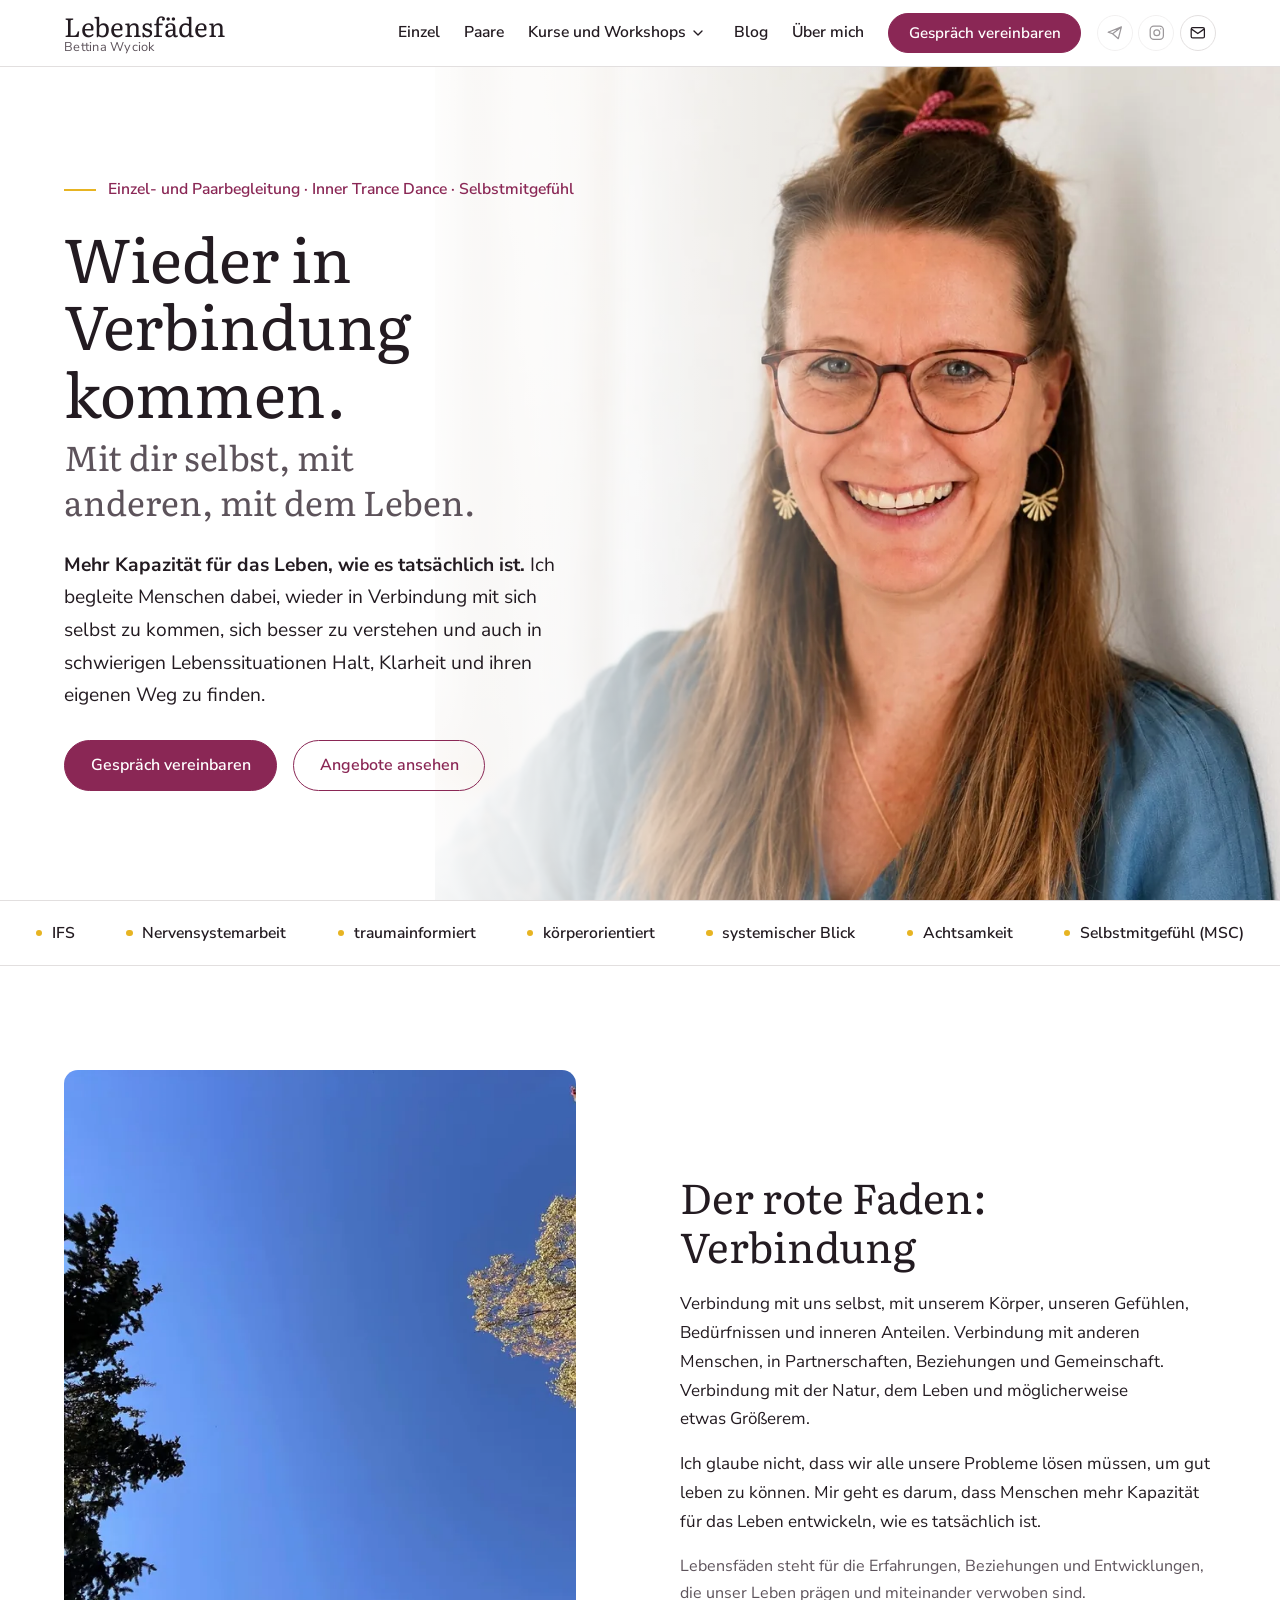
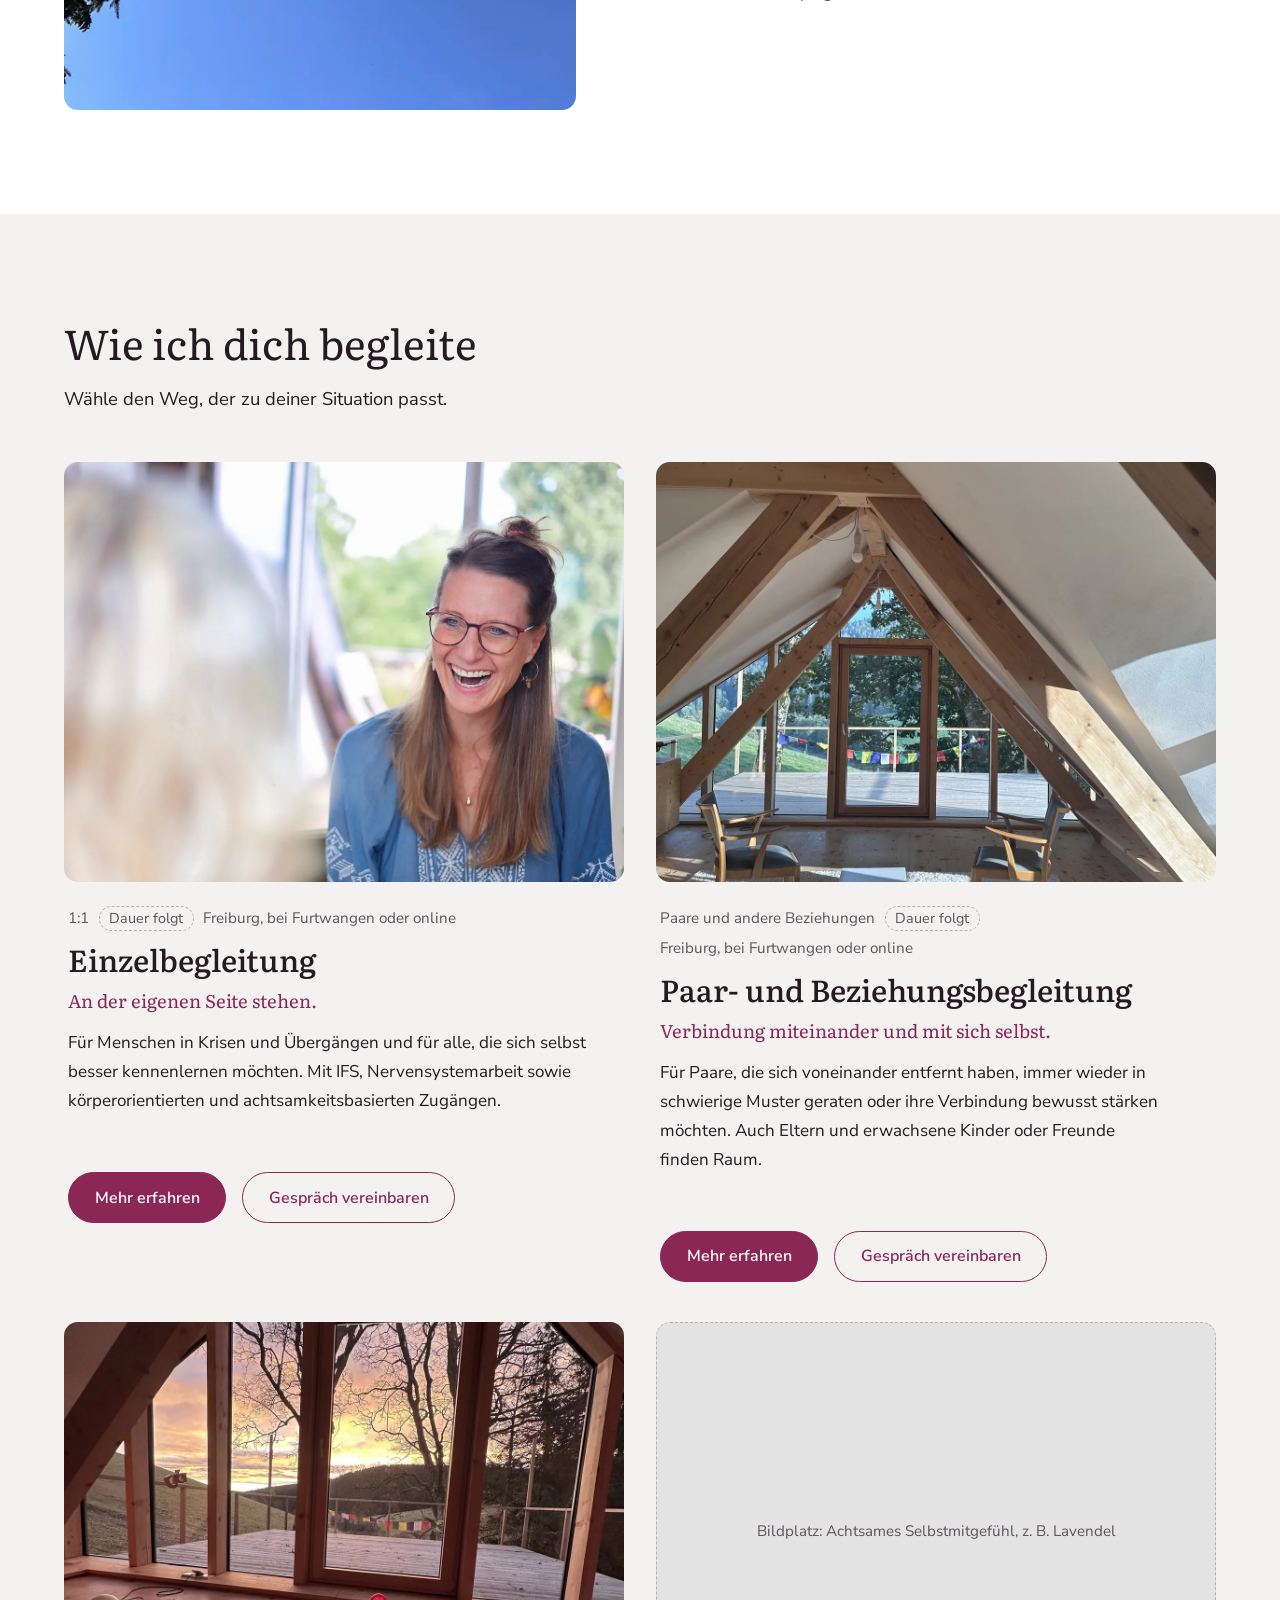
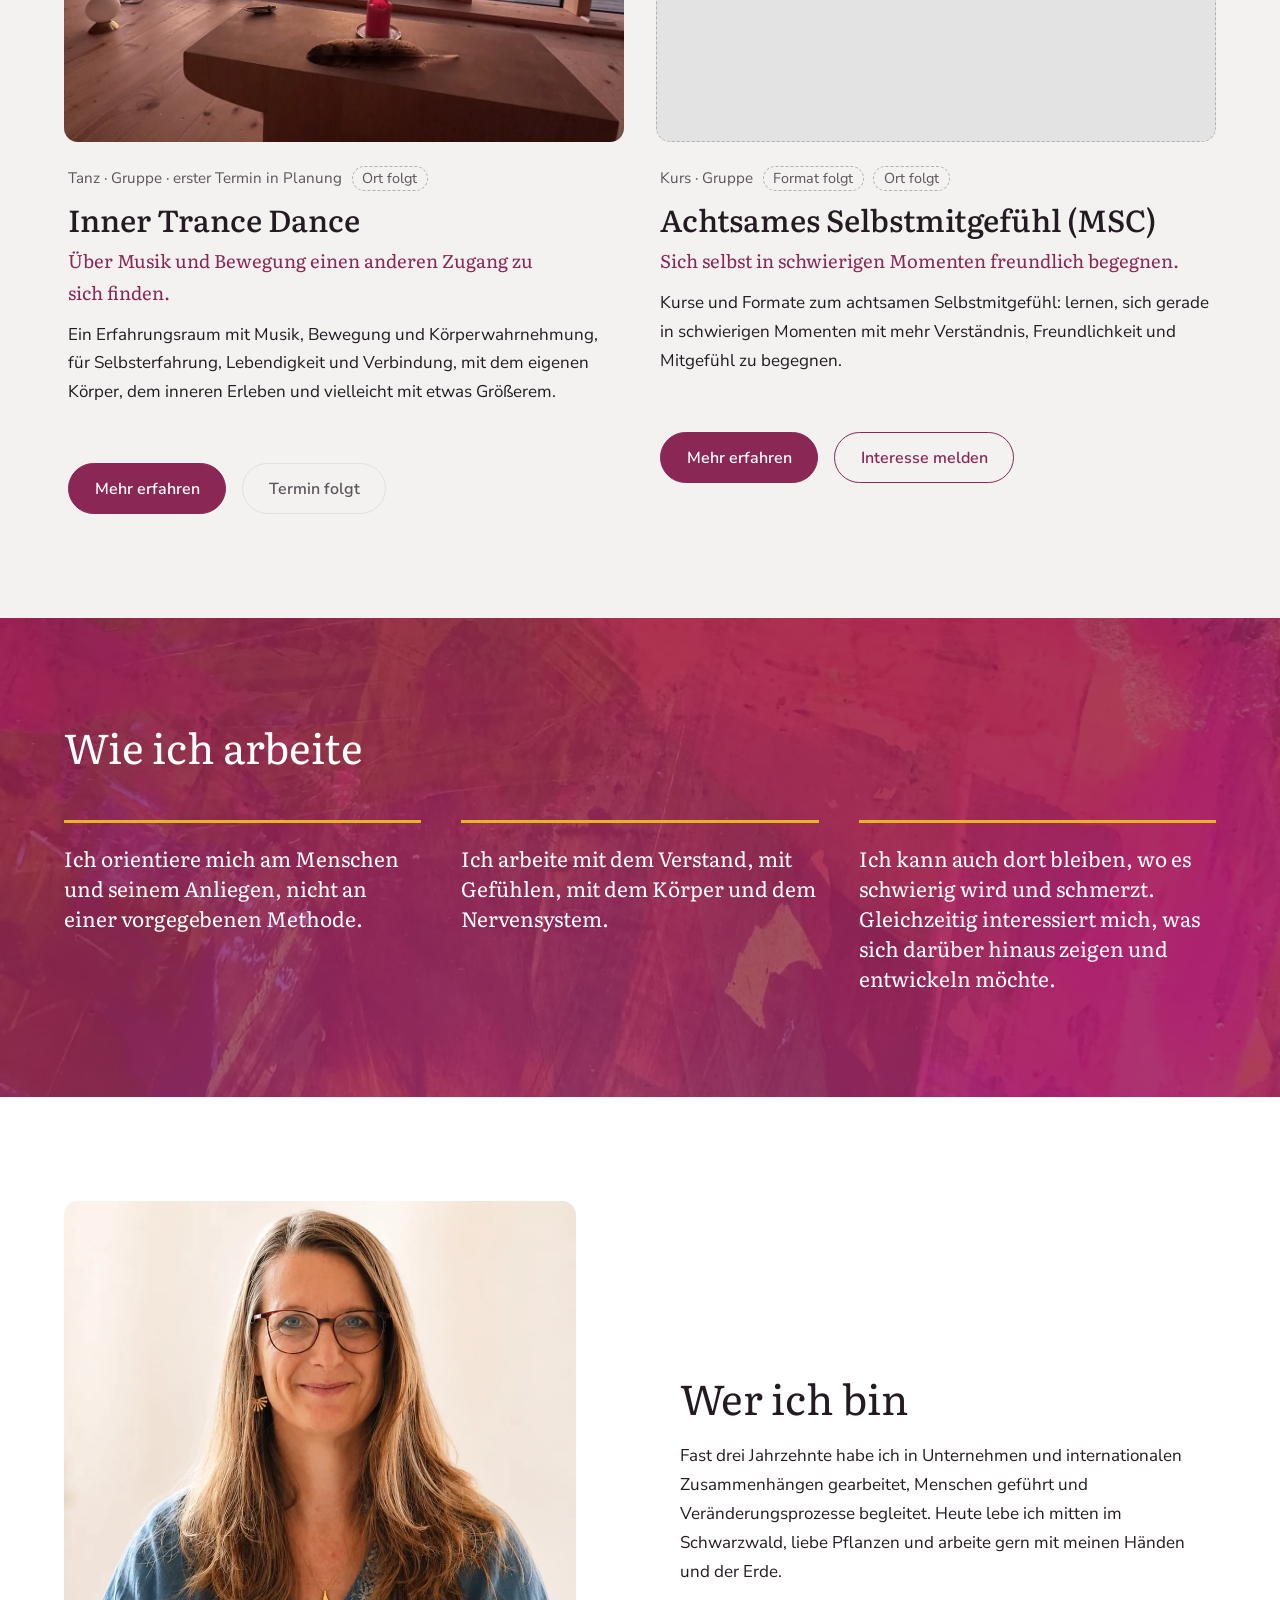
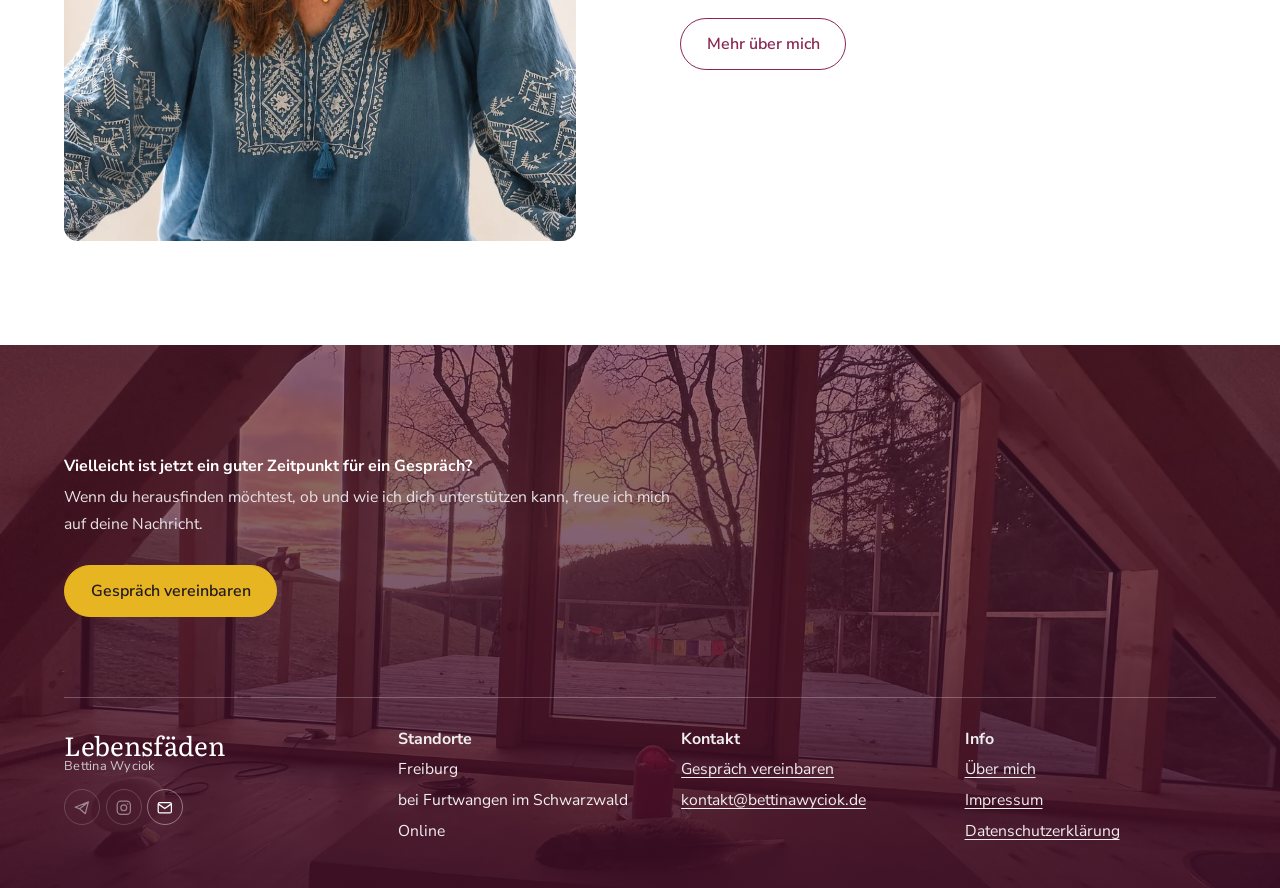
<file: index.html>
<!doctype html>
<html lang="de">
<head>
<meta charset="utf-8">
<meta name="viewport" content="width=device-width, initial-scale=1">
<title>Lebensfäden · Bettina Wyciok</title>
<meta name="robots" content="noindex, nofollow"><!-- Entwurf: vor dem Live-Gang entfernen -->
<meta name="theme-color" content="#ffffff">
<link rel="preload" href="schriften/literata-latin-400-normal.woff2" as="font" type="font/woff2" crossorigin>
<link rel="preload" href="schriften/nunito-sans-latin-400-normal.woff2" as="font" type="font/woff2" crossorigin>
<link rel="stylesheet" href="styles.css?v=11">
<script>document.documentElement.classList.add('js')</script>
</head>
<body class="start">
<a class="zum-inhalt" href="#inhalt">Zum Inhalt springen</a>
<header class="kopf"><div class="kopf-innen">
  <a class="marke" href="./"><strong>Lebensfäden</strong><span>Bettina Wyciok</span></a>
  <div class="kopf-rechts">
    <nav class="hauptmenue" id="menue" aria-label="Hauptmenü"><a href="einzelbegleitung/">Einzel</a><a href="paarbegleitung/">Paare</a><div class="mit-unter"><a class="oben" href="workshops-seminare/">Kurse und Workshops</a><button class="unter-knopf" type="button" aria-expanded="false" aria-label="Untermenü Kurse und Workshops"><svg viewBox="0 0 24 24" aria-hidden="true"><path d="M6 9l6 6 6-6"/></svg></button><ul class="unter-menue"><li><a href="inner-trance-dance/">Inner Trance Dance</a></li><li><a href="workshops-seminare/">Achtsames Selbstmitgefühl (MSC)</a></li></ul></div><a href="blog/">Blog</a><a href="about/">Über mich</a><a class="knopf klein" href="mailto:kontakt@bettinawyciok.de?subject=Gespräch%20vereinbaren">Gespräch vereinbaren</a><div class="icons icons-menue"><span class="icon aus" title="Telegram-Gruppe: Link folgt" aria-label="Telegram-Gruppe (Link folgt)"><svg viewBox="0 0 24 24" aria-hidden="true"><path d="M21 4L3 11.2l6 2.1M21 4l-4.2 16L9 13.3M21 4L9 13.3"/></svg></span><span class="icon aus" title="Instagram: Link folgt" aria-label="Instagram (Link folgt)"><svg viewBox="0 0 24 24" aria-hidden="true"><rect x="3" y="3" width="18" height="18" rx="5"/><circle cx="12" cy="12" r="4"/><circle cx="17.3" cy="6.7" r=".9" fill="currentColor" stroke="none"/></svg></span><a class="icon" href="mailto:kontakt@bettinawyciok.de?subject=Anfrage" aria-label="E-Mail"><svg viewBox="0 0 24 24" aria-hidden="true"><rect x="3" y="5" width="18" height="14" rx="2"/><path d="M3.5 7l8.5 6 8.5-6"/></svg></a></div></nav>
    <div class="icons"><span class="icon aus" title="Telegram-Gruppe: Link folgt" aria-label="Telegram-Gruppe (Link folgt)"><svg viewBox="0 0 24 24" aria-hidden="true"><path d="M21 4L3 11.2l6 2.1M21 4l-4.2 16L9 13.3M21 4L9 13.3"/></svg></span><span class="icon aus" title="Instagram: Link folgt" aria-label="Instagram (Link folgt)"><svg viewBox="0 0 24 24" aria-hidden="true"><rect x="3" y="3" width="18" height="18" rx="5"/><circle cx="12" cy="12" r="4"/><circle cx="17.3" cy="6.7" r=".9" fill="currentColor" stroke="none"/></svg></span><a class="icon" href="mailto:kontakt@bettinawyciok.de?subject=Anfrage" aria-label="E-Mail"><svg viewBox="0 0 24 24" aria-hidden="true"><rect x="3" y="5" width="18" height="14" rx="2"/><path d="M3.5 7l8.5 6 8.5-6"/></svg></a></div>
    <button class="menue-knopf" type="button" aria-expanded="false" aria-controls="menue" aria-label="Menü öffnen"><svg viewBox="0 0 24 24" aria-hidden="true"><path d="M4 7h16M4 12h16M4 17h16"/></svg></button>
  </div>
</div></header>
<main id="inhalt">

<section class="hero">
  <img class="hg" src="bilder/hero.webp" width="1536" height="1024" alt="">
  <div class="hero-inhalt">
    <p class="ueberzeile">Einzel- und Paarbegleitung · Inner Trance Dance · Selbstmitgefühl</p>
    <h1>Wieder in Verbindung kommen.<span class="zweite">Mit dir selbst, mit anderen, mit dem Leben.</span></h1>
    <p class="lead"><strong>Mehr Kapazität für das Leben, wie es tatsächlich ist.</strong> Ich begleite Menschen dabei, wieder in Verbindung mit sich selbst zu kommen, sich besser zu verstehen und auch in schwierigen Lebenssituationen Halt, Klarheit und ihren eigenen Weg zu finden.</p>
    <div class="knoepfe"><a class="knopf" href="mailto:kontakt@bettinawyciok.de?subject=Gespräch%20vereinbaren">Gespräch vereinbaren</a><a class="knopf leise" href="#angebote">Angebote ansehen</a></div>
  </div>
</section>
<div class="methoden"><ul><li>IFS</li><li>Nervensystemarbeit</li><li>traumainformiert</li><li>körperorientiert</li><li>systemischer Blick</li><li>Achtsamkeit</li><li>Selbstmitgefühl (MSC)</li></ul></div>

<!-- TERMINE:start art=alle rahmen=section max=3 titel="Nächste Termine" --><!-- TERMINE:end -->

<section class="abschnitt"><div class="innen zweispaltig umgekehrt">
  <div class="text faden-text">
    <h2>Der rote Faden: Verbindung</h2>
    <p>Verbindung mit uns selbst, mit unserem Körper, unseren Gefühlen, Bedürfnissen und inneren Anteilen. Verbindung mit anderen Menschen, in Partnerschaften, Beziehungen und Gemeinschaft. Verbindung mit der Natur, dem Leben und möglicherweise etwas Größerem.</p>
    <p>Ich glaube nicht, dass wir alle unsere Probleme lösen müssen, um gut leben zu können. Mir geht es darum, dass Menschen mehr Kapazität für das Leben entwickeln, wie es tatsächlich ist.</p>
    <p class="kleinzeile">Lebensfäden steht für die Erfahrungen, Beziehungen und Entwicklungen, die unser Leben prägen und miteinander verwoben sind.</p>
  </div>
  <figure class="foto weit"><img src="bilder/faden.webp" width="1000" height="750" alt="" loading="lazy"></figure>
</div></section>

<section class="abschnitt tint" id="angebote"><div class="innen">
  <h2>Wie ich dich begleite</h2>
  <p class="einleitung">Wähle den Weg, der zu deiner Situation passt.</p>
  <div class="angebote">
    <article class="angebot">
      <div class="bild"><img src="bilder/einzel.webp" width="1600" height="1066" alt="Bettina lacht im Gespräch" loading="lazy"></div>
      <div class="angebot-text">
        <p class="fakt">1:1 <span class="fehlt">Dauer folgt</span> Freiburg, bei Furtwangen oder online</p>
        <h3>Einzelbegleitung</h3>
        <p class="claim">An der eigenen Seite stehen.</p>
        <p class="t">Für Menschen in Krisen und Übergängen und für alle, die sich selbst besser kennenlernen möchten. Mit IFS, Nervensystemarbeit sowie körperorientierten und achtsamkeitsbasierten Zugängen.</p>
        <div class="knoepfe"><a class="knopf" href="einzelbegleitung/">Mehr erfahren</a><a class="knopf leise" href="mailto:kontakt@bettinawyciok.de?subject=Gespräch%20Einzelbegleitung">Gespräch vereinbaren</a></div>
      </div>
    </article>
    <article class="angebot">
      <div class="bild"><img src="bilder/raum.webp" width="1200" height="1600" alt="Der Praxisraum unter dem Dach mit Teppich, Kissen und Blick ins Grüne" loading="lazy"></div>
      <div class="angebot-text">
        <p class="fakt">Paare und andere Beziehungen <span class="fehlt">Dauer folgt</span> Freiburg, bei Furtwangen oder online</p>
        <h3>Paar- und Beziehungsbegleitung</h3>
        <p class="claim">Verbindung miteinander und mit sich selbst.</p>
        <p class="t">Für Paare, die sich voneinander entfernt haben, immer wieder in schwierige Muster geraten oder ihre Verbindung bewusst stärken möchten. Auch Eltern und erwachsene Kinder oder Freunde finden Raum.</p>
        <div class="knoepfe"><a class="knopf" href="paarbegleitung/">Mehr erfahren</a><a class="knopf leise" href="mailto:kontakt@bettinawyciok.de?subject=Gespräch%20Paarbegleitung">Gespräch vereinbaren</a></div>
      </div>
    </article>
    <article class="angebot">
      <div class="bild"><img src="bilder/itd.webp" width="1200" height="1600" alt="" loading="lazy"></div>
      <div class="angebot-text">
        <p class="fakt">Tanz · Gruppe · erster Termin in Planung <span class="fehlt">Ort folgt</span></p>
        <h3>Inner Trance Dance</h3>
        <p class="claim">Über Musik und Bewegung einen anderen Zugang zu sich finden.</p>
        <p class="t">Ein Erfahrungsraum mit Musik, Bewegung und Körperwahrnehmung, für Selbsterfahrung, Lebendigkeit und Verbindung, mit dem eigenen Körper, dem inneren Erleben und vielleicht mit etwas Größerem.</p>
        <div class="knoepfe"><a class="knopf" href="inner-trance-dance/">Mehr erfahren</a><span class="knopf aus">Termin folgt</span></div>
      </div>
    </article>
    <article class="angebot">
      <div class="bild"><figure class="platzhalter r43" role="img" aria-label="Platzhalter für Bild: Achtsames Selbstmitgefühl, z. B. Lavendel"><span>Bildplatz: Achtsames Selbstmitgefühl, z. B. Lavendel</span></figure></div>
      <div class="angebot-text">
        <p class="fakt">Kurs · Gruppe <span class="fehlt">Format folgt</span> <span class="fehlt">Ort folgt</span></p>
        <h3>Achtsames Selbstmitgefühl (MSC)</h3>
        <p class="claim">Sich selbst in schwierigen Momenten freundlich begegnen.</p>
        <p class="t">Kurse und Formate zum achtsamen Selbstmitgefühl: lernen, sich gerade in schwierigen Momenten mit mehr Verständnis, Freundlichkeit und Mitgefühl zu begegnen.</p>
        <div class="knoepfe"><a class="knopf" href="workshops-seminare/">Mehr erfahren</a><a class="knopf leise" href="mailto:kontakt@bettinawyciok.de?subject=Interesse%20an%20MSC">Interesse melden</a></div>
      </div>
    </article>
  </div>
</div></section>

<section class="abschnitt kraft">
  <img class="kraft-bg" src="bilder/arbeit.webp" width="1484" height="1492" alt="" loading="lazy">
  <div class="innen">
    <h2>Wie ich arbeite</h2>
    <div class="drei">
      <div>Ich orientiere mich am Menschen und seinem Anliegen, nicht an einer vorgegebenen Methode.</div>
      <div>Ich arbeite mit dem Verstand, mit Gefühlen, mit dem Körper und dem Nervensystem.</div>
      <div>Ich kann auch dort bleiben, wo es schwierig wird und schmerzt. Gleichzeitig interessiert mich, was sich darüber hinaus zeigen und entwickeln möchte.</div>
    </div>
  </div>
</section>

<section class="abschnitt"><div class="innen zweispaltig">
  <figure class="foto"><img src="bilder/person.webp" width="1224" height="1229" alt="Bettina Wyciok, Porträt in blauer Bluse mit Stickerei" loading="lazy"></figure>
  <div class="text">
    <h2>Wer ich bin</h2>
    <p>Fast drei Jahrzehnte habe ich in Unternehmen und internationalen Zusammenhängen gearbeitet, Menschen geführt und Veränderungsprozesse begleitet. Heute lebe ich mitten im Schwarzwald, liebe Pflanzen und arbeite gern mit meinen Händen und der Erde.</p>
    <div class="knoepfe"><a class="knopf leise" href="about/">Mehr über mich</a></div>
  </div>
</div></section>

<!-- BLOG-TEASER:start max=3 --><!-- BLOG-TEASER:end -->

</main>
<footer class="fuss">
  <img class="fuss-bg" src="bilder/fuss.webp" width="1800" height="1350" alt="">
  <div class="fuss-innen">
    <div class="fuss-cta"><h2>Vielleicht ist jetzt ein guter Zeitpunkt für ein Gespräch?</h2><p>Wenn du herausfinden möchtest, ob und wie ich dich unterstützen kann, freue ich mich auf deine Nachricht.</p><div class="knoepfe"><a class="knopf hell" href="mailto:kontakt@bettinawyciok.de?subject=Gespräch%20vereinbaren">Gespräch vereinbaren</a></div></div>
    <div class="fuss-spalten">
      <div><a class="marke" href="./"><strong>Lebensfäden</strong><span>Bettina Wyciok</span></a><div class="icons"><span class="icon aus" title="Telegram-Gruppe: Link folgt" aria-label="Telegram-Gruppe (Link folgt)"><svg viewBox="0 0 24 24" aria-hidden="true"><path d="M21 4L3 11.2l6 2.1M21 4l-4.2 16L9 13.3M21 4L9 13.3"/></svg></span><span class="icon aus" title="Instagram: Link folgt" aria-label="Instagram (Link folgt)"><svg viewBox="0 0 24 24" aria-hidden="true"><rect x="3" y="3" width="18" height="18" rx="5"/><circle cx="12" cy="12" r="4"/><circle cx="17.3" cy="6.7" r=".9" fill="currentColor" stroke="none"/></svg></span><a class="icon" href="mailto:kontakt@bettinawyciok.de?subject=Anfrage" aria-label="E-Mail"><svg viewBox="0 0 24 24" aria-hidden="true"><rect x="3" y="5" width="18" height="14" rx="2"/><path d="M3.5 7l8.5 6 8.5-6"/></svg></a></div></div>
      <div><h2>Standorte</h2><p>Freiburg</p><p>bei Furtwangen im Schwarzwald</p><p>Online</p></div>
      <div><h2>Kontakt</h2><p><a href="mailto:kontakt@bettinawyciok.de?subject=Gespräch%20vereinbaren">Gespräch vereinbaren</a></p><p><a href="mailto:kontakt@bettinawyciok.de?subject=Anfrage">kontakt@bettinawyciok.de</a></p></div>
      <div><h2>Info</h2><p><a href="about/">Über mich</a></p><p><a href="impressum/">Impressum</a></p><p><a href="datenschutzerklarung/">Datenschutzerklärung</a></p></div>
    </div>
  </div>
</footer>
<script src="main.js?v=11" defer></script>
</body>
</html>
</file>
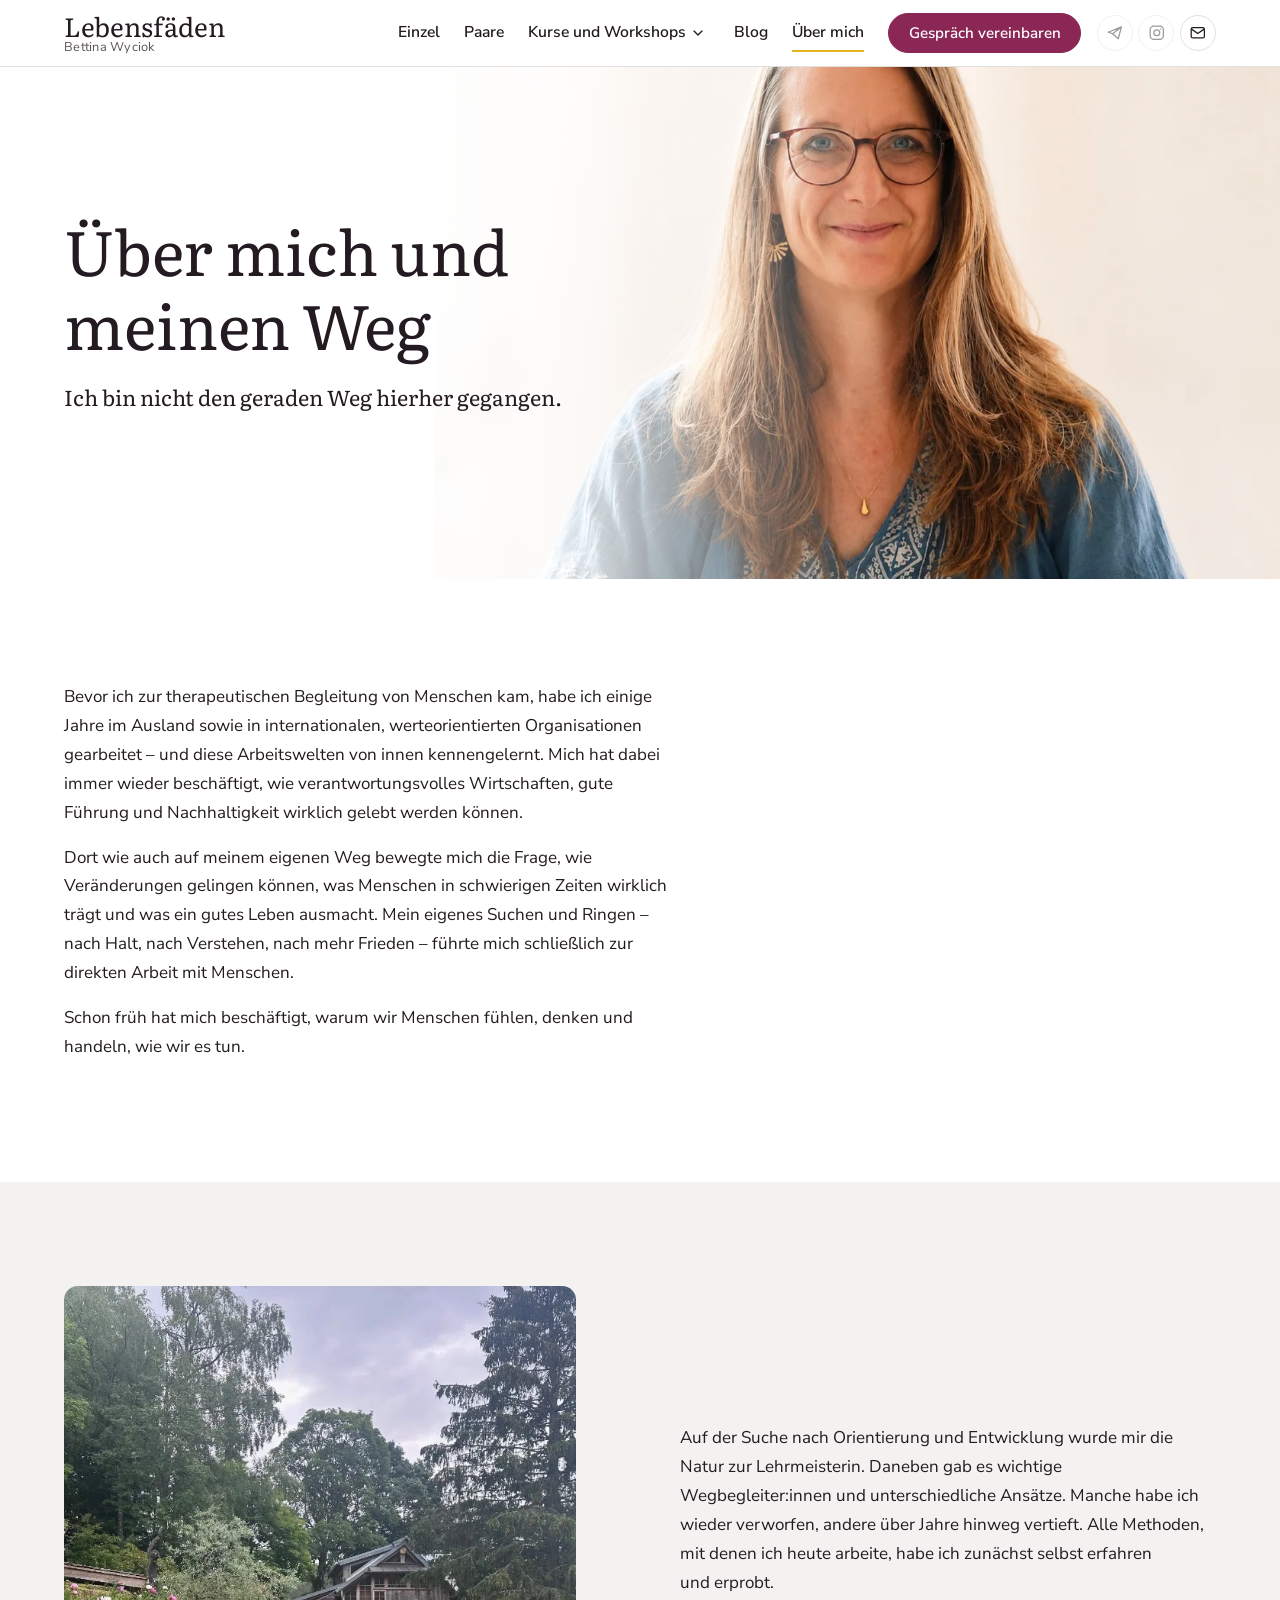
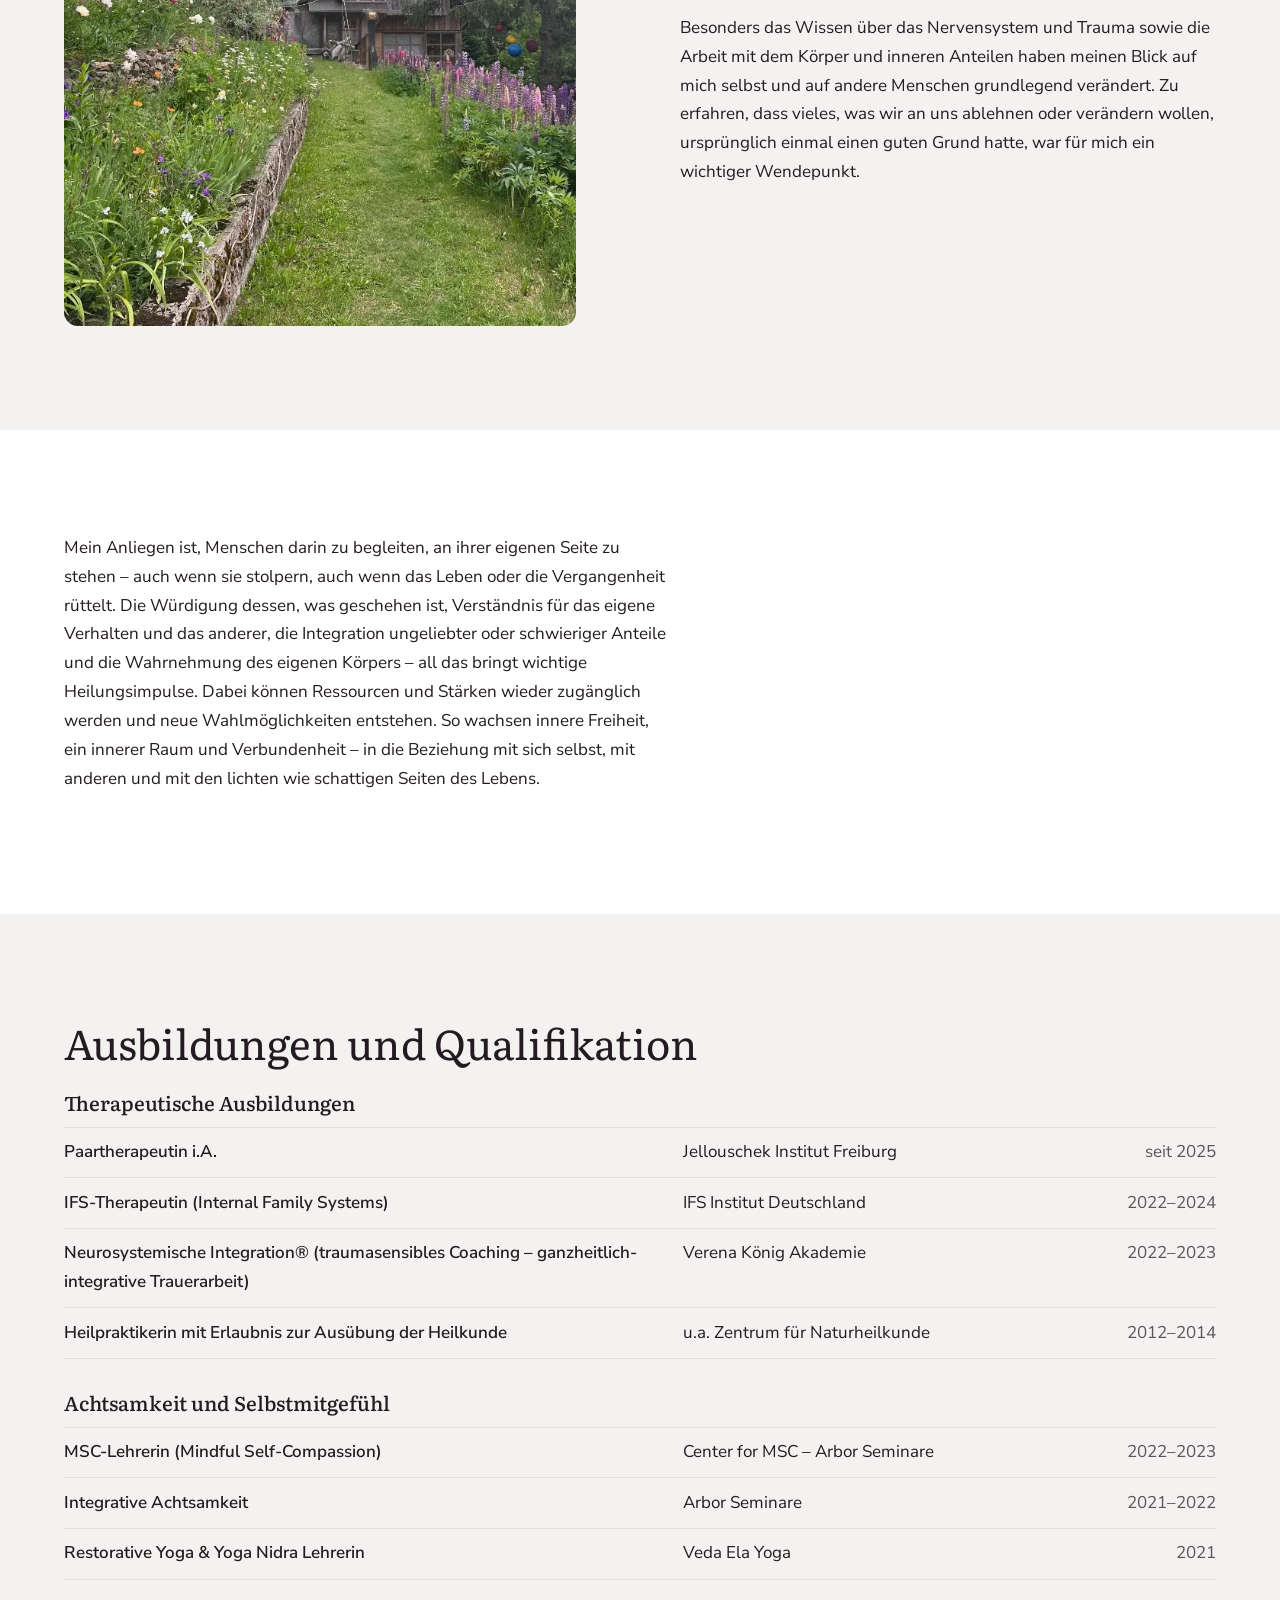
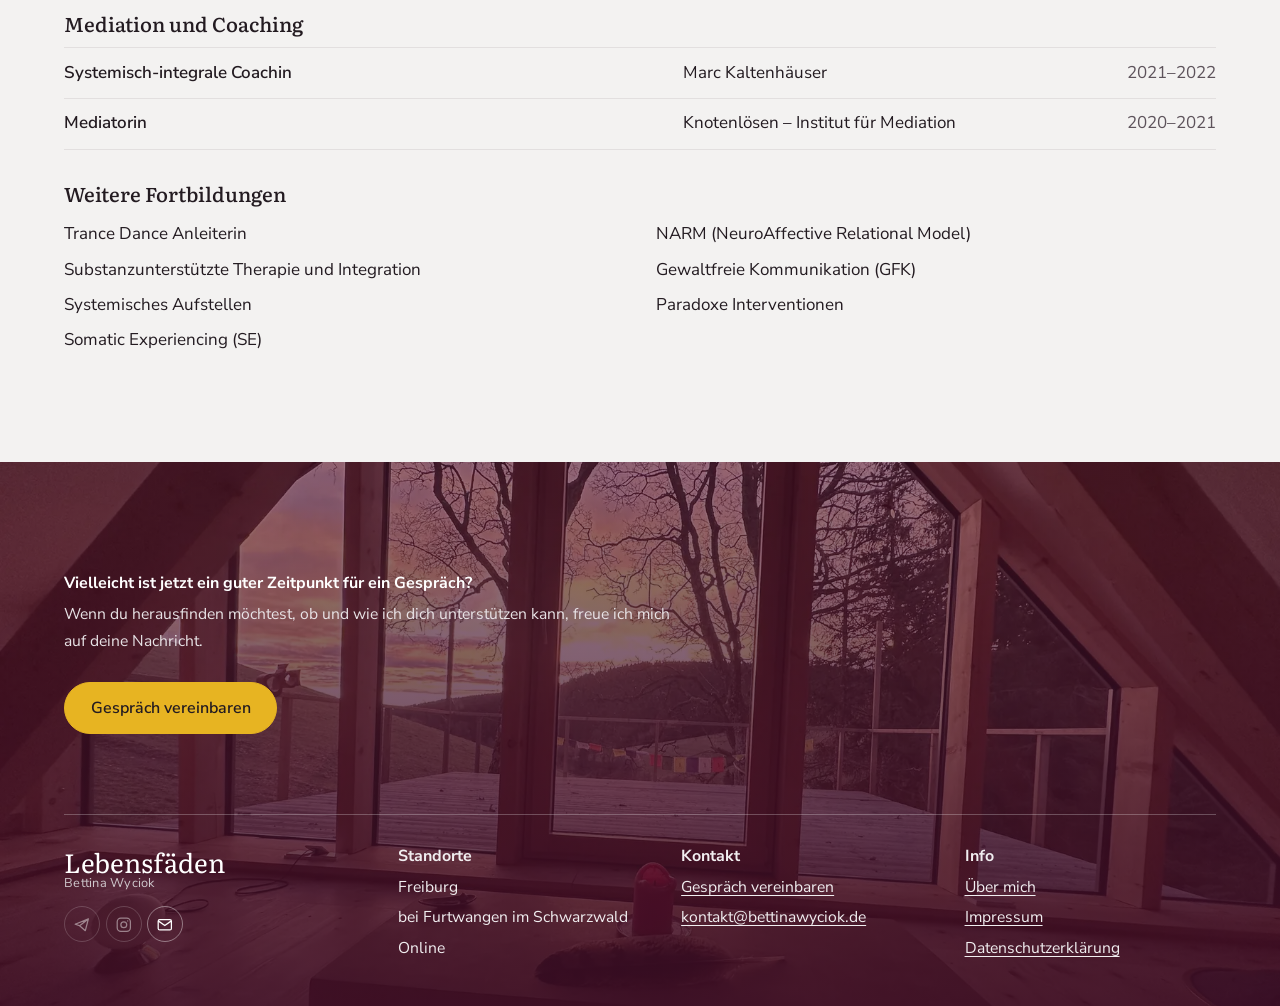
<file: about/index.html>
<!doctype html>
<html lang="de">
<head>
<meta charset="utf-8">
<meta name="viewport" content="width=device-width, initial-scale=1">
<title>Über mich · Lebensfäden</title>
<meta name="robots" content="noindex, nofollow"><!-- Entwurf: vor dem Live-Gang entfernen -->
<meta name="theme-color" content="#ffffff">
<link rel="preload" href="../schriften/literata-latin-400-normal.woff2" as="font" type="font/woff2" crossorigin>
<link rel="preload" href="../schriften/nunito-sans-latin-400-normal.woff2" as="font" type="font/woff2" crossorigin>
<link rel="stylesheet" href="../styles.css?v=11">
<script>document.documentElement.classList.add('js')</script>
</head>
<body class="unter">
<a class="zum-inhalt" href="#inhalt">Zum Inhalt springen</a>
<header class="kopf"><div class="kopf-innen">
  <a class="marke" href="../"><strong>Lebensfäden</strong><span>Bettina Wyciok</span></a>
  <div class="kopf-rechts">
    <nav class="hauptmenue" id="menue" aria-label="Hauptmenü"><a href="../einzelbegleitung/">Einzel</a><a href="../paarbegleitung/">Paare</a><div class="mit-unter"><a class="oben" href="../workshops-seminare/">Kurse und Workshops</a><button class="unter-knopf" type="button" aria-expanded="false" aria-label="Untermenü Kurse und Workshops"><svg viewBox="0 0 24 24" aria-hidden="true"><path d="M6 9l6 6 6-6"/></svg></button><ul class="unter-menue"><li><a href="../inner-trance-dance/">Inner Trance Dance</a></li><li><a href="../workshops-seminare/">Achtsames Selbstmitgefühl (MSC)</a></li></ul></div><a href="../blog/">Blog</a><a href="../about/" aria-current="page">Über mich</a><a class="knopf klein" href="mailto:kontakt@bettinawyciok.de?subject=Gespräch%20vereinbaren">Gespräch vereinbaren</a><div class="icons icons-menue"><span class="icon aus" title="Telegram-Gruppe: Link folgt" aria-label="Telegram-Gruppe (Link folgt)"><svg viewBox="0 0 24 24" aria-hidden="true"><path d="M21 4L3 11.2l6 2.1M21 4l-4.2 16L9 13.3M21 4L9 13.3"/></svg></span><span class="icon aus" title="Instagram: Link folgt" aria-label="Instagram (Link folgt)"><svg viewBox="0 0 24 24" aria-hidden="true"><rect x="3" y="3" width="18" height="18" rx="5"/><circle cx="12" cy="12" r="4"/><circle cx="17.3" cy="6.7" r=".9" fill="currentColor" stroke="none"/></svg></span><a class="icon" href="mailto:kontakt@bettinawyciok.de?subject=Anfrage" aria-label="E-Mail"><svg viewBox="0 0 24 24" aria-hidden="true"><rect x="3" y="5" width="18" height="14" rx="2"/><path d="M3.5 7l8.5 6 8.5-6"/></svg></a></div></nav>
    <div class="icons"><span class="icon aus" title="Telegram-Gruppe: Link folgt" aria-label="Telegram-Gruppe (Link folgt)"><svg viewBox="0 0 24 24" aria-hidden="true"><path d="M21 4L3 11.2l6 2.1M21 4l-4.2 16L9 13.3M21 4L9 13.3"/></svg></span><span class="icon aus" title="Instagram: Link folgt" aria-label="Instagram (Link folgt)"><svg viewBox="0 0 24 24" aria-hidden="true"><rect x="3" y="3" width="18" height="18" rx="5"/><circle cx="12" cy="12" r="4"/><circle cx="17.3" cy="6.7" r=".9" fill="currentColor" stroke="none"/></svg></span><a class="icon" href="mailto:kontakt@bettinawyciok.de?subject=Anfrage" aria-label="E-Mail"><svg viewBox="0 0 24 24" aria-hidden="true"><rect x="3" y="5" width="18" height="14" rx="2"/><path d="M3.5 7l8.5 6 8.5-6"/></svg></a></div>
    <button class="menue-knopf" type="button" aria-expanded="false" aria-controls="menue" aria-label="Menü öffnen"><svg viewBox="0 0 24 24" aria-hidden="true"><path d="M4 7h16M4 12h16M4 17h16"/></svg></button>
  </div>
</div></header>
<main id="inhalt">
<section class="kopfbild"><img class="hg" src="../bilder/ueber-kopf.webp" width="1224" height="1229" alt=""><div class="hero-inhalt"><h1>Über mich und meinen Weg</h1><p class="leitsatz">Ich bin nicht den geraden Weg hierher gegangen.</p></div></section><section class="abschnitt"><div class="innen"><div class="text"><p>Bevor ich zur therapeutischen Begleitung von Menschen kam, habe ich einige Jahre im Ausland sowie in internationalen, werteorientierten Organisationen gearbeitet – und diese Arbeitswelten von innen kennengelernt. Mich hat dabei immer wieder beschäftigt, wie verantwortungsvolles Wirtschaften, gute Führung und Nachhaltigkeit wirklich gelebt werden können.</p><p>Dort wie auch auf meinem eigenen Weg bewegte mich die Frage, wie Veränderungen gelingen können, was Menschen in schwierigen Zeiten wirklich trägt und was ein gutes Leben ausmacht. Mein eigenes Suchen und Ringen – nach Halt, nach Verstehen, nach mehr Frieden – führte mich schließlich zur direkten Arbeit mit Menschen.</p><p>Schon früh hat mich beschäftigt, warum wir Menschen fühlen, denken und handeln, wie wir es tun.</p></div></div></section><section class="abschnitt tint"><div class="innen"><div class="zweispaltig umgekehrt"><div class="text"><p>Auf der Suche nach Orientierung und Entwicklung wurde mir die Natur zur Lehrmeisterin. Daneben gab es wichtige Wegbegleiter:innen und unterschiedliche Ansätze. Manche habe ich wieder verworfen, andere über Jahre hinweg vertieft. Alle Methoden, mit denen ich heute arbeite, habe ich zunächst selbst erfahren und erprobt.</p><p>Besonders das Wissen über das Nervensystem und Trauma sowie die Arbeit mit dem Körper und inneren Anteilen haben meinen Blick auf mich selbst und auf andere Menschen grundlegend verändert. Zu erfahren, dass vieles, was wir an uns ablehnen oder verändern wollen, ursprünglich einmal einen guten Grund hatte, war für mich ein wichtiger Wendepunkt.</p></div><figure class="foto weit"><img src="../bilder/ort.webp" width="1125" height="839" alt="Das Haus im Schwarzwald mit Garten" loading="lazy"></figure></div></div></section><section class="abschnitt"><div class="innen"><div class="text"><p>Mein Anliegen ist, Menschen darin zu begleiten, an ihrer eigenen Seite zu stehen – auch wenn sie stolpern, auch wenn das Leben oder die Vergangenheit rüttelt. Die Würdigung dessen, was geschehen ist, Verständnis für das eigene Verhalten und das anderer, die Integration ungeliebter oder schwieriger Anteile und die Wahrnehmung des eigenen Körpers – all das bringt wichtige Heilungsimpulse. Dabei können Ressourcen und Stärken wieder zugänglich werden und neue Wahlmöglichkeiten entstehen. So wachsen innere Freiheit, ein innerer Raum und Verbundenheit – in die Beziehung mit sich selbst, mit anderen und mit den lichten wie schattigen Seiten des Lebens.</p></div></div></section><section class="abschnitt tint"><div class="innen"><h2>Ausbildungen und Qualifikation</h2><h3 class="gruppe">Therapeutische Ausbildungen</h3><ul class="qualis"><li><span class="titel">Paartherapeutin i.A.</span><span class="institut">Jellouschek Institut Freiburg</span><span class="jahr">seit 2025</span></li><li><span class="titel">IFS-Therapeutin (Internal Family Systems)</span><span class="institut">IFS Institut Deutschland</span><span class="jahr">2022–2024</span></li><li><span class="titel">Neurosystemische Integration® (traumasensibles Coaching – ganzheitlich-integrative Trauerarbeit)</span><span class="institut">Verena König Akademie</span><span class="jahr">2022–2023</span></li><li><span class="titel">Heilpraktikerin mit Erlaubnis zur Ausübung der Heilkunde</span><span class="institut">u.a. Zentrum für Naturheilkunde</span><span class="jahr">2012–2014</span></li></ul><h3 class="gruppe">Achtsamkeit und Selbstmitgefühl</h3><ul class="qualis"><li><span class="titel">MSC-Lehrerin (Mindful Self-Compassion)</span><span class="institut">Center for MSC – Arbor Seminare</span><span class="jahr">2022–2023</span></li><li><span class="titel">Integrative Achtsamkeit</span><span class="institut">Arbor Seminare</span><span class="jahr">2021–2022</span></li><li><span class="titel">Restorative Yoga &amp; Yoga Nidra Lehrerin</span><span class="institut">Veda Ela Yoga</span><span class="jahr">2021</span></li></ul><h3 class="gruppe">Mediation und Coaching</h3><ul class="qualis"><li><span class="titel">Systemisch-integrale Coachin</span><span class="institut">Marc Kaltenhäuser</span><span class="jahr">2021–2022</span></li><li><span class="titel">Mediatorin</span><span class="institut">Knotenlösen – Institut für Mediation</span><span class="jahr">2020–2021</span></li></ul><h3 class="gruppe">Weitere Fortbildungen</h3><ul class="einfach"><li>Trance Dance Anleiterin</li><li>Substanzunterstützte Therapie und Integration</li><li>Systemisches Aufstellen</li><li>Somatic Experiencing (SE)</li><li>NARM (NeuroAffective Relational Model)</li><li>Gewaltfreie Kommunikation (GFK)</li><li>Paradoxe Interventionen</li></ul></div></section>
</main>
<footer class="fuss">
  <img class="fuss-bg" src="../bilder/fuss.webp" width="1800" height="1350" alt="">
  <div class="fuss-innen">
    <div class="fuss-cta"><h2>Vielleicht ist jetzt ein guter Zeitpunkt für ein Gespräch?</h2><p>Wenn du herausfinden möchtest, ob und wie ich dich unterstützen kann, freue ich mich auf deine Nachricht.</p><div class="knoepfe"><a class="knopf hell" href="mailto:kontakt@bettinawyciok.de?subject=Gespräch%20vereinbaren">Gespräch vereinbaren</a></div></div>
    <div class="fuss-spalten">
      <div><a class="marke" href="../"><strong>Lebensfäden</strong><span>Bettina Wyciok</span></a><div class="icons"><span class="icon aus" title="Telegram-Gruppe: Link folgt" aria-label="Telegram-Gruppe (Link folgt)"><svg viewBox="0 0 24 24" aria-hidden="true"><path d="M21 4L3 11.2l6 2.1M21 4l-4.2 16L9 13.3M21 4L9 13.3"/></svg></span><span class="icon aus" title="Instagram: Link folgt" aria-label="Instagram (Link folgt)"><svg viewBox="0 0 24 24" aria-hidden="true"><rect x="3" y="3" width="18" height="18" rx="5"/><circle cx="12" cy="12" r="4"/><circle cx="17.3" cy="6.7" r=".9" fill="currentColor" stroke="none"/></svg></span><a class="icon" href="mailto:kontakt@bettinawyciok.de?subject=Anfrage" aria-label="E-Mail"><svg viewBox="0 0 24 24" aria-hidden="true"><rect x="3" y="5" width="18" height="14" rx="2"/><path d="M3.5 7l8.5 6 8.5-6"/></svg></a></div></div>
      <div><h2>Standorte</h2><p>Freiburg</p><p>bei Furtwangen im Schwarzwald</p><p>Online</p></div>
      <div><h2>Kontakt</h2><p><a href="mailto:kontakt@bettinawyciok.de?subject=Gespräch%20vereinbaren">Gespräch vereinbaren</a></p><p><a href="mailto:kontakt@bettinawyciok.de?subject=Anfrage">kontakt@bettinawyciok.de</a></p></div>
      <div><h2>Info</h2><p><a href="../about/">Über mich</a></p><p><a href="../impressum/">Impressum</a></p><p><a href="../datenschutzerklarung/">Datenschutzerklärung</a></p></div>
    </div>
  </div>
</footer>
<script src="../main.js?v=11" defer></script>
</body>
</html>
</file>
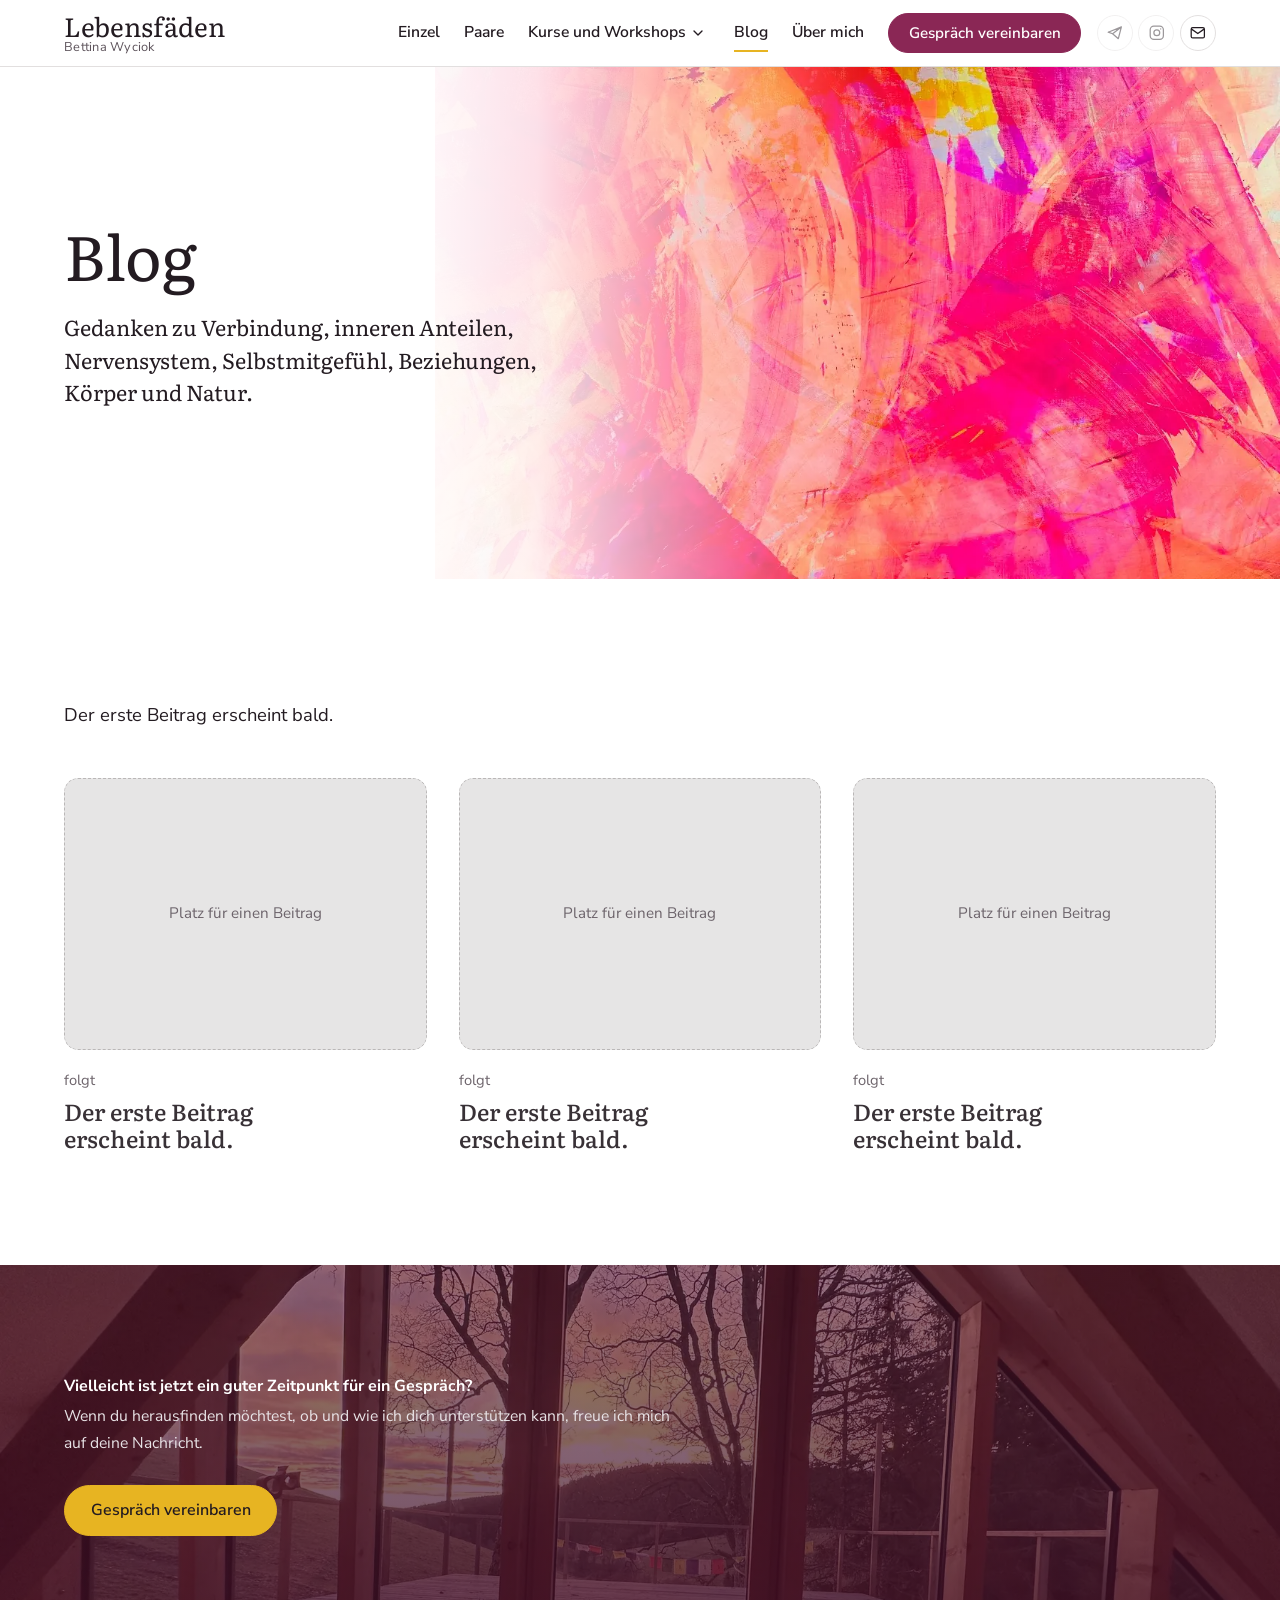
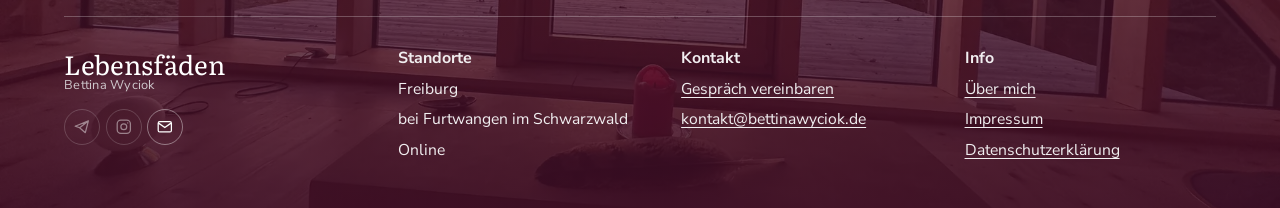
<file: blog/index.html>
<!doctype html>
<html lang="de">
<head>
<meta charset="utf-8">
<meta name="viewport" content="width=device-width, initial-scale=1">
<title>Blog · Lebensfäden</title>
<meta name="robots" content="noindex, nofollow"><!-- Entwurf: vor dem Live-Gang entfernen -->
<meta name="theme-color" content="#ffffff">
<link rel="preload" href="../schriften/literata-latin-400-normal.woff2" as="font" type="font/woff2" crossorigin>
<link rel="preload" href="../schriften/nunito-sans-latin-400-normal.woff2" as="font" type="font/woff2" crossorigin>
<link rel="stylesheet" href="../styles.css?v=11">
<script>document.documentElement.classList.add('js')</script>
</head>
<body class="unter">
<a class="zum-inhalt" href="#inhalt">Zum Inhalt springen</a>
<header class="kopf"><div class="kopf-innen">
  <a class="marke" href="../"><strong>Lebensfäden</strong><span>Bettina Wyciok</span></a>
  <div class="kopf-rechts">
    <nav class="hauptmenue" id="menue" aria-label="Hauptmenü"><a href="../einzelbegleitung/">Einzel</a><a href="../paarbegleitung/">Paare</a><div class="mit-unter"><a class="oben" href="../workshops-seminare/">Kurse und Workshops</a><button class="unter-knopf" type="button" aria-expanded="false" aria-label="Untermenü Kurse und Workshops"><svg viewBox="0 0 24 24" aria-hidden="true"><path d="M6 9l6 6 6-6"/></svg></button><ul class="unter-menue"><li><a href="../inner-trance-dance/">Inner Trance Dance</a></li><li><a href="../workshops-seminare/">Achtsames Selbstmitgefühl (MSC)</a></li></ul></div><a href="../blog/" aria-current="page">Blog</a><a href="../about/">Über mich</a><a class="knopf klein" href="mailto:kontakt@bettinawyciok.de?subject=Gespräch%20vereinbaren">Gespräch vereinbaren</a><div class="icons icons-menue"><span class="icon aus" title="Telegram-Gruppe: Link folgt" aria-label="Telegram-Gruppe (Link folgt)"><svg viewBox="0 0 24 24" aria-hidden="true"><path d="M21 4L3 11.2l6 2.1M21 4l-4.2 16L9 13.3M21 4L9 13.3"/></svg></span><span class="icon aus" title="Instagram: Link folgt" aria-label="Instagram (Link folgt)"><svg viewBox="0 0 24 24" aria-hidden="true"><rect x="3" y="3" width="18" height="18" rx="5"/><circle cx="12" cy="12" r="4"/><circle cx="17.3" cy="6.7" r=".9" fill="currentColor" stroke="none"/></svg></span><a class="icon" href="mailto:kontakt@bettinawyciok.de?subject=Anfrage" aria-label="E-Mail"><svg viewBox="0 0 24 24" aria-hidden="true"><rect x="3" y="5" width="18" height="14" rx="2"/><path d="M3.5 7l8.5 6 8.5-6"/></svg></a></div></nav>
    <div class="icons"><span class="icon aus" title="Telegram-Gruppe: Link folgt" aria-label="Telegram-Gruppe (Link folgt)"><svg viewBox="0 0 24 24" aria-hidden="true"><path d="M21 4L3 11.2l6 2.1M21 4l-4.2 16L9 13.3M21 4L9 13.3"/></svg></span><span class="icon aus" title="Instagram: Link folgt" aria-label="Instagram (Link folgt)"><svg viewBox="0 0 24 24" aria-hidden="true"><rect x="3" y="3" width="18" height="18" rx="5"/><circle cx="12" cy="12" r="4"/><circle cx="17.3" cy="6.7" r=".9" fill="currentColor" stroke="none"/></svg></span><a class="icon" href="mailto:kontakt@bettinawyciok.de?subject=Anfrage" aria-label="E-Mail"><svg viewBox="0 0 24 24" aria-hidden="true"><rect x="3" y="5" width="18" height="14" rx="2"/><path d="M3.5 7l8.5 6 8.5-6"/></svg></a></div>
    <button class="menue-knopf" type="button" aria-expanded="false" aria-controls="menue" aria-label="Menü öffnen"><svg viewBox="0 0 24 24" aria-hidden="true"><path d="M4 7h16M4 12h16M4 17h16"/></svg></button>
  </div>
</div></header>
<main id="inhalt">
<section class="kopfbild"><img class="hg" src="../bilder/blog-kopf.webp" width="1125" height="1125" alt=""><div class="hero-inhalt"><h1>Blog</h1><p class="leitsatz">Gedanken zu Verbindung, inneren Anteilen, Nervensystem, Selbstmitgefühl, Beziehungen, Körper und Natur.</p></div></section><section class="abschnitt"><div class="innen"><!-- BLOG:start --><p class="einleitung">Der erste Beitrag erscheint bald.</p><div class="blog-raster"><div class="beitrag beitrag-leer"><div class="bild"><figure class="platzhalter r43" role="img" aria-label="Platz für einen Beitrag"><span>Platz für einen Beitrag</span></figure></div><span class="datum">folgt</span><h3>Der erste Beitrag erscheint bald.</h3></div><div class="beitrag beitrag-leer"><div class="bild"><figure class="platzhalter r43" role="img" aria-label="Platz für einen Beitrag"><span>Platz für einen Beitrag</span></figure></div><span class="datum">folgt</span><h3>Der erste Beitrag erscheint bald.</h3></div><div class="beitrag beitrag-leer"><div class="bild"><figure class="platzhalter r43" role="img" aria-label="Platz für einen Beitrag"><span>Platz für einen Beitrag</span></figure></div><span class="datum">folgt</span><h3>Der erste Beitrag erscheint bald.</h3></div></div><!-- BLOG:end --></div></section>
</main>
<footer class="fuss">
  <img class="fuss-bg" src="../bilder/fuss.webp" width="1800" height="1350" alt="">
  <div class="fuss-innen">
    <div class="fuss-cta"><h2>Vielleicht ist jetzt ein guter Zeitpunkt für ein Gespräch?</h2><p>Wenn du herausfinden möchtest, ob und wie ich dich unterstützen kann, freue ich mich auf deine Nachricht.</p><div class="knoepfe"><a class="knopf hell" href="mailto:kontakt@bettinawyciok.de?subject=Gespräch%20vereinbaren">Gespräch vereinbaren</a></div></div>
    <div class="fuss-spalten">
      <div><a class="marke" href="../"><strong>Lebensfäden</strong><span>Bettina Wyciok</span></a><div class="icons"><span class="icon aus" title="Telegram-Gruppe: Link folgt" aria-label="Telegram-Gruppe (Link folgt)"><svg viewBox="0 0 24 24" aria-hidden="true"><path d="M21 4L3 11.2l6 2.1M21 4l-4.2 16L9 13.3M21 4L9 13.3"/></svg></span><span class="icon aus" title="Instagram: Link folgt" aria-label="Instagram (Link folgt)"><svg viewBox="0 0 24 24" aria-hidden="true"><rect x="3" y="3" width="18" height="18" rx="5"/><circle cx="12" cy="12" r="4"/><circle cx="17.3" cy="6.7" r=".9" fill="currentColor" stroke="none"/></svg></span><a class="icon" href="mailto:kontakt@bettinawyciok.de?subject=Anfrage" aria-label="E-Mail"><svg viewBox="0 0 24 24" aria-hidden="true"><rect x="3" y="5" width="18" height="14" rx="2"/><path d="M3.5 7l8.5 6 8.5-6"/></svg></a></div></div>
      <div><h2>Standorte</h2><p>Freiburg</p><p>bei Furtwangen im Schwarzwald</p><p>Online</p></div>
      <div><h2>Kontakt</h2><p><a href="mailto:kontakt@bettinawyciok.de?subject=Gespräch%20vereinbaren">Gespräch vereinbaren</a></p><p><a href="mailto:kontakt@bettinawyciok.de?subject=Anfrage">kontakt@bettinawyciok.de</a></p></div>
      <div><h2>Info</h2><p><a href="../about/">Über mich</a></p><p><a href="../impressum/">Impressum</a></p><p><a href="../datenschutzerklarung/">Datenschutzerklärung</a></p></div>
    </div>
  </div>
</footer>
<script src="../main.js?v=11" defer></script>
</body>
</html>
</file>
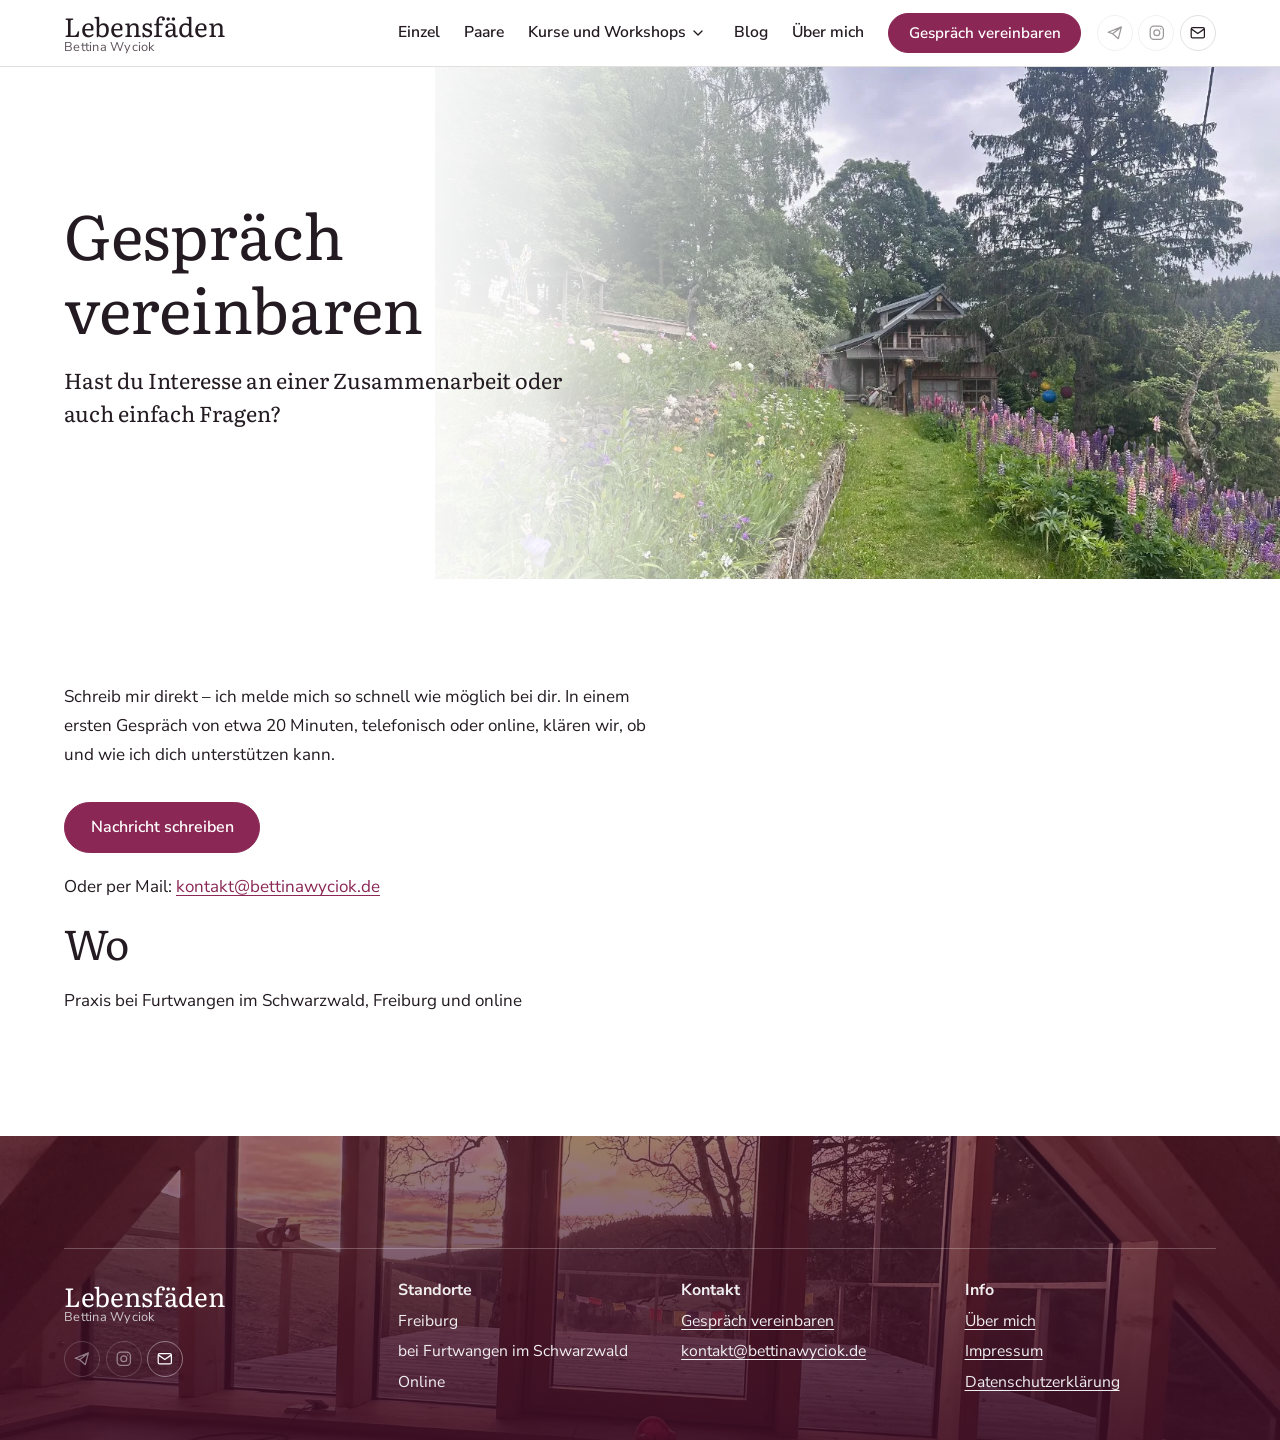
<file: contact/index.html>
<!doctype html>
<html lang="de">
<head>
<meta charset="utf-8">
<meta name="viewport" content="width=device-width, initial-scale=1">
<title>Gespräch vereinbaren · Lebensfäden</title>
<meta name="robots" content="noindex, nofollow"><!-- Entwurf: vor dem Live-Gang entfernen -->
<meta name="theme-color" content="#ffffff">
<link rel="preload" href="../schriften/literata-latin-400-normal.woff2" as="font" type="font/woff2" crossorigin>
<link rel="preload" href="../schriften/nunito-sans-latin-400-normal.woff2" as="font" type="font/woff2" crossorigin>
<link rel="stylesheet" href="../styles.css?v=11">
<script>document.documentElement.classList.add('js')</script>
</head>
<body class="unter">
<a class="zum-inhalt" href="#inhalt">Zum Inhalt springen</a>
<header class="kopf"><div class="kopf-innen">
  <a class="marke" href="../"><strong>Lebensfäden</strong><span>Bettina Wyciok</span></a>
  <div class="kopf-rechts">
    <nav class="hauptmenue" id="menue" aria-label="Hauptmenü"><a href="../einzelbegleitung/">Einzel</a><a href="../paarbegleitung/">Paare</a><div class="mit-unter"><a class="oben" href="../workshops-seminare/">Kurse und Workshops</a><button class="unter-knopf" type="button" aria-expanded="false" aria-label="Untermenü Kurse und Workshops"><svg viewBox="0 0 24 24" aria-hidden="true"><path d="M6 9l6 6 6-6"/></svg></button><ul class="unter-menue"><li><a href="../inner-trance-dance/">Inner Trance Dance</a></li><li><a href="../workshops-seminare/">Achtsames Selbstmitgefühl (MSC)</a></li></ul></div><a href="../blog/">Blog</a><a href="../about/">Über mich</a><a class="knopf klein" href="mailto:kontakt@bettinawyciok.de?subject=Gespräch%20vereinbaren">Gespräch vereinbaren</a><div class="icons icons-menue"><span class="icon aus" title="Telegram-Gruppe: Link folgt" aria-label="Telegram-Gruppe (Link folgt)"><svg viewBox="0 0 24 24" aria-hidden="true"><path d="M21 4L3 11.2l6 2.1M21 4l-4.2 16L9 13.3M21 4L9 13.3"/></svg></span><span class="icon aus" title="Instagram: Link folgt" aria-label="Instagram (Link folgt)"><svg viewBox="0 0 24 24" aria-hidden="true"><rect x="3" y="3" width="18" height="18" rx="5"/><circle cx="12" cy="12" r="4"/><circle cx="17.3" cy="6.7" r=".9" fill="currentColor" stroke="none"/></svg></span><a class="icon" href="mailto:kontakt@bettinawyciok.de?subject=Anfrage" aria-label="E-Mail"><svg viewBox="0 0 24 24" aria-hidden="true"><rect x="3" y="5" width="18" height="14" rx="2"/><path d="M3.5 7l8.5 6 8.5-6"/></svg></a></div></nav>
    <div class="icons"><span class="icon aus" title="Telegram-Gruppe: Link folgt" aria-label="Telegram-Gruppe (Link folgt)"><svg viewBox="0 0 24 24" aria-hidden="true"><path d="M21 4L3 11.2l6 2.1M21 4l-4.2 16L9 13.3M21 4L9 13.3"/></svg></span><span class="icon aus" title="Instagram: Link folgt" aria-label="Instagram (Link folgt)"><svg viewBox="0 0 24 24" aria-hidden="true"><rect x="3" y="3" width="18" height="18" rx="5"/><circle cx="12" cy="12" r="4"/><circle cx="17.3" cy="6.7" r=".9" fill="currentColor" stroke="none"/></svg></span><a class="icon" href="mailto:kontakt@bettinawyciok.de?subject=Anfrage" aria-label="E-Mail"><svg viewBox="0 0 24 24" aria-hidden="true"><rect x="3" y="5" width="18" height="14" rx="2"/><path d="M3.5 7l8.5 6 8.5-6"/></svg></a></div>
    <button class="menue-knopf" type="button" aria-expanded="false" aria-controls="menue" aria-label="Menü öffnen"><svg viewBox="0 0 24 24" aria-hidden="true"><path d="M4 7h16M4 12h16M4 17h16"/></svg></button>
  </div>
</div></header>
<main id="inhalt">
<section class="kopfbild"><img class="hg" src="../bilder/kontakt-kopf.webp" width="1125" height="839" alt=""><div class="hero-inhalt"><h1>Gespräch vereinbaren</h1><p class="leitsatz">Hast du Interesse an einer Zusammenarbeit oder auch einfach Fragen?</p></div></section><section class="abschnitt"><div class="innen"><div class="text"><p>Schreib mir direkt – ich melde mich so schnell wie möglich bei dir. In einem ersten Gespräch von etwa 20 Minuten, telefonisch oder online, klären wir, ob und wie ich dich unterstützen kann.</p><div class="knoepfe"><a class="knopf" href="mailto:kontakt@bettinawyciok.de?subject=Gespräch%20vereinbaren">Nachricht schreiben</a></div><p class="nach-knopf">Oder per Mail: <a href="mailto:kontakt@bettinawyciok.de?subject=Anfrage">kontakt@bettinawyciok.de</a></p><h2>Wo</h2><p>Praxis bei Furtwangen im Schwarzwald, Freiburg und online</p></div></div></section>
</main>
<footer class="fuss">
  <img class="fuss-bg" src="../bilder/fuss.webp" width="1800" height="1350" alt="">
  <div class="fuss-innen">

    <div class="fuss-spalten">
      <div><a class="marke" href="../"><strong>Lebensfäden</strong><span>Bettina Wyciok</span></a><div class="icons"><span class="icon aus" title="Telegram-Gruppe: Link folgt" aria-label="Telegram-Gruppe (Link folgt)"><svg viewBox="0 0 24 24" aria-hidden="true"><path d="M21 4L3 11.2l6 2.1M21 4l-4.2 16L9 13.3M21 4L9 13.3"/></svg></span><span class="icon aus" title="Instagram: Link folgt" aria-label="Instagram (Link folgt)"><svg viewBox="0 0 24 24" aria-hidden="true"><rect x="3" y="3" width="18" height="18" rx="5"/><circle cx="12" cy="12" r="4"/><circle cx="17.3" cy="6.7" r=".9" fill="currentColor" stroke="none"/></svg></span><a class="icon" href="mailto:kontakt@bettinawyciok.de?subject=Anfrage" aria-label="E-Mail"><svg viewBox="0 0 24 24" aria-hidden="true"><rect x="3" y="5" width="18" height="14" rx="2"/><path d="M3.5 7l8.5 6 8.5-6"/></svg></a></div></div>
      <div><h2>Standorte</h2><p>Freiburg</p><p>bei Furtwangen im Schwarzwald</p><p>Online</p></div>
      <div><h2>Kontakt</h2><p><a href="mailto:kontakt@bettinawyciok.de?subject=Gespräch%20vereinbaren">Gespräch vereinbaren</a></p><p><a href="mailto:kontakt@bettinawyciok.de?subject=Anfrage">kontakt@bettinawyciok.de</a></p></div>
      <div><h2>Info</h2><p><a href="../about/">Über mich</a></p><p><a href="../impressum/">Impressum</a></p><p><a href="../datenschutzerklarung/">Datenschutzerklärung</a></p></div>
    </div>
  </div>
</footer>
<script src="../main.js?v=11" defer></script>
</body>
</html>
</file>
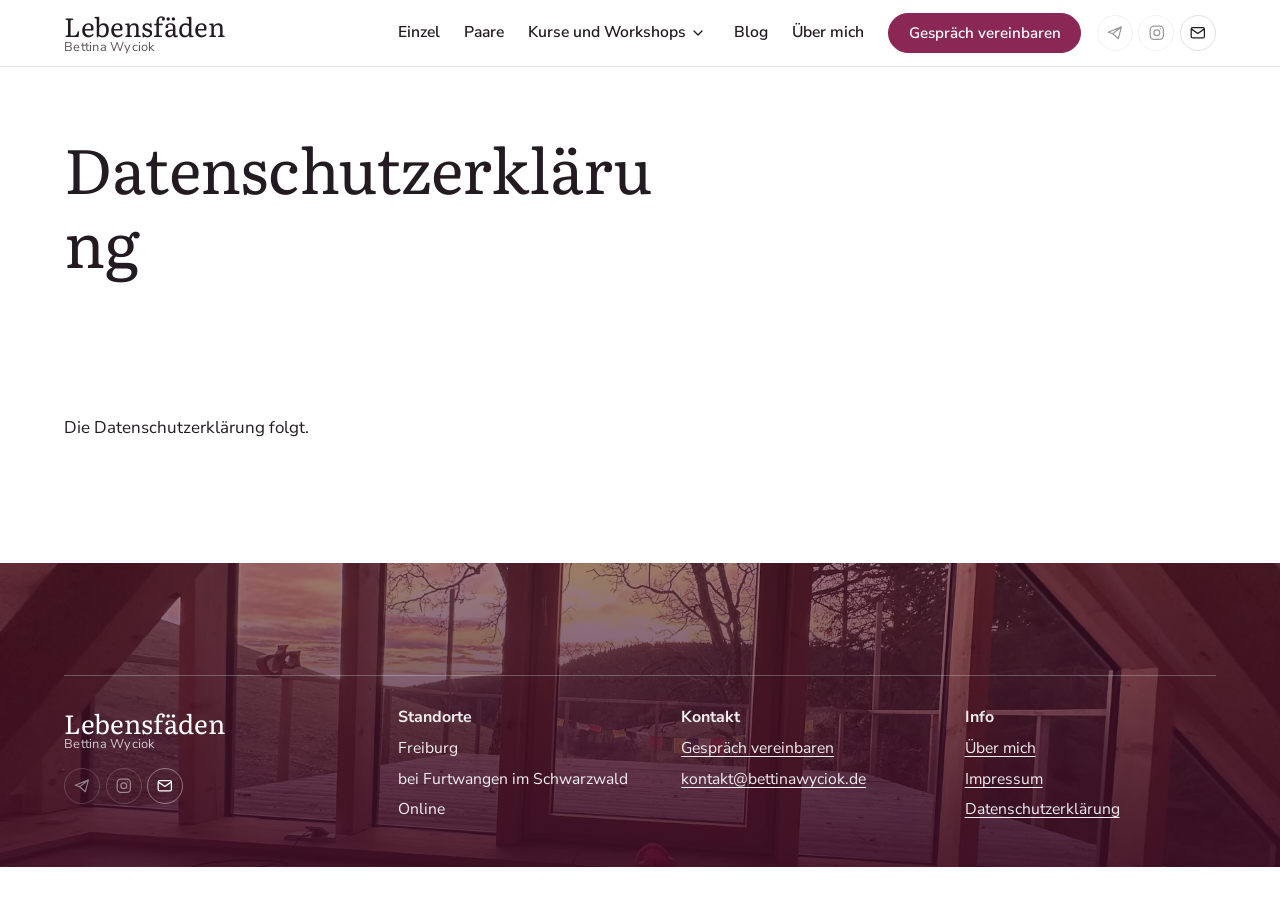
<file: datenschutzerklarung/index.html>
<!doctype html>
<html lang="de">
<head>
<meta charset="utf-8">
<meta name="viewport" content="width=device-width, initial-scale=1">
<title>Datenschutzerklärung · Lebensfäden</title>
<meta name="robots" content="noindex, nofollow"><!-- Entwurf: vor dem Live-Gang entfernen -->
<meta name="theme-color" content="#ffffff">
<link rel="preload" href="../schriften/literata-latin-400-normal.woff2" as="font" type="font/woff2" crossorigin>
<link rel="preload" href="../schriften/nunito-sans-latin-400-normal.woff2" as="font" type="font/woff2" crossorigin>
<link rel="stylesheet" href="../styles.css?v=11">
<script>document.documentElement.classList.add('js')</script>
</head>
<body class="unter">
<a class="zum-inhalt" href="#inhalt">Zum Inhalt springen</a>
<header class="kopf"><div class="kopf-innen">
  <a class="marke" href="../"><strong>Lebensfäden</strong><span>Bettina Wyciok</span></a>
  <div class="kopf-rechts">
    <nav class="hauptmenue" id="menue" aria-label="Hauptmenü"><a href="../einzelbegleitung/">Einzel</a><a href="../paarbegleitung/">Paare</a><div class="mit-unter"><a class="oben" href="../workshops-seminare/">Kurse und Workshops</a><button class="unter-knopf" type="button" aria-expanded="false" aria-label="Untermenü Kurse und Workshops"><svg viewBox="0 0 24 24" aria-hidden="true"><path d="M6 9l6 6 6-6"/></svg></button><ul class="unter-menue"><li><a href="../inner-trance-dance/">Inner Trance Dance</a></li><li><a href="../workshops-seminare/">Achtsames Selbstmitgefühl (MSC)</a></li></ul></div><a href="../blog/">Blog</a><a href="../about/">Über mich</a><a class="knopf klein" href="mailto:kontakt@bettinawyciok.de?subject=Gespräch%20vereinbaren">Gespräch vereinbaren</a><div class="icons icons-menue"><span class="icon aus" title="Telegram-Gruppe: Link folgt" aria-label="Telegram-Gruppe (Link folgt)"><svg viewBox="0 0 24 24" aria-hidden="true"><path d="M21 4L3 11.2l6 2.1M21 4l-4.2 16L9 13.3M21 4L9 13.3"/></svg></span><span class="icon aus" title="Instagram: Link folgt" aria-label="Instagram (Link folgt)"><svg viewBox="0 0 24 24" aria-hidden="true"><rect x="3" y="3" width="18" height="18" rx="5"/><circle cx="12" cy="12" r="4"/><circle cx="17.3" cy="6.7" r=".9" fill="currentColor" stroke="none"/></svg></span><a class="icon" href="mailto:kontakt@bettinawyciok.de?subject=Anfrage" aria-label="E-Mail"><svg viewBox="0 0 24 24" aria-hidden="true"><rect x="3" y="5" width="18" height="14" rx="2"/><path d="M3.5 7l8.5 6 8.5-6"/></svg></a></div></nav>
    <div class="icons"><span class="icon aus" title="Telegram-Gruppe: Link folgt" aria-label="Telegram-Gruppe (Link folgt)"><svg viewBox="0 0 24 24" aria-hidden="true"><path d="M21 4L3 11.2l6 2.1M21 4l-4.2 16L9 13.3M21 4L9 13.3"/></svg></span><span class="icon aus" title="Instagram: Link folgt" aria-label="Instagram (Link folgt)"><svg viewBox="0 0 24 24" aria-hidden="true"><rect x="3" y="3" width="18" height="18" rx="5"/><circle cx="12" cy="12" r="4"/><circle cx="17.3" cy="6.7" r=".9" fill="currentColor" stroke="none"/></svg></span><a class="icon" href="mailto:kontakt@bettinawyciok.de?subject=Anfrage" aria-label="E-Mail"><svg viewBox="0 0 24 24" aria-hidden="true"><rect x="3" y="5" width="18" height="14" rx="2"/><path d="M3.5 7l8.5 6 8.5-6"/></svg></a></div>
    <button class="menue-knopf" type="button" aria-expanded="false" aria-controls="menue" aria-label="Menü öffnen"><svg viewBox="0 0 24 24" aria-hidden="true"><path d="M4 7h16M4 12h16M4 17h16"/></svg></button>
  </div>
</div></header>
<main id="inhalt">
<section class="seitenkopf"><div class="innen"><h1>Datenschutzerklärung</h1></div></section><section class="abschnitt"><div class="innen"><div class="text"><p>Die Datenschutzerklärung folgt.</p><!-- Platzhalter: jedes eingebundene Tool nennen. Aktuell: Hosting GitHub Pages, Schriften selbst gehostet, externe Links nur als Links. --></div></div></section>
</main>
<footer class="fuss">
  <img class="fuss-bg" src="../bilder/fuss.webp" width="1800" height="1350" alt="">
  <div class="fuss-innen">

    <div class="fuss-spalten">
      <div><a class="marke" href="../"><strong>Lebensfäden</strong><span>Bettina Wyciok</span></a><div class="icons"><span class="icon aus" title="Telegram-Gruppe: Link folgt" aria-label="Telegram-Gruppe (Link folgt)"><svg viewBox="0 0 24 24" aria-hidden="true"><path d="M21 4L3 11.2l6 2.1M21 4l-4.2 16L9 13.3M21 4L9 13.3"/></svg></span><span class="icon aus" title="Instagram: Link folgt" aria-label="Instagram (Link folgt)"><svg viewBox="0 0 24 24" aria-hidden="true"><rect x="3" y="3" width="18" height="18" rx="5"/><circle cx="12" cy="12" r="4"/><circle cx="17.3" cy="6.7" r=".9" fill="currentColor" stroke="none"/></svg></span><a class="icon" href="mailto:kontakt@bettinawyciok.de?subject=Anfrage" aria-label="E-Mail"><svg viewBox="0 0 24 24" aria-hidden="true"><rect x="3" y="5" width="18" height="14" rx="2"/><path d="M3.5 7l8.5 6 8.5-6"/></svg></a></div></div>
      <div><h2>Standorte</h2><p>Freiburg</p><p>bei Furtwangen im Schwarzwald</p><p>Online</p></div>
      <div><h2>Kontakt</h2><p><a href="mailto:kontakt@bettinawyciok.de?subject=Gespräch%20vereinbaren">Gespräch vereinbaren</a></p><p><a href="mailto:kontakt@bettinawyciok.de?subject=Anfrage">kontakt@bettinawyciok.de</a></p></div>
      <div><h2>Info</h2><p><a href="../about/">Über mich</a></p><p><a href="../impressum/">Impressum</a></p><p><a href="../datenschutzerklarung/">Datenschutzerklärung</a></p></div>
    </div>
  </div>
</footer>
<script src="../main.js?v=11" defer></script>
</body>
</html>
</file>
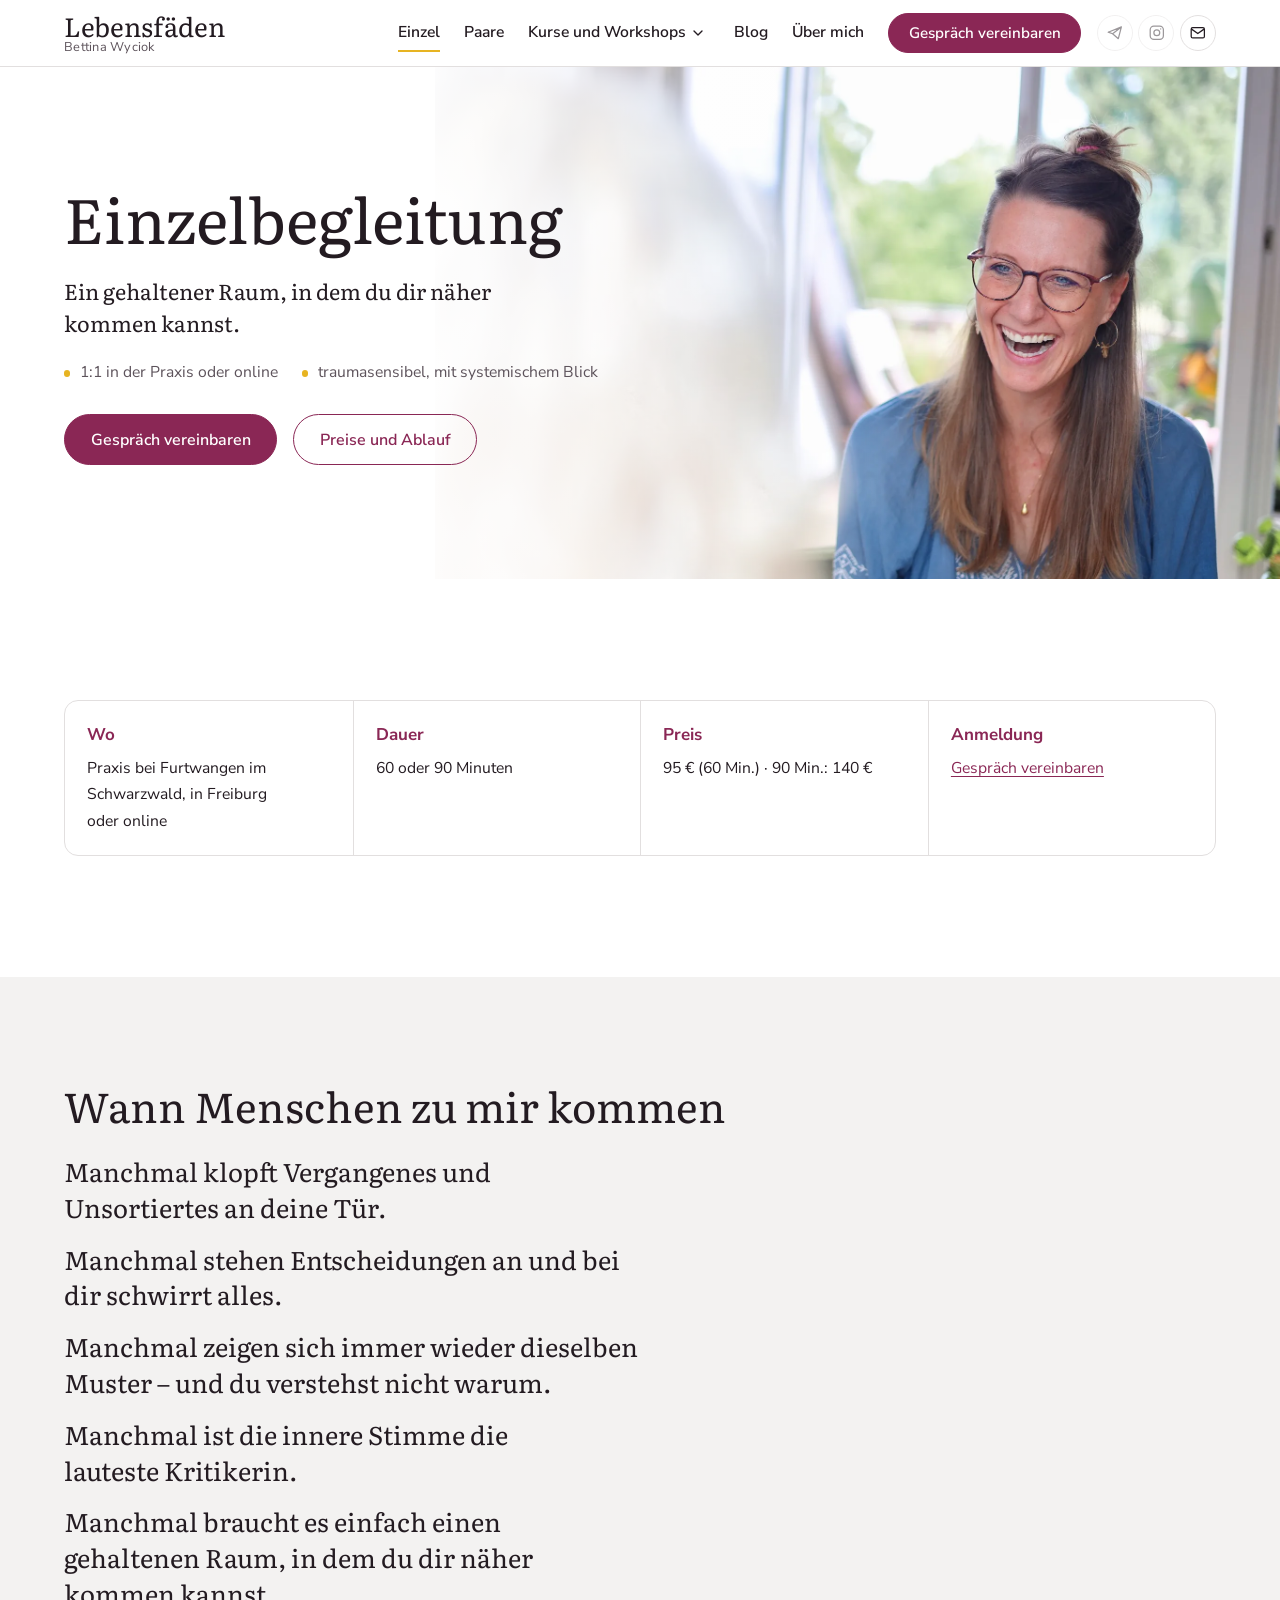
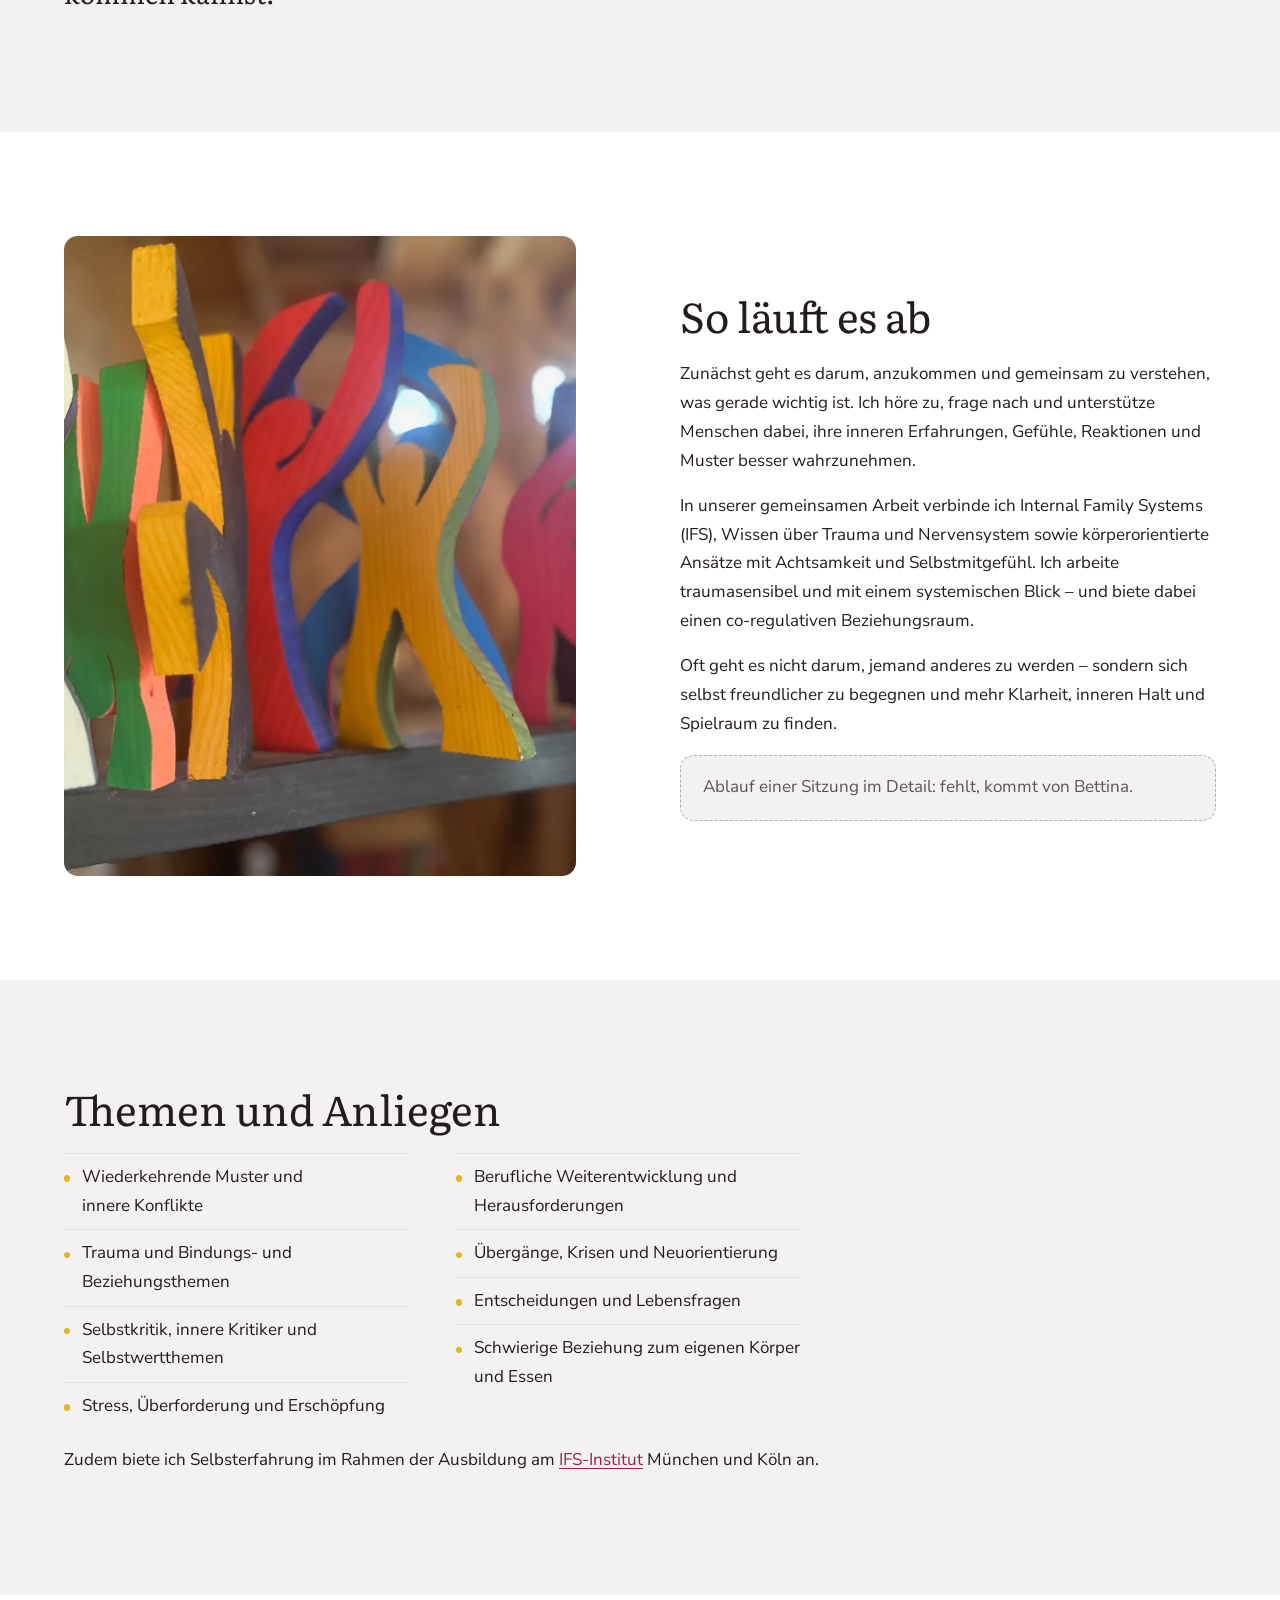
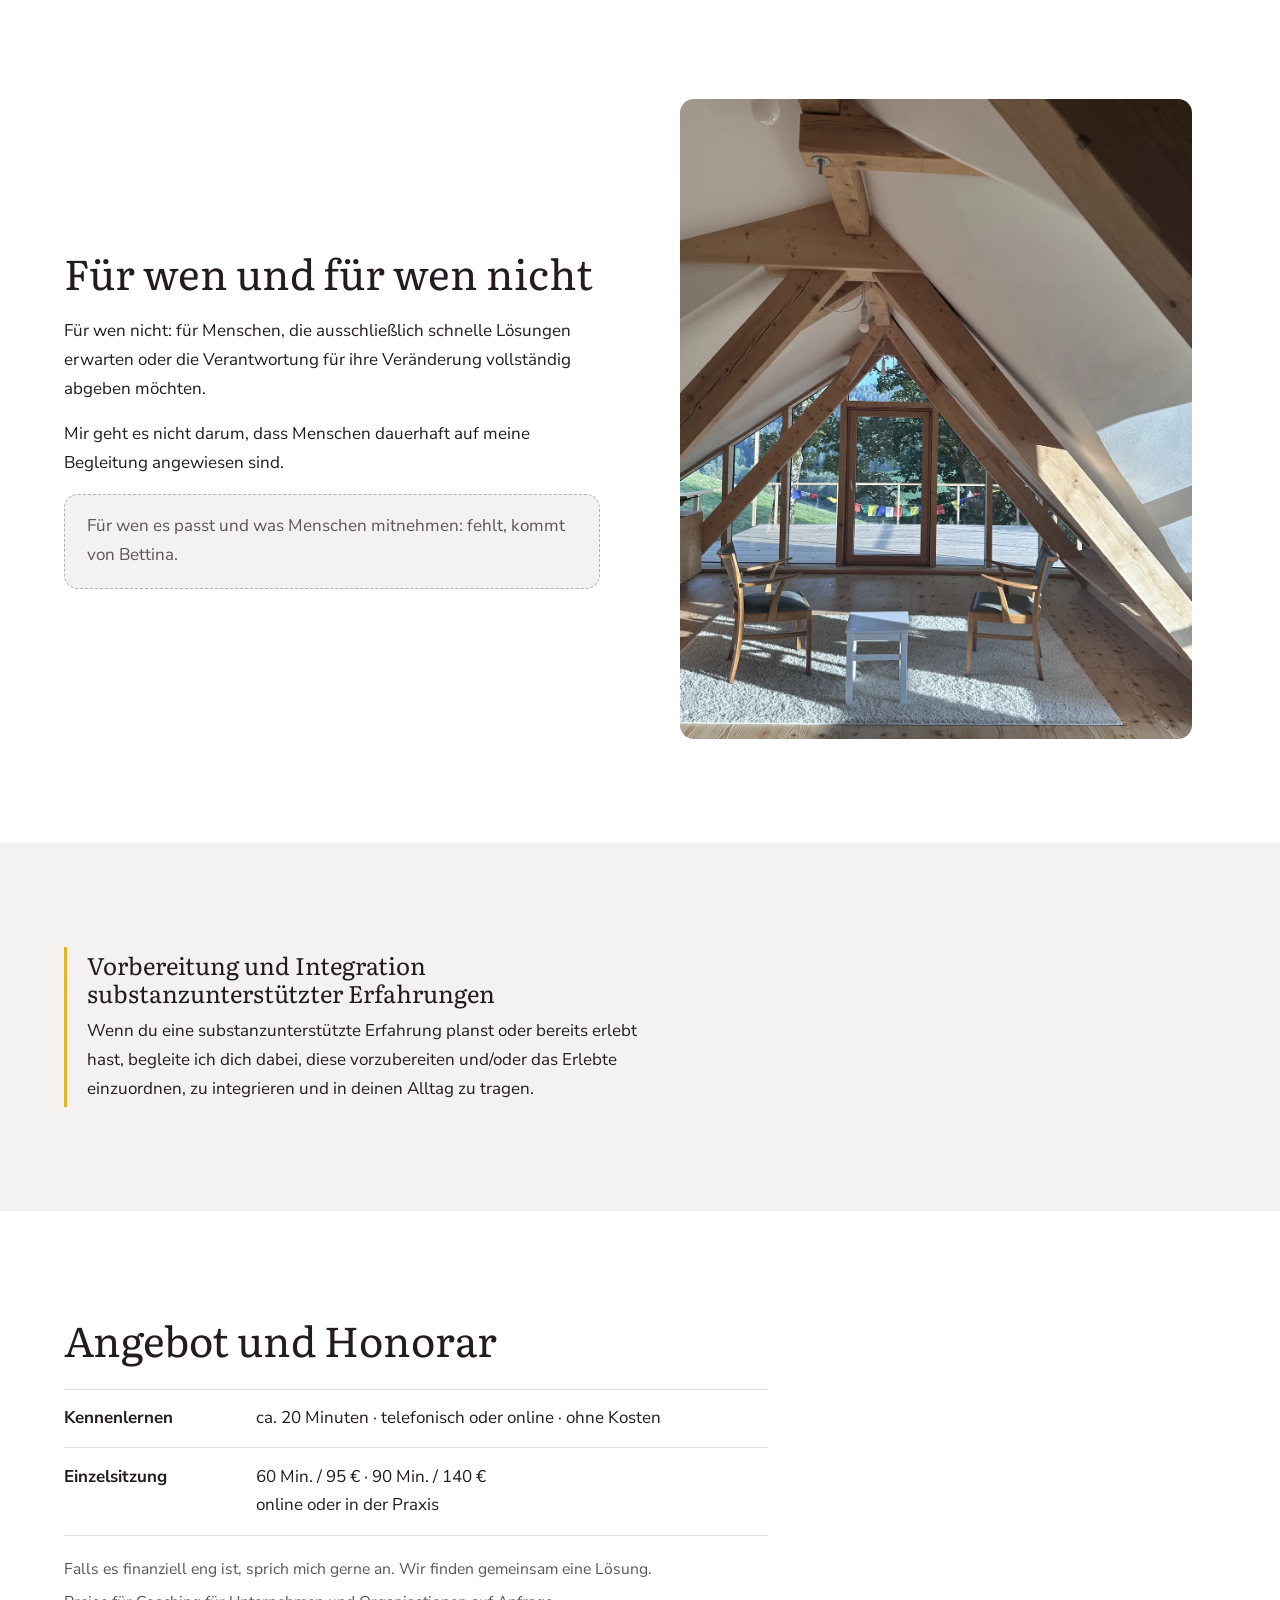
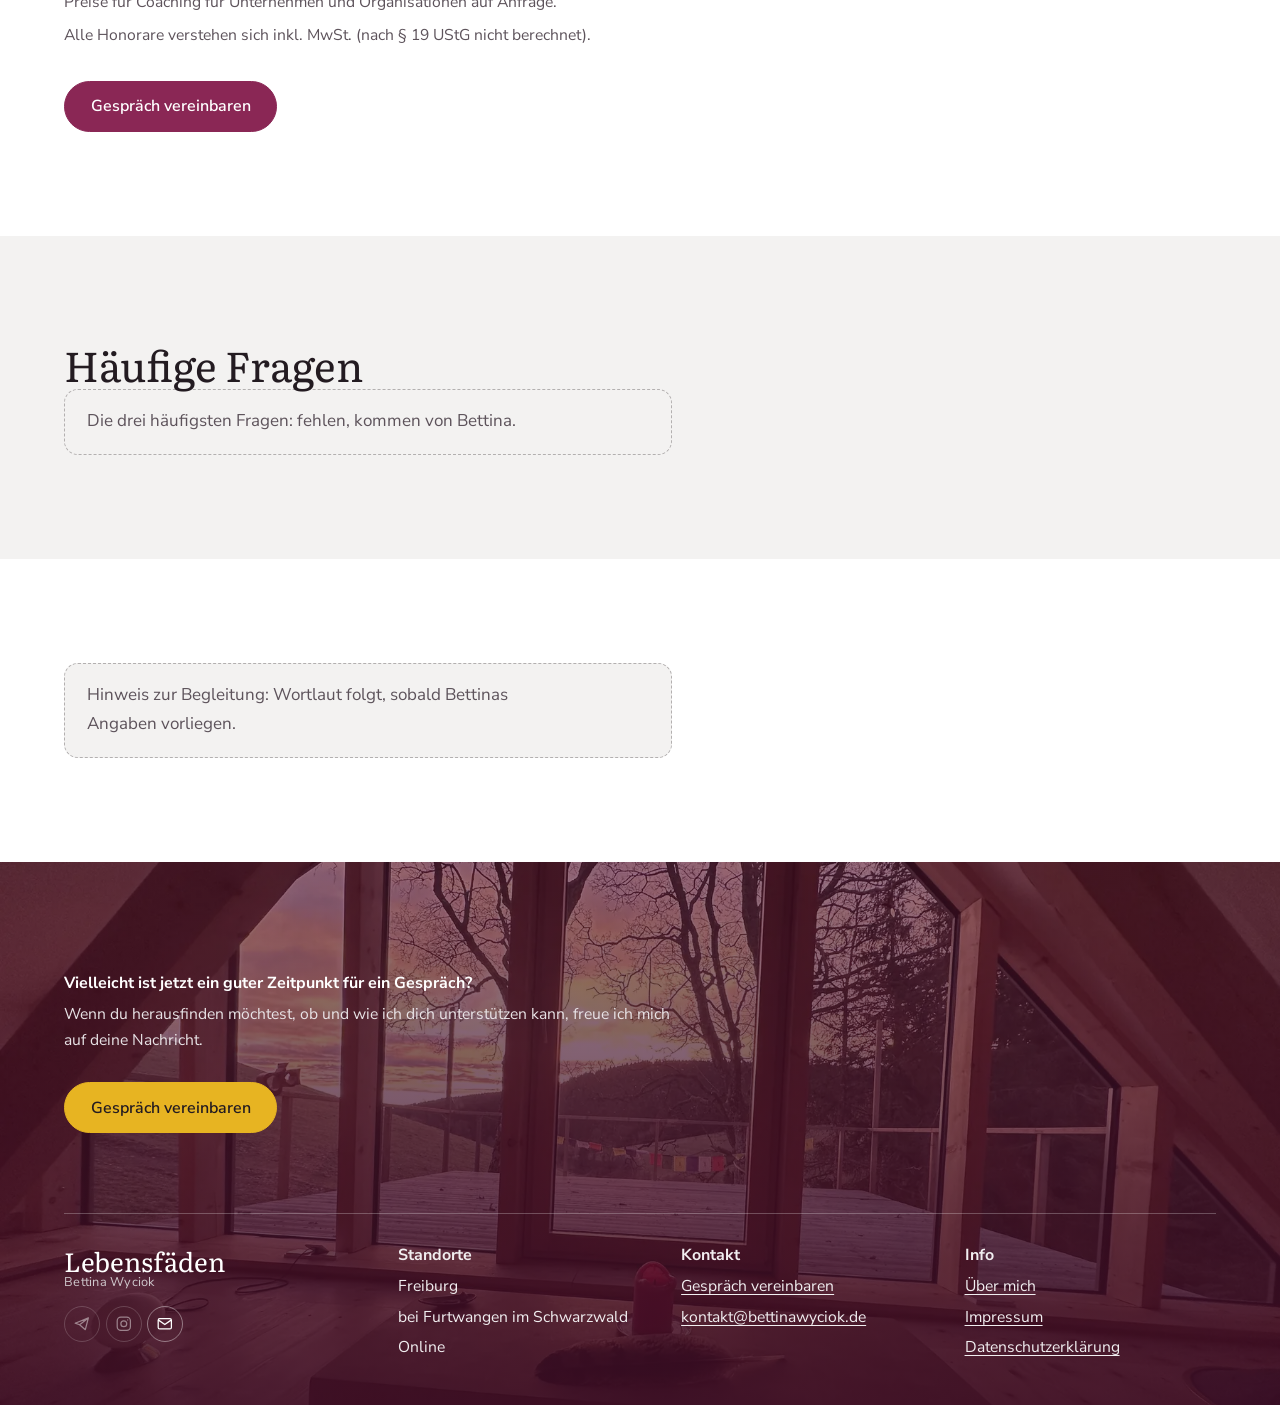
<file: einzelbegleitung/index.html>
<!doctype html>
<html lang="de">
<head>
<meta charset="utf-8">
<meta name="viewport" content="width=device-width, initial-scale=1">
<title>Einzelbegleitung · Lebensfäden</title>
<meta name="robots" content="noindex, nofollow"><!-- Entwurf: vor dem Live-Gang entfernen -->
<meta name="theme-color" content="#ffffff">
<link rel="preload" href="../schriften/literata-latin-400-normal.woff2" as="font" type="font/woff2" crossorigin>
<link rel="preload" href="../schriften/nunito-sans-latin-400-normal.woff2" as="font" type="font/woff2" crossorigin>
<link rel="stylesheet" href="../styles.css?v=11">
<script>document.documentElement.classList.add('js')</script>
</head>
<body class="unter">
<a class="zum-inhalt" href="#inhalt">Zum Inhalt springen</a>
<header class="kopf"><div class="kopf-innen">
  <a class="marke" href="../"><strong>Lebensfäden</strong><span>Bettina Wyciok</span></a>
  <div class="kopf-rechts">
    <nav class="hauptmenue" id="menue" aria-label="Hauptmenü"><a href="../einzelbegleitung/" aria-current="page">Einzel</a><a href="../paarbegleitung/">Paare</a><div class="mit-unter"><a class="oben" href="../workshops-seminare/">Kurse und Workshops</a><button class="unter-knopf" type="button" aria-expanded="false" aria-label="Untermenü Kurse und Workshops"><svg viewBox="0 0 24 24" aria-hidden="true"><path d="M6 9l6 6 6-6"/></svg></button><ul class="unter-menue"><li><a href="../inner-trance-dance/">Inner Trance Dance</a></li><li><a href="../workshops-seminare/">Achtsames Selbstmitgefühl (MSC)</a></li></ul></div><a href="../blog/">Blog</a><a href="../about/">Über mich</a><a class="knopf klein" href="mailto:kontakt@bettinawyciok.de?subject=Gespräch%20vereinbaren">Gespräch vereinbaren</a><div class="icons icons-menue"><span class="icon aus" title="Telegram-Gruppe: Link folgt" aria-label="Telegram-Gruppe (Link folgt)"><svg viewBox="0 0 24 24" aria-hidden="true"><path d="M21 4L3 11.2l6 2.1M21 4l-4.2 16L9 13.3M21 4L9 13.3"/></svg></span><span class="icon aus" title="Instagram: Link folgt" aria-label="Instagram (Link folgt)"><svg viewBox="0 0 24 24" aria-hidden="true"><rect x="3" y="3" width="18" height="18" rx="5"/><circle cx="12" cy="12" r="4"/><circle cx="17.3" cy="6.7" r=".9" fill="currentColor" stroke="none"/></svg></span><a class="icon" href="mailto:kontakt@bettinawyciok.de?subject=Anfrage" aria-label="E-Mail"><svg viewBox="0 0 24 24" aria-hidden="true"><rect x="3" y="5" width="18" height="14" rx="2"/><path d="M3.5 7l8.5 6 8.5-6"/></svg></a></div></nav>
    <div class="icons"><span class="icon aus" title="Telegram-Gruppe: Link folgt" aria-label="Telegram-Gruppe (Link folgt)"><svg viewBox="0 0 24 24" aria-hidden="true"><path d="M21 4L3 11.2l6 2.1M21 4l-4.2 16L9 13.3M21 4L9 13.3"/></svg></span><span class="icon aus" title="Instagram: Link folgt" aria-label="Instagram (Link folgt)"><svg viewBox="0 0 24 24" aria-hidden="true"><rect x="3" y="3" width="18" height="18" rx="5"/><circle cx="12" cy="12" r="4"/><circle cx="17.3" cy="6.7" r=".9" fill="currentColor" stroke="none"/></svg></span><a class="icon" href="mailto:kontakt@bettinawyciok.de?subject=Anfrage" aria-label="E-Mail"><svg viewBox="0 0 24 24" aria-hidden="true"><rect x="3" y="5" width="18" height="14" rx="2"/><path d="M3.5 7l8.5 6 8.5-6"/></svg></a></div>
    <button class="menue-knopf" type="button" aria-expanded="false" aria-controls="menue" aria-label="Menü öffnen"><svg viewBox="0 0 24 24" aria-hidden="true"><path d="M4 7h16M4 12h16M4 17h16"/></svg></button>
  </div>
</div></header>
<main id="inhalt">
<section class="kopfbild"><img class="hg" src="../bilder/einzel-kopf.webp" width="1800" height="1200" alt=""><div class="hero-inhalt"><h1>Einzelbegleitung</h1><p class="leitsatz">Ein gehaltener Raum, in dem du dir näher kommen kannst.</p><ul class="fakten"><li>1:1 in der Praxis oder online</li><li>traumasensibel, mit systemischem Blick</li></ul><div class="knoepfe"><a class="knopf" href="mailto:kontakt@bettinawyciok.de?subject=Gespräch%20Einzelbegleitung">Gespräch vereinbaren</a><a class="knopf leise" href="#angebot">Preise und Ablauf</a></div></div></section><section class="abschnitt"><div class="innen"><dl class="infobox"><div><dt>Wo</dt><dd>Praxis bei Furtwangen im Schwarzwald, in Freiburg oder online</dd></div><div><dt>Dauer</dt><dd>60 oder 90 Minuten</dd></div><div><dt>Preis</dt><dd>95 € (60 Min.) · 90 Min.: 140 €</dd></div><div><dt>Anmeldung</dt><dd><a href="mailto:kontakt@bettinawyciok.de?subject=Gespräch%20Einzelbegleitung">Gespräch vereinbaren</a></dd></div></dl></div></section><section class="abschnitt tint"><div class="innen"><div class="manchmal"><h2>Wann Menschen zu mir kommen</h2><p>Manchmal klopft Vergangenes und Unsortiertes an deine Tür.</p><p>Manchmal stehen Entscheidungen an und bei dir schwirrt alles.</p><p>Manchmal zeigen sich immer wieder dieselben Muster – und du verstehst nicht warum.</p><p>Manchmal ist die innere Stimme die lauteste Kritikerin.</p><p>Manchmal braucht es einfach einen gehaltenen Raum, in dem du dir näher kommen kannst.</p></div></div></section><section class="abschnitt"><div class="innen"><div class="zweispaltig umgekehrt"><div class="text"><h2>So läuft es ab</h2><p>Zunächst geht es darum, anzukommen und gemeinsam zu verstehen, was gerade wichtig ist. Ich höre zu, frage nach und unterstütze Menschen dabei, ihre inneren Erfahrungen, Gefühle, Reaktionen und Muster besser wahrzunehmen.</p><p>In unserer gemeinsamen Arbeit verbinde ich Internal Family Systems (IFS), Wissen über Trauma und Nervensystem sowie körperorientierte Ansätze mit Achtsamkeit und Selbstmitgefühl. Ich arbeite traumasensibel und mit einem systemischen Blick – und biete dabei einen co-regulativen Beziehungsraum.</p><p>Oft geht es nicht darum, jemand anderes zu werden – sondern sich selbst freundlicher zu begegnen und mehr Klarheit, inneren Halt und Spielraum zu finden.</p><div class="fehlt-block"><p>Ablauf einer Sitzung im Detail: fehlt, kommt von Bettina.</p></div></div><figure class="foto weit"><img src="../bilder/ifs.webp" width="1400" height="1050" alt="Bunte Holzfiguren in Tanzhaltung, Sinnbild für innere Anteile" loading="lazy"></figure></div></div></section><section class="abschnitt tint"><div class="innen"><h2>Themen und Anliegen</h2><ul class="zwei-spalten"><li>Wiederkehrende Muster und innere Konflikte</li><li>Trauma und Bindungs- und Beziehungsthemen</li><li>Selbstkritik, innere Kritiker und Selbstwertthemen</li><li>Stress, Überforderung und Erschöpfung</li><li>Berufliche Weiterentwicklung und Herausforderungen</li><li>Übergänge, Krisen und Neuorientierung</li><li>Entscheidungen und Lebensfragen</li><li>Schwierige Beziehung zum eigenen Körper und Essen</li></ul><p>Zudem biete ich Selbsterfahrung im Rahmen der Ausbildung am <a href="https://www.institut-ifs.de" target="_blank" rel="noopener">IFS-Institut</a> München und Köln an.</p></div></section><section class="abschnitt"><div class="innen"><div class="zweispaltig"><div class="text"><h2>Für wen und für wen nicht</h2><p>Für wen nicht: für Menschen, die ausschließlich schnelle Lösungen erwarten oder die Verantwortung für ihre Veränderung vollständig abgeben möchten.</p><p>Mir geht es nicht darum, dass Menschen dauerhaft auf meine Begleitung angewiesen sind.</p><div class="fehlt-block"><p>Für wen es passt und was Menschen mitnehmen: fehlt, kommt von Bettina.</p></div></div><figure class="foto"><img src="../bilder/raum.webp" width="1200" height="1600" alt="Der Praxisraum unter dem Dach, mit Teppich, Kissen und Blick ins Grüne" loading="lazy"></figure></div></div></section><section class="abschnitt tint"><div class="innen"><div class="hinweisbox"><h2>Vorbereitung und Integration substanzunterstützter Erfahrungen</h2><p>Wenn du eine substanzunterstützte Erfahrung planst oder bereits erlebt hast, begleite ich dich dabei, diese vorzubereiten und/oder das Erlebte einzuordnen, zu integrieren und in deinen Alltag zu tragen.</p></div></div></section><section class="abschnitt"><div class="innen"><h2 id="angebot">Angebot und Honorar</h2><dl class="preise"><div><dt>Kennenlernen</dt><dd>ca. 20 Minuten · telefonisch oder online · ohne Kosten</dd></div><div><dt>Einzelsitzung</dt><dd>60 Min. / 95 € · 90 Min. / 140 €<br>online oder in der Praxis</dd></div></dl><div class="preise-hinweise"><p>Falls es finanziell eng ist, sprich mich gerne an. Wir finden gemeinsam eine Lösung.</p><p>Preise für Coaching für Unternehmen und Organisationen auf Anfrage.</p><p>Alle Honorare verstehen sich inkl. MwSt. (nach § 19 UStG nicht berechnet).</p></div><div class="knoepfe"><a class="knopf" href="mailto:kontakt@bettinawyciok.de?subject=Gespräch%20Einzelbegleitung">Gespräch vereinbaren</a></div></div></section><section class="abschnitt tint"><div class="innen"><h2>Häufige Fragen</h2><div class="fehlt-block"><p>Die drei häufigsten Fragen: fehlen, kommen von Bettina.</p></div></div></section><section class="abschnitt"><div class="innen"><div class="fehlt-block"><p>Hinweis zur Begleitung: Wortlaut folgt, sobald Bettinas Angaben vorliegen.</p></div></div></section>
</main>
<footer class="fuss">
  <img class="fuss-bg" src="../bilder/fuss.webp" width="1800" height="1350" alt="">
  <div class="fuss-innen">
    <div class="fuss-cta"><h2>Vielleicht ist jetzt ein guter Zeitpunkt für ein Gespräch?</h2><p>Wenn du herausfinden möchtest, ob und wie ich dich unterstützen kann, freue ich mich auf deine Nachricht.</p><div class="knoepfe"><a class="knopf hell" href="mailto:kontakt@bettinawyciok.de?subject=Gespräch%20vereinbaren">Gespräch vereinbaren</a></div></div>
    <div class="fuss-spalten">
      <div><a class="marke" href="../"><strong>Lebensfäden</strong><span>Bettina Wyciok</span></a><div class="icons"><span class="icon aus" title="Telegram-Gruppe: Link folgt" aria-label="Telegram-Gruppe (Link folgt)"><svg viewBox="0 0 24 24" aria-hidden="true"><path d="M21 4L3 11.2l6 2.1M21 4l-4.2 16L9 13.3M21 4L9 13.3"/></svg></span><span class="icon aus" title="Instagram: Link folgt" aria-label="Instagram (Link folgt)"><svg viewBox="0 0 24 24" aria-hidden="true"><rect x="3" y="3" width="18" height="18" rx="5"/><circle cx="12" cy="12" r="4"/><circle cx="17.3" cy="6.7" r=".9" fill="currentColor" stroke="none"/></svg></span><a class="icon" href="mailto:kontakt@bettinawyciok.de?subject=Anfrage" aria-label="E-Mail"><svg viewBox="0 0 24 24" aria-hidden="true"><rect x="3" y="5" width="18" height="14" rx="2"/><path d="M3.5 7l8.5 6 8.5-6"/></svg></a></div></div>
      <div><h2>Standorte</h2><p>Freiburg</p><p>bei Furtwangen im Schwarzwald</p><p>Online</p></div>
      <div><h2>Kontakt</h2><p><a href="mailto:kontakt@bettinawyciok.de?subject=Gespräch%20vereinbaren">Gespräch vereinbaren</a></p><p><a href="mailto:kontakt@bettinawyciok.de?subject=Anfrage">kontakt@bettinawyciok.de</a></p></div>
      <div><h2>Info</h2><p><a href="../about/">Über mich</a></p><p><a href="../impressum/">Impressum</a></p><p><a href="../datenschutzerklarung/">Datenschutzerklärung</a></p></div>
    </div>
  </div>
</footer>
<script src="../main.js?v=11" defer></script>
</body>
</html>
</file>
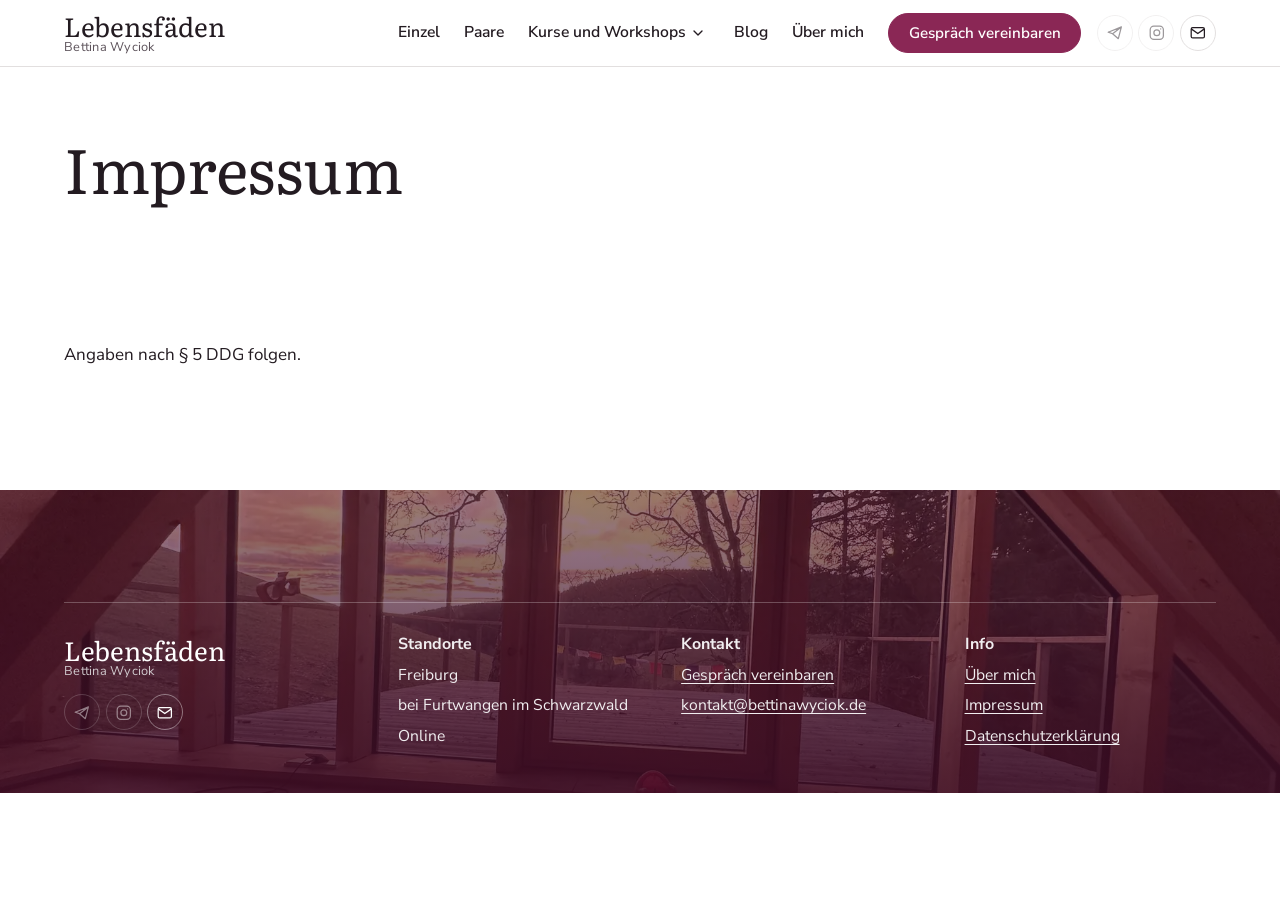
<file: impressum/index.html>
<!doctype html>
<html lang="de">
<head>
<meta charset="utf-8">
<meta name="viewport" content="width=device-width, initial-scale=1">
<title>Impressum · Lebensfäden</title>
<meta name="robots" content="noindex, nofollow"><!-- Entwurf: vor dem Live-Gang entfernen -->
<meta name="theme-color" content="#ffffff">
<link rel="preload" href="../schriften/literata-latin-400-normal.woff2" as="font" type="font/woff2" crossorigin>
<link rel="preload" href="../schriften/nunito-sans-latin-400-normal.woff2" as="font" type="font/woff2" crossorigin>
<link rel="stylesheet" href="../styles.css?v=11">
<script>document.documentElement.classList.add('js')</script>
</head>
<body class="unter">
<a class="zum-inhalt" href="#inhalt">Zum Inhalt springen</a>
<header class="kopf"><div class="kopf-innen">
  <a class="marke" href="../"><strong>Lebensfäden</strong><span>Bettina Wyciok</span></a>
  <div class="kopf-rechts">
    <nav class="hauptmenue" id="menue" aria-label="Hauptmenü"><a href="../einzelbegleitung/">Einzel</a><a href="../paarbegleitung/">Paare</a><div class="mit-unter"><a class="oben" href="../workshops-seminare/">Kurse und Workshops</a><button class="unter-knopf" type="button" aria-expanded="false" aria-label="Untermenü Kurse und Workshops"><svg viewBox="0 0 24 24" aria-hidden="true"><path d="M6 9l6 6 6-6"/></svg></button><ul class="unter-menue"><li><a href="../inner-trance-dance/">Inner Trance Dance</a></li><li><a href="../workshops-seminare/">Achtsames Selbstmitgefühl (MSC)</a></li></ul></div><a href="../blog/">Blog</a><a href="../about/">Über mich</a><a class="knopf klein" href="mailto:kontakt@bettinawyciok.de?subject=Gespräch%20vereinbaren">Gespräch vereinbaren</a><div class="icons icons-menue"><span class="icon aus" title="Telegram-Gruppe: Link folgt" aria-label="Telegram-Gruppe (Link folgt)"><svg viewBox="0 0 24 24" aria-hidden="true"><path d="M21 4L3 11.2l6 2.1M21 4l-4.2 16L9 13.3M21 4L9 13.3"/></svg></span><span class="icon aus" title="Instagram: Link folgt" aria-label="Instagram (Link folgt)"><svg viewBox="0 0 24 24" aria-hidden="true"><rect x="3" y="3" width="18" height="18" rx="5"/><circle cx="12" cy="12" r="4"/><circle cx="17.3" cy="6.7" r=".9" fill="currentColor" stroke="none"/></svg></span><a class="icon" href="mailto:kontakt@bettinawyciok.de?subject=Anfrage" aria-label="E-Mail"><svg viewBox="0 0 24 24" aria-hidden="true"><rect x="3" y="5" width="18" height="14" rx="2"/><path d="M3.5 7l8.5 6 8.5-6"/></svg></a></div></nav>
    <div class="icons"><span class="icon aus" title="Telegram-Gruppe: Link folgt" aria-label="Telegram-Gruppe (Link folgt)"><svg viewBox="0 0 24 24" aria-hidden="true"><path d="M21 4L3 11.2l6 2.1M21 4l-4.2 16L9 13.3M21 4L9 13.3"/></svg></span><span class="icon aus" title="Instagram: Link folgt" aria-label="Instagram (Link folgt)"><svg viewBox="0 0 24 24" aria-hidden="true"><rect x="3" y="3" width="18" height="18" rx="5"/><circle cx="12" cy="12" r="4"/><circle cx="17.3" cy="6.7" r=".9" fill="currentColor" stroke="none"/></svg></span><a class="icon" href="mailto:kontakt@bettinawyciok.de?subject=Anfrage" aria-label="E-Mail"><svg viewBox="0 0 24 24" aria-hidden="true"><rect x="3" y="5" width="18" height="14" rx="2"/><path d="M3.5 7l8.5 6 8.5-6"/></svg></a></div>
    <button class="menue-knopf" type="button" aria-expanded="false" aria-controls="menue" aria-label="Menü öffnen"><svg viewBox="0 0 24 24" aria-hidden="true"><path d="M4 7h16M4 12h16M4 17h16"/></svg></button>
  </div>
</div></header>
<main id="inhalt">
<section class="seitenkopf"><div class="innen"><h1>Impressum</h1></div></section><section class="abschnitt"><div class="innen"><div class="text"><p>Angaben nach § 5 DDG folgen.</p><!-- Platzhalter nach Freigabe: Name, ladungsfähige Anschrift, Kontakt, Berufsbezeichnung und Aufsicht. Keine Nummern erfinden. --></div></div></section>
</main>
<footer class="fuss">
  <img class="fuss-bg" src="../bilder/fuss.webp" width="1800" height="1350" alt="">
  <div class="fuss-innen">

    <div class="fuss-spalten">
      <div><a class="marke" href="../"><strong>Lebensfäden</strong><span>Bettina Wyciok</span></a><div class="icons"><span class="icon aus" title="Telegram-Gruppe: Link folgt" aria-label="Telegram-Gruppe (Link folgt)"><svg viewBox="0 0 24 24" aria-hidden="true"><path d="M21 4L3 11.2l6 2.1M21 4l-4.2 16L9 13.3M21 4L9 13.3"/></svg></span><span class="icon aus" title="Instagram: Link folgt" aria-label="Instagram (Link folgt)"><svg viewBox="0 0 24 24" aria-hidden="true"><rect x="3" y="3" width="18" height="18" rx="5"/><circle cx="12" cy="12" r="4"/><circle cx="17.3" cy="6.7" r=".9" fill="currentColor" stroke="none"/></svg></span><a class="icon" href="mailto:kontakt@bettinawyciok.de?subject=Anfrage" aria-label="E-Mail"><svg viewBox="0 0 24 24" aria-hidden="true"><rect x="3" y="5" width="18" height="14" rx="2"/><path d="M3.5 7l8.5 6 8.5-6"/></svg></a></div></div>
      <div><h2>Standorte</h2><p>Freiburg</p><p>bei Furtwangen im Schwarzwald</p><p>Online</p></div>
      <div><h2>Kontakt</h2><p><a href="mailto:kontakt@bettinawyciok.de?subject=Gespräch%20vereinbaren">Gespräch vereinbaren</a></p><p><a href="mailto:kontakt@bettinawyciok.de?subject=Anfrage">kontakt@bettinawyciok.de</a></p></div>
      <div><h2>Info</h2><p><a href="../about/">Über mich</a></p><p><a href="../impressum/">Impressum</a></p><p><a href="../datenschutzerklarung/">Datenschutzerklärung</a></p></div>
    </div>
  </div>
</footer>
<script src="../main.js?v=11" defer></script>
</body>
</html>
</file>
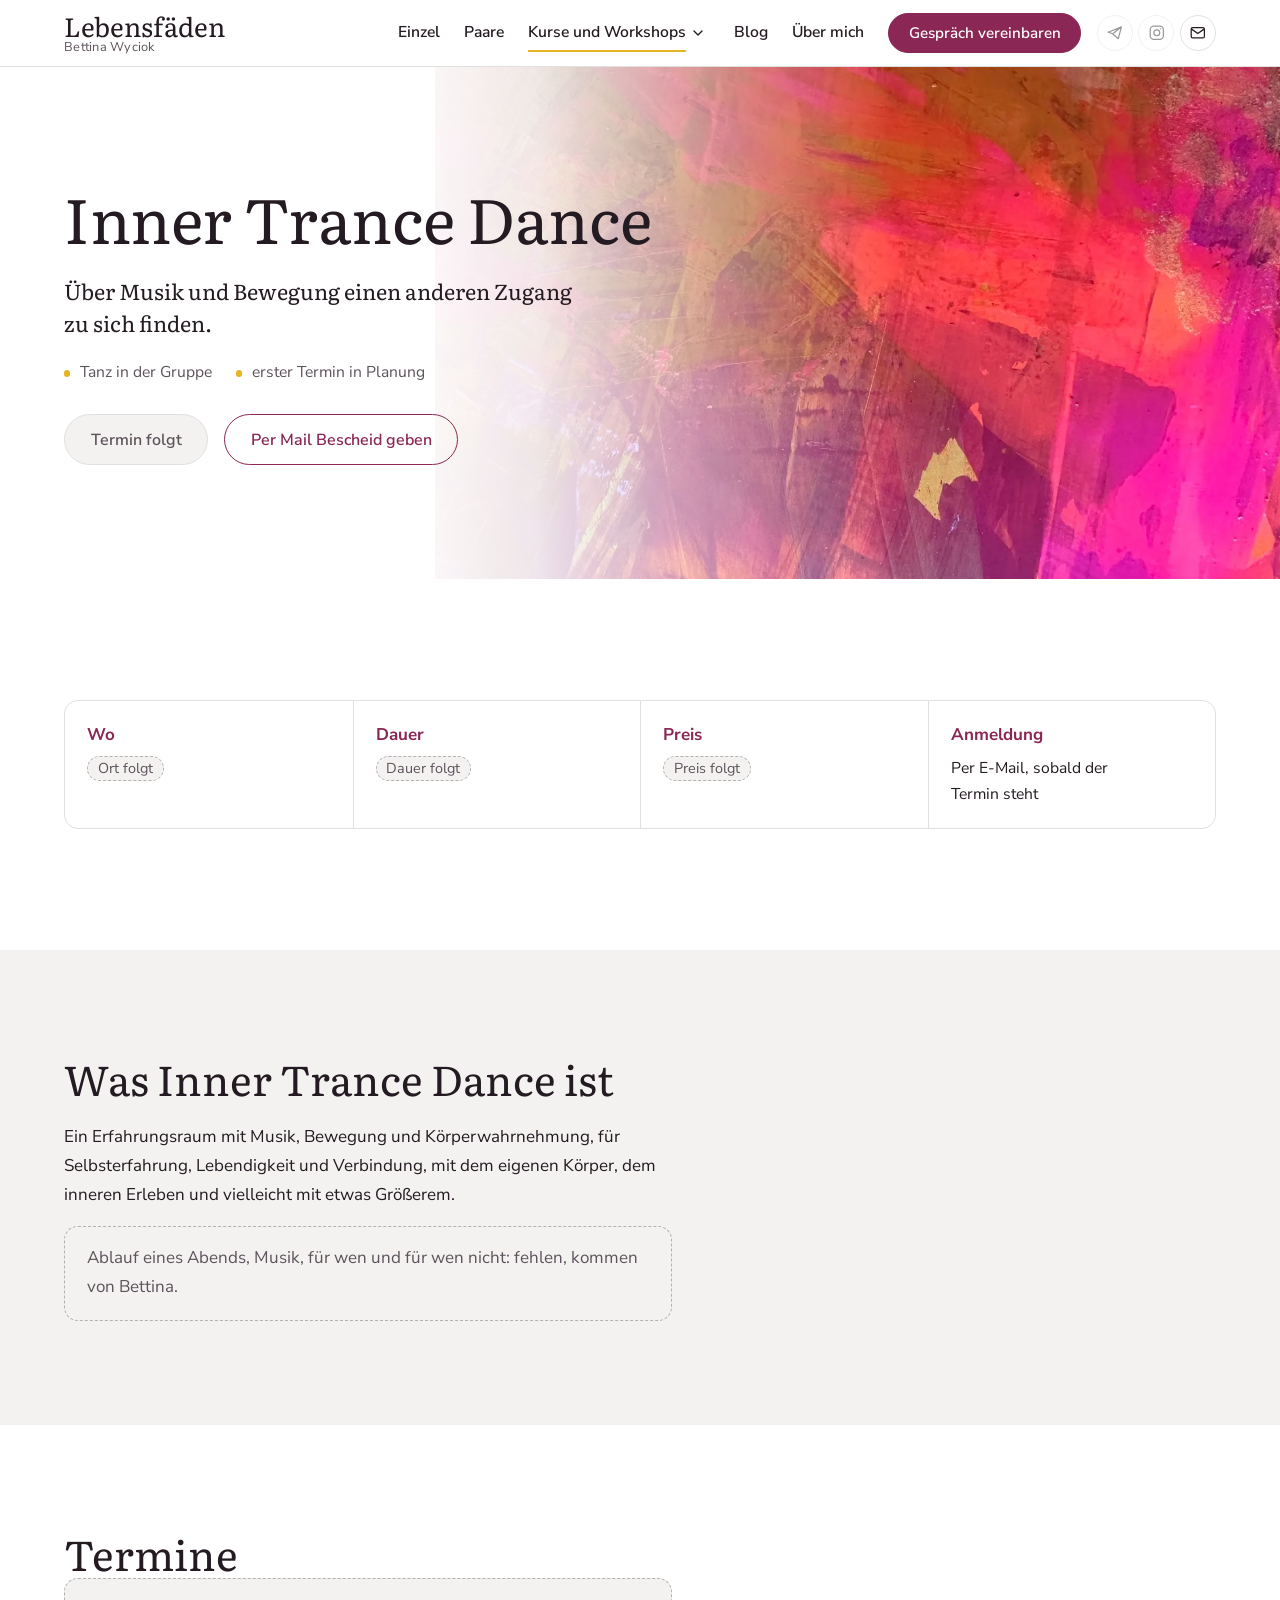
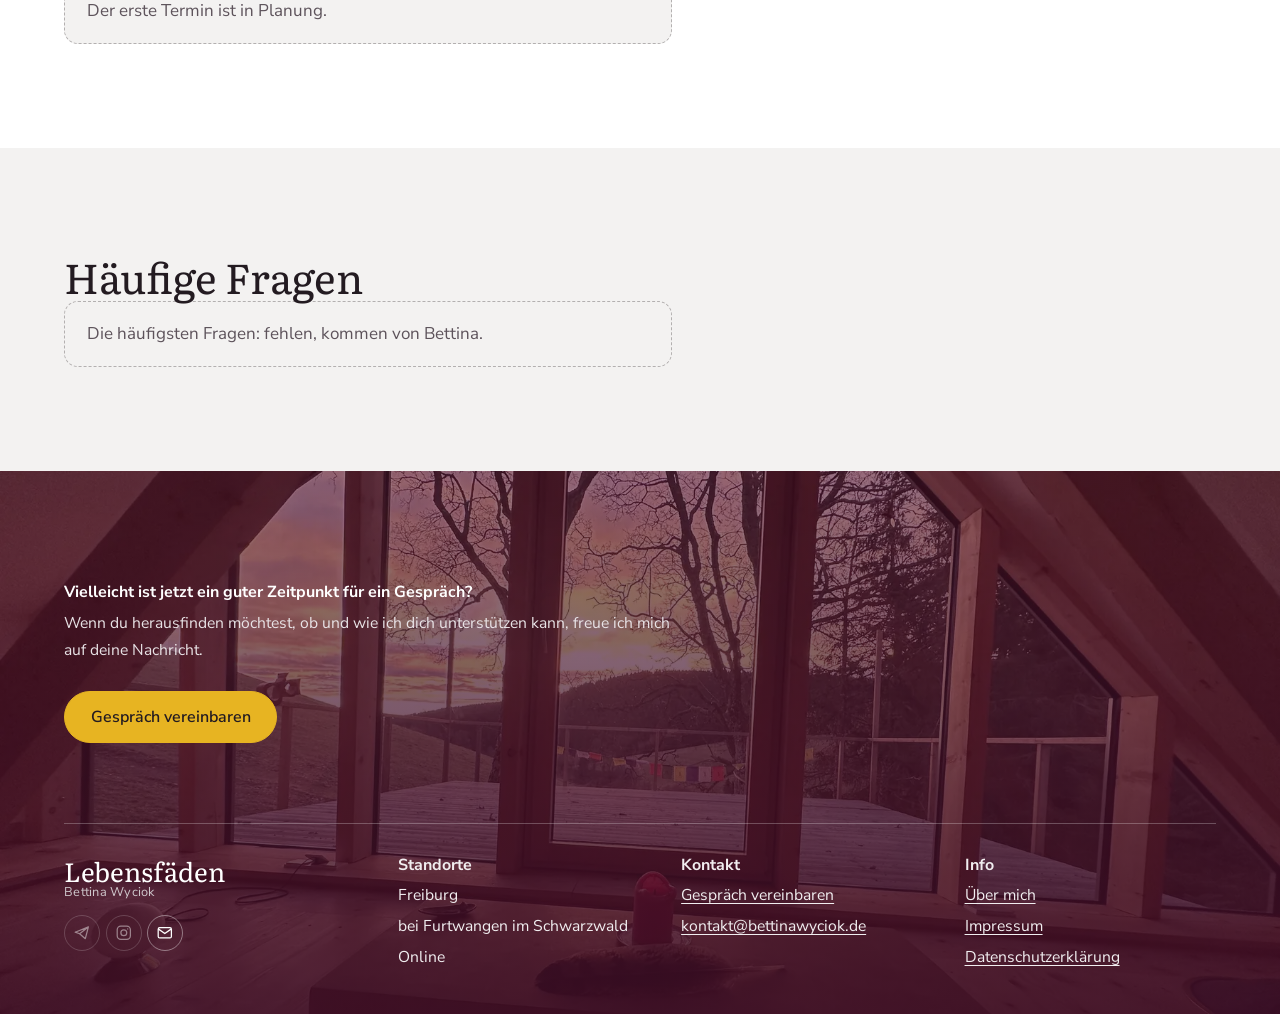
<file: inner-trance-dance/index.html>
<!doctype html>
<html lang="de">
<head>
<meta charset="utf-8">
<meta name="viewport" content="width=device-width, initial-scale=1">
<title>Inner Trance Dance · Lebensfäden</title>
<meta name="robots" content="noindex, nofollow"><!-- Entwurf: vor dem Live-Gang entfernen -->
<meta name="theme-color" content="#ffffff">
<link rel="preload" href="../schriften/literata-latin-400-normal.woff2" as="font" type="font/woff2" crossorigin>
<link rel="preload" href="../schriften/nunito-sans-latin-400-normal.woff2" as="font" type="font/woff2" crossorigin>
<link rel="stylesheet" href="../styles.css?v=11">
<script>document.documentElement.classList.add('js')</script>
</head>
<body class="unter">
<a class="zum-inhalt" href="#inhalt">Zum Inhalt springen</a>
<header class="kopf"><div class="kopf-innen">
  <a class="marke" href="../"><strong>Lebensfäden</strong><span>Bettina Wyciok</span></a>
  <div class="kopf-rechts">
    <nav class="hauptmenue" id="menue" aria-label="Hauptmenü"><a href="../einzelbegleitung/">Einzel</a><a href="../paarbegleitung/">Paare</a><div class="mit-unter aktiv"><a class="oben" href="../workshops-seminare/" aria-current="page">Kurse und Workshops</a><button class="unter-knopf" type="button" aria-expanded="false" aria-label="Untermenü Kurse und Workshops"><svg viewBox="0 0 24 24" aria-hidden="true"><path d="M6 9l6 6 6-6"/></svg></button><ul class="unter-menue"><li><a href="../inner-trance-dance/" aria-current="page">Inner Trance Dance</a></li><li><a href="../workshops-seminare/">Achtsames Selbstmitgefühl (MSC)</a></li></ul></div><a href="../blog/">Blog</a><a href="../about/">Über mich</a><a class="knopf klein" href="mailto:kontakt@bettinawyciok.de?subject=Gespräch%20vereinbaren">Gespräch vereinbaren</a><div class="icons icons-menue"><span class="icon aus" title="Telegram-Gruppe: Link folgt" aria-label="Telegram-Gruppe (Link folgt)"><svg viewBox="0 0 24 24" aria-hidden="true"><path d="M21 4L3 11.2l6 2.1M21 4l-4.2 16L9 13.3M21 4L9 13.3"/></svg></span><span class="icon aus" title="Instagram: Link folgt" aria-label="Instagram (Link folgt)"><svg viewBox="0 0 24 24" aria-hidden="true"><rect x="3" y="3" width="18" height="18" rx="5"/><circle cx="12" cy="12" r="4"/><circle cx="17.3" cy="6.7" r=".9" fill="currentColor" stroke="none"/></svg></span><a class="icon" href="mailto:kontakt@bettinawyciok.de?subject=Anfrage" aria-label="E-Mail"><svg viewBox="0 0 24 24" aria-hidden="true"><rect x="3" y="5" width="18" height="14" rx="2"/><path d="M3.5 7l8.5 6 8.5-6"/></svg></a></div></nav>
    <div class="icons"><span class="icon aus" title="Telegram-Gruppe: Link folgt" aria-label="Telegram-Gruppe (Link folgt)"><svg viewBox="0 0 24 24" aria-hidden="true"><path d="M21 4L3 11.2l6 2.1M21 4l-4.2 16L9 13.3M21 4L9 13.3"/></svg></span><span class="icon aus" title="Instagram: Link folgt" aria-label="Instagram (Link folgt)"><svg viewBox="0 0 24 24" aria-hidden="true"><rect x="3" y="3" width="18" height="18" rx="5"/><circle cx="12" cy="12" r="4"/><circle cx="17.3" cy="6.7" r=".9" fill="currentColor" stroke="none"/></svg></span><a class="icon" href="mailto:kontakt@bettinawyciok.de?subject=Anfrage" aria-label="E-Mail"><svg viewBox="0 0 24 24" aria-hidden="true"><rect x="3" y="5" width="18" height="14" rx="2"/><path d="M3.5 7l8.5 6 8.5-6"/></svg></a></div>
    <button class="menue-knopf" type="button" aria-expanded="false" aria-controls="menue" aria-label="Menü öffnen"><svg viewBox="0 0 24 24" aria-hidden="true"><path d="M4 7h16M4 12h16M4 17h16"/></svg></button>
  </div>
</div></header>
<main id="inhalt">
<section class="kopfbild"><img class="hg" src="../bilder/itd-kopf.webp" width="1484" height="1492" alt=""><div class="hero-inhalt"><h1>Inner Trance Dance</h1><p class="leitsatz">Über Musik und Bewegung einen anderen Zugang zu sich finden.</p><ul class="fakten"><li>Tanz in der Gruppe</li><li>erster Termin in Planung</li></ul><div class="knoepfe"><span class="knopf aus">Termin folgt</span><a class="knopf leise" href="mailto:kontakt@bettinawyciok.de?subject=Interesse%20an%20Inner%20Trance%20Dance">Per Mail Bescheid geben</a></div></div></section><section class="abschnitt"><div class="innen"><dl class="infobox"><div><dt>Wo</dt><dd><span class="fehlt">Ort folgt</span></dd></div><div><dt>Dauer</dt><dd><span class="fehlt">Dauer folgt</span></dd></div><div><dt>Preis</dt><dd><span class="fehlt">Preis folgt</span></dd></div><div><dt>Anmeldung</dt><dd>Per E-Mail, sobald der Termin steht</dd></div></dl></div></section><section class="abschnitt tint"><div class="innen"><div class="text"><h2>Was Inner Trance Dance ist</h2><p>Ein Erfahrungsraum mit Musik, Bewegung und Körperwahrnehmung, für Selbsterfahrung, Lebendigkeit und Verbindung, mit dem eigenen Körper, dem inneren Erleben und vielleicht mit etwas Größerem.</p><div class="fehlt-block"><p>Ablauf eines Abends, Musik, für wen und für wen nicht: fehlen, kommen von Bettina.</p></div></div></div></section><section class="abschnitt"><div class="innen"><h2>Termine</h2><!-- TERMINE:start art=inner-trance-dance rahmen=block max=6 titel="Termine" --><div class="fehlt-block"><p>Der erste Termin ist in Planung.</p></div><!-- TERMINE:end --></div></section><section class="abschnitt tint"><div class="innen"><h2>Häufige Fragen</h2><div class="fehlt-block"><p>Die häufigsten Fragen: fehlen, kommen von Bettina.</p></div></div></section>
</main>
<footer class="fuss">
  <img class="fuss-bg" src="../bilder/fuss.webp" width="1800" height="1350" alt="">
  <div class="fuss-innen">
    <div class="fuss-cta"><h2>Vielleicht ist jetzt ein guter Zeitpunkt für ein Gespräch?</h2><p>Wenn du herausfinden möchtest, ob und wie ich dich unterstützen kann, freue ich mich auf deine Nachricht.</p><div class="knoepfe"><a class="knopf hell" href="mailto:kontakt@bettinawyciok.de?subject=Gespräch%20vereinbaren">Gespräch vereinbaren</a></div></div>
    <div class="fuss-spalten">
      <div><a class="marke" href="../"><strong>Lebensfäden</strong><span>Bettina Wyciok</span></a><div class="icons"><span class="icon aus" title="Telegram-Gruppe: Link folgt" aria-label="Telegram-Gruppe (Link folgt)"><svg viewBox="0 0 24 24" aria-hidden="true"><path d="M21 4L3 11.2l6 2.1M21 4l-4.2 16L9 13.3M21 4L9 13.3"/></svg></span><span class="icon aus" title="Instagram: Link folgt" aria-label="Instagram (Link folgt)"><svg viewBox="0 0 24 24" aria-hidden="true"><rect x="3" y="3" width="18" height="18" rx="5"/><circle cx="12" cy="12" r="4"/><circle cx="17.3" cy="6.7" r=".9" fill="currentColor" stroke="none"/></svg></span><a class="icon" href="mailto:kontakt@bettinawyciok.de?subject=Anfrage" aria-label="E-Mail"><svg viewBox="0 0 24 24" aria-hidden="true"><rect x="3" y="5" width="18" height="14" rx="2"/><path d="M3.5 7l8.5 6 8.5-6"/></svg></a></div></div>
      <div><h2>Standorte</h2><p>Freiburg</p><p>bei Furtwangen im Schwarzwald</p><p>Online</p></div>
      <div><h2>Kontakt</h2><p><a href="mailto:kontakt@bettinawyciok.de?subject=Gespräch%20vereinbaren">Gespräch vereinbaren</a></p><p><a href="mailto:kontakt@bettinawyciok.de?subject=Anfrage">kontakt@bettinawyciok.de</a></p></div>
      <div><h2>Info</h2><p><a href="../about/">Über mich</a></p><p><a href="../impressum/">Impressum</a></p><p><a href="../datenschutzerklarung/">Datenschutzerklärung</a></p></div>
    </div>
  </div>
</footer>
<script src="../main.js?v=11" defer></script>
</body>
</html>
</file>
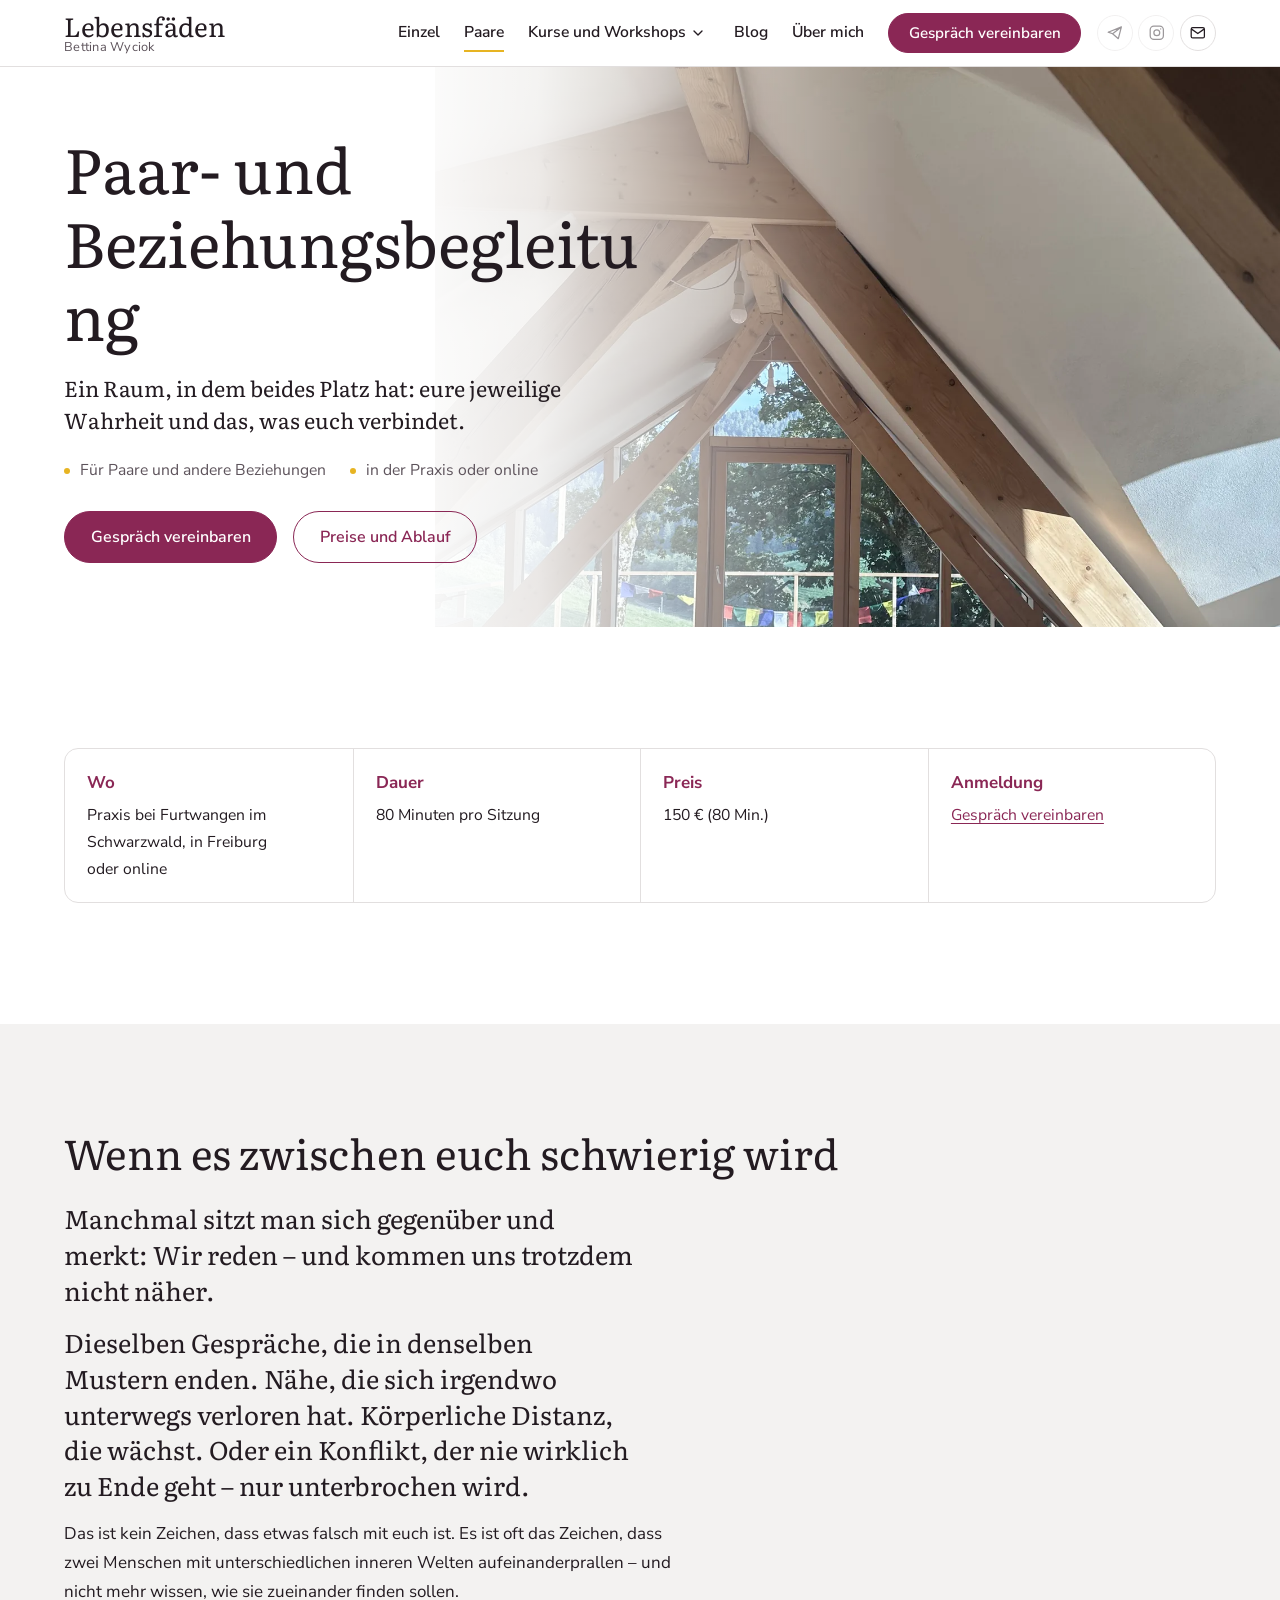
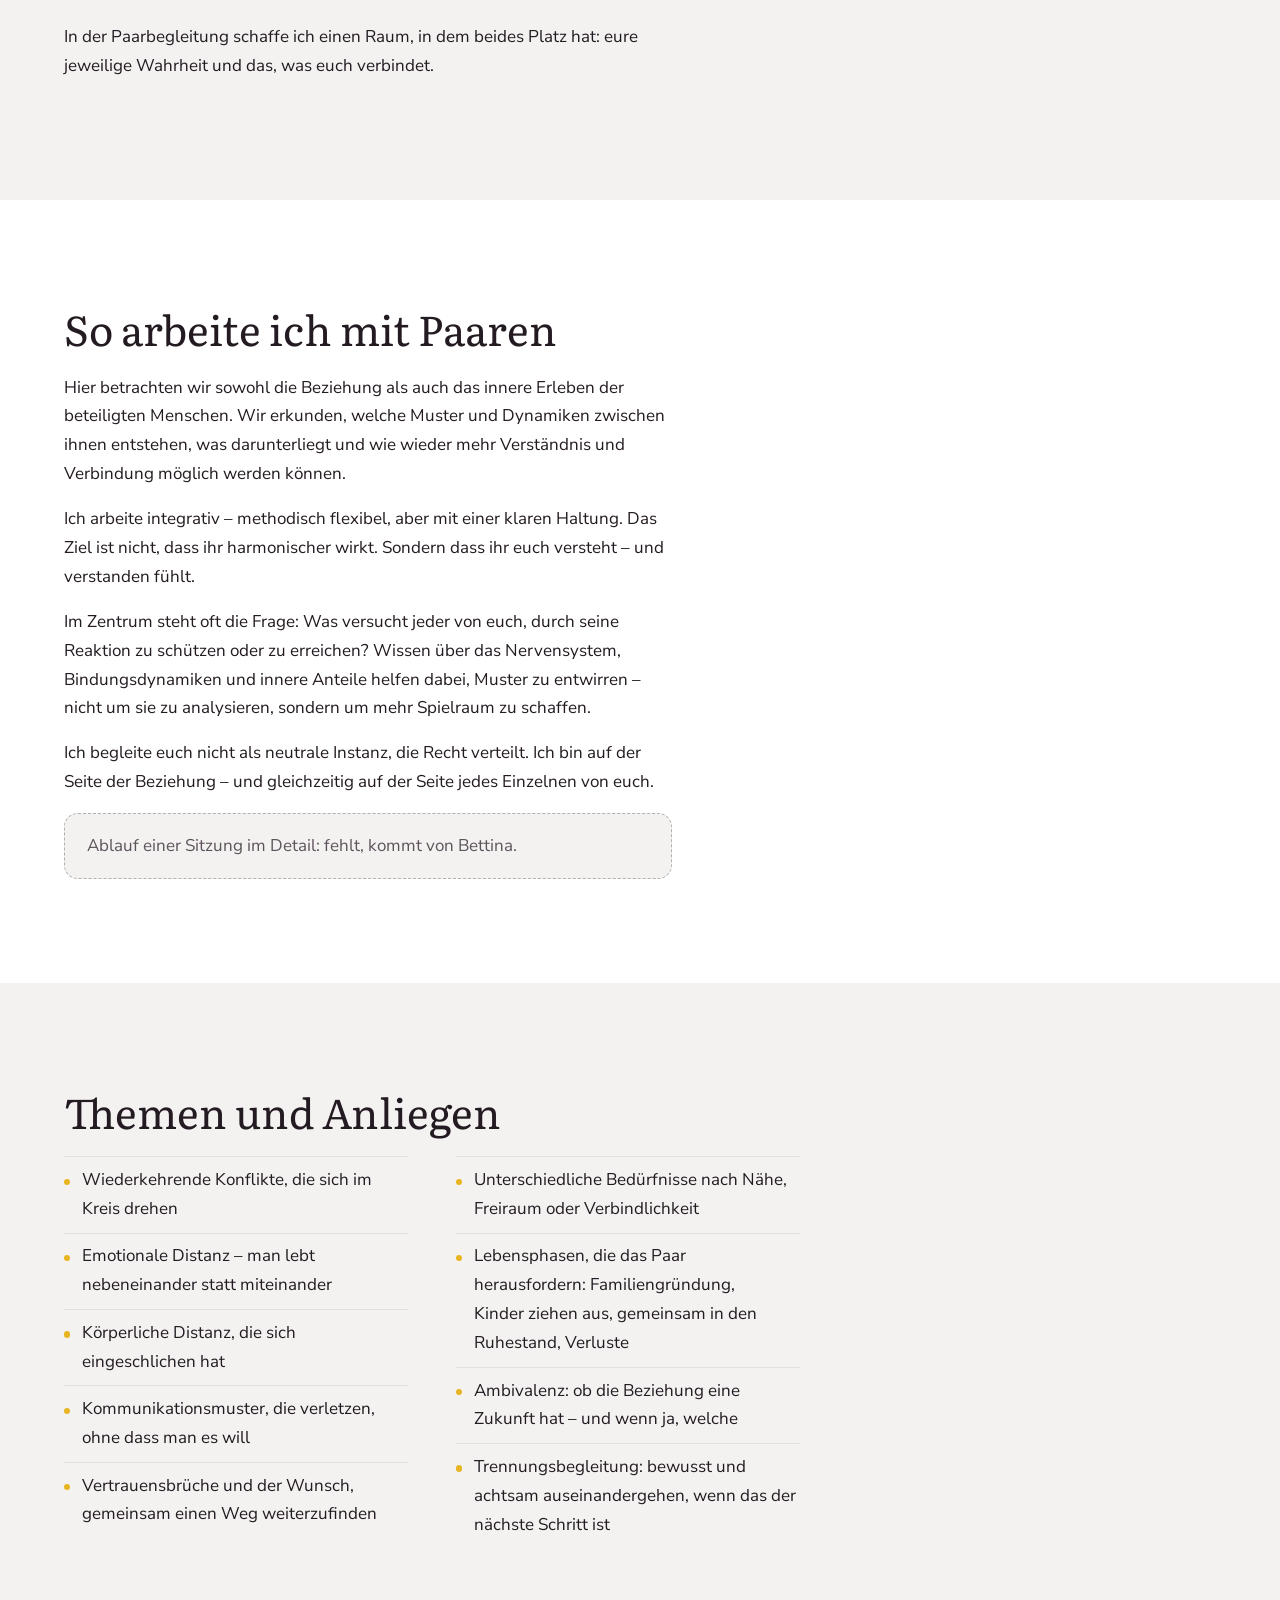
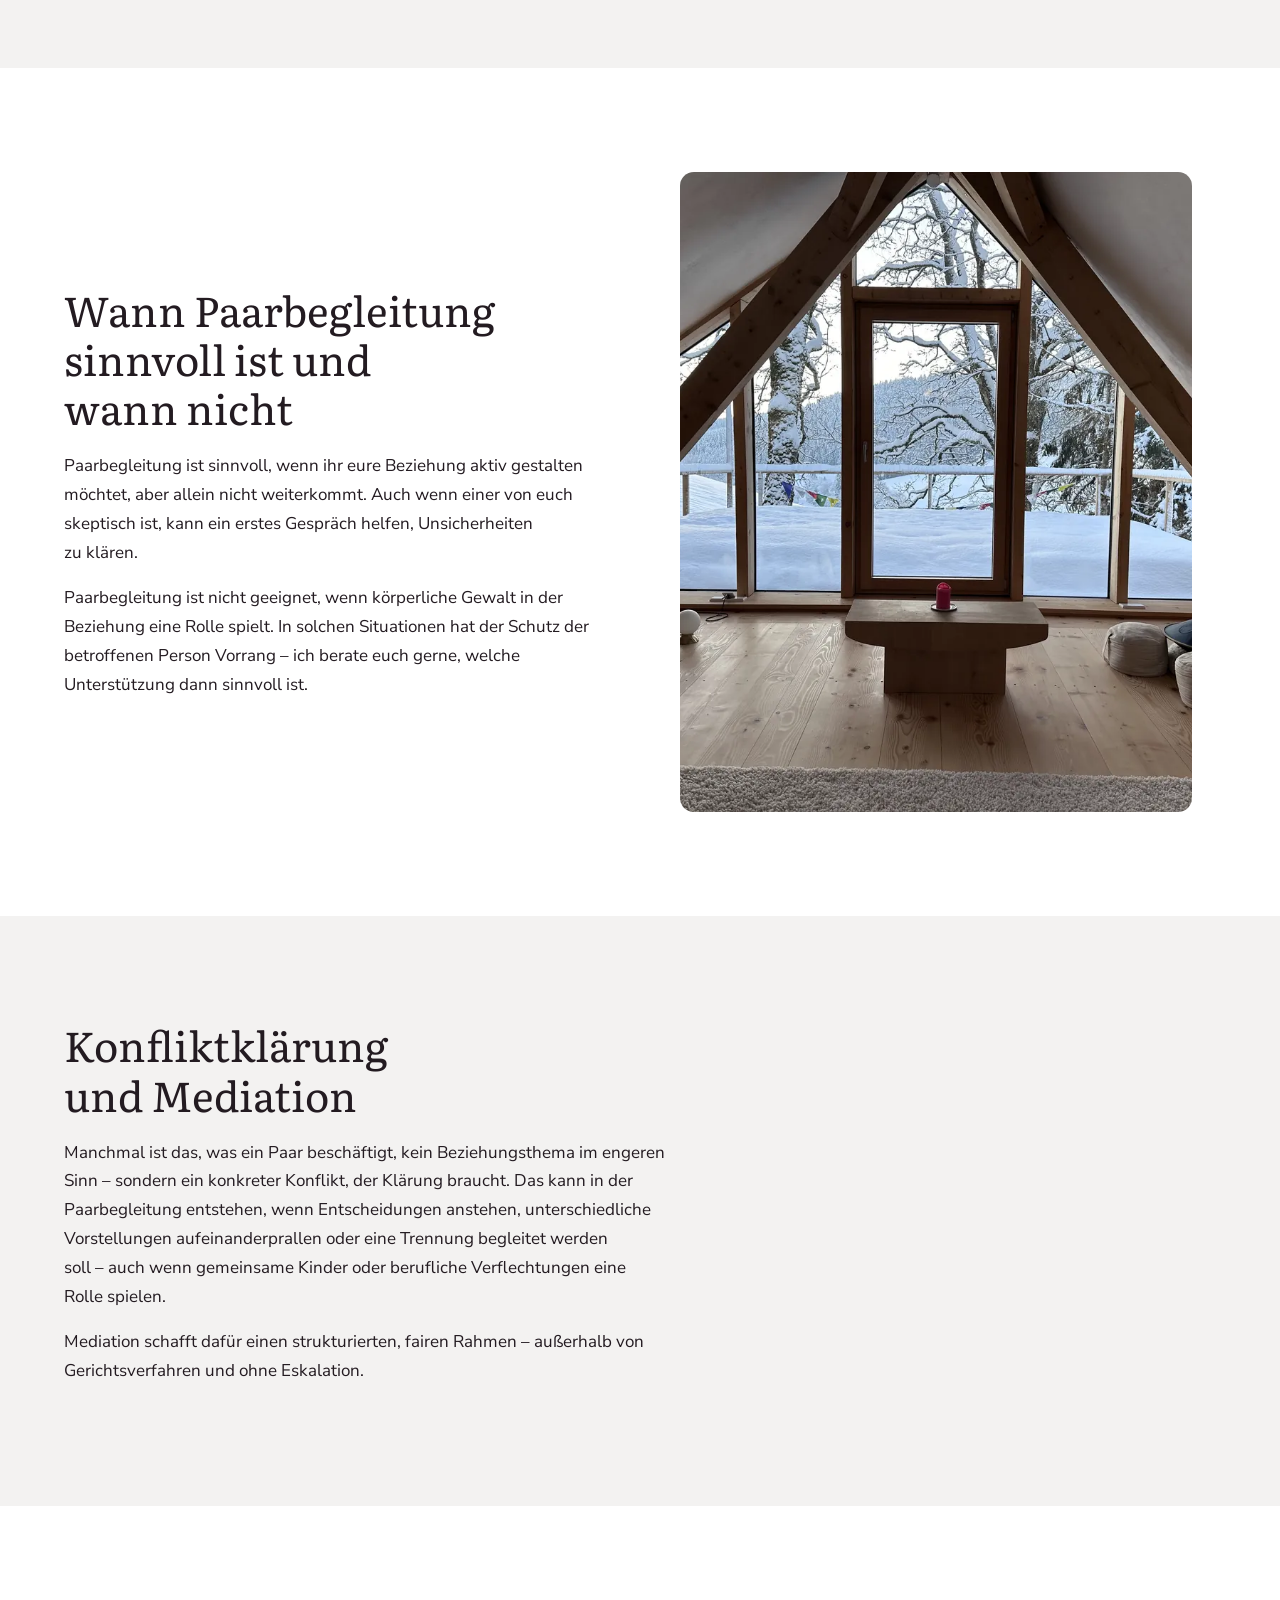
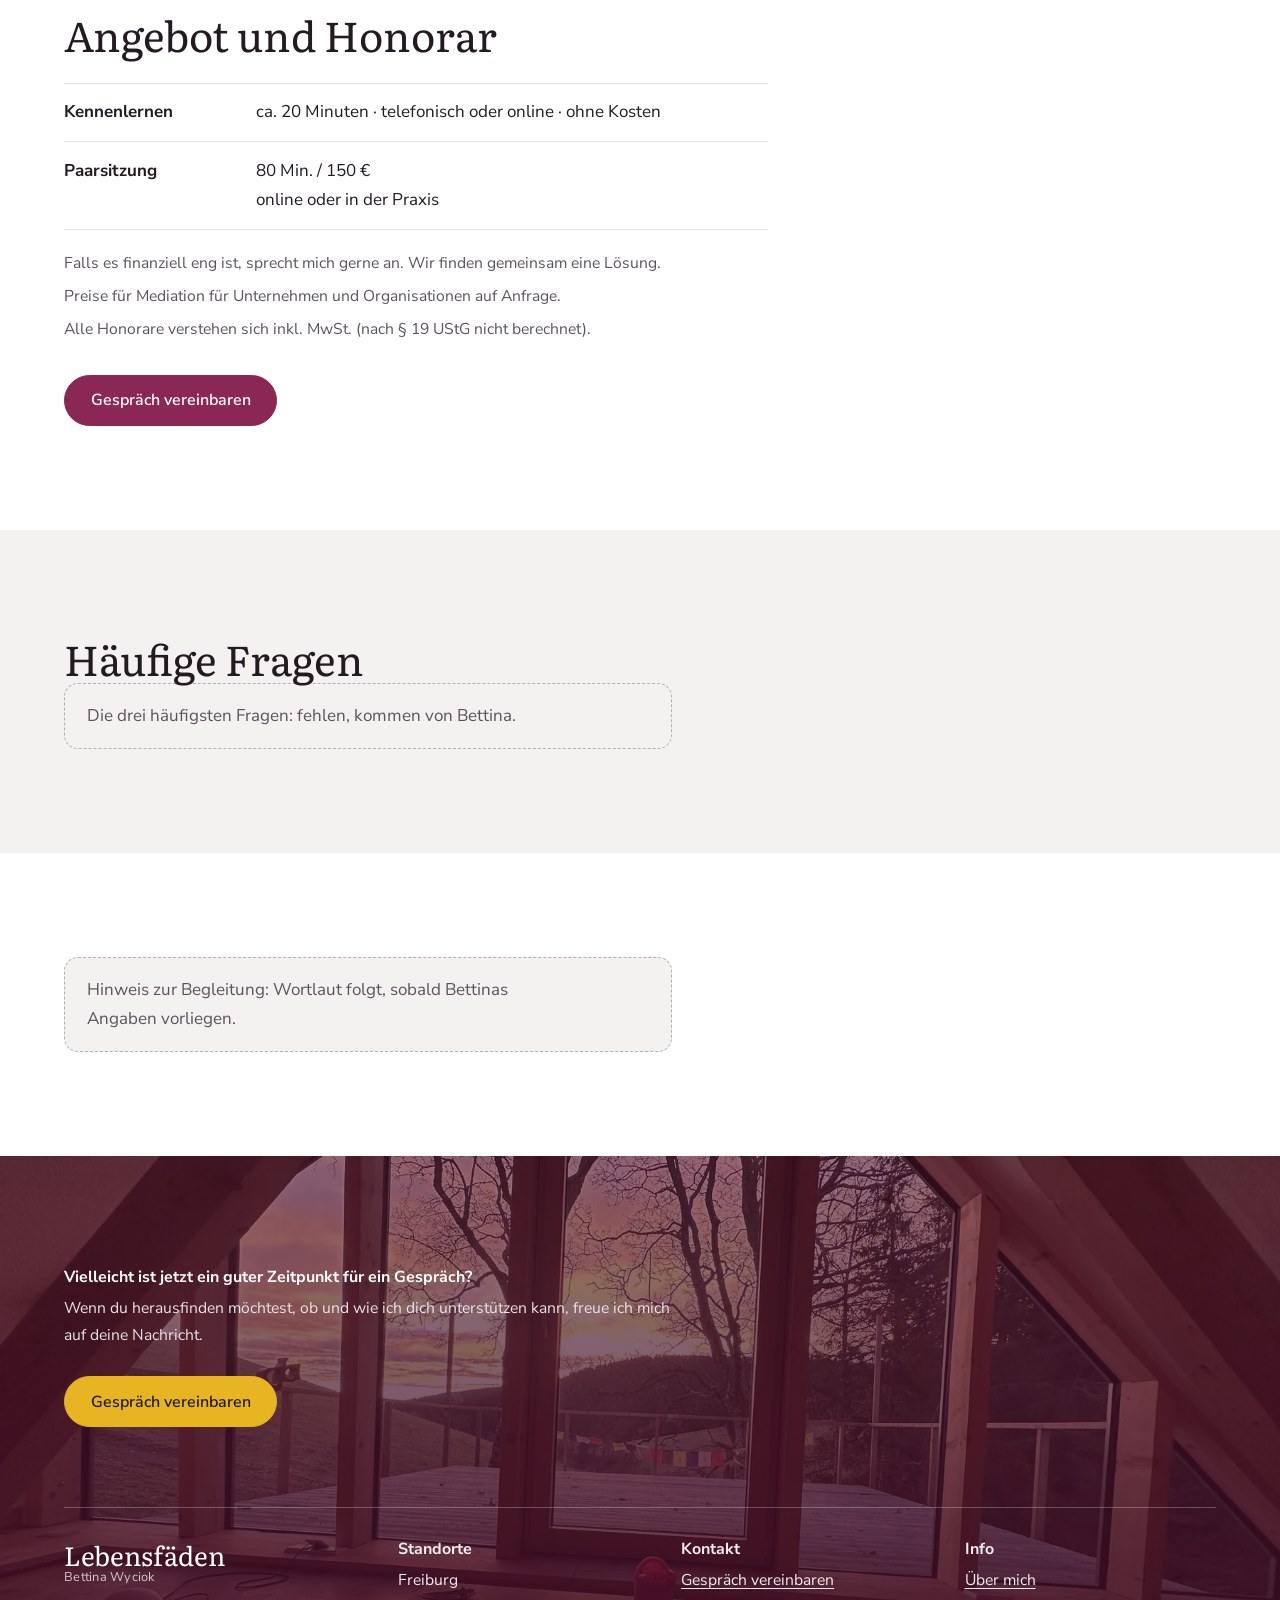
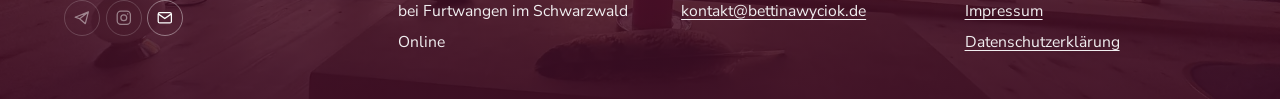
<file: paarbegleitung/index.html>
<!doctype html>
<html lang="de">
<head>
<meta charset="utf-8">
<meta name="viewport" content="width=device-width, initial-scale=1">
<title>Paar- und Beziehungsbegleitung · Lebensfäden</title>
<meta name="robots" content="noindex, nofollow"><!-- Entwurf: vor dem Live-Gang entfernen -->
<meta name="theme-color" content="#ffffff">
<link rel="preload" href="../schriften/literata-latin-400-normal.woff2" as="font" type="font/woff2" crossorigin>
<link rel="preload" href="../schriften/nunito-sans-latin-400-normal.woff2" as="font" type="font/woff2" crossorigin>
<link rel="stylesheet" href="../styles.css?v=11">
<script>document.documentElement.classList.add('js')</script>
</head>
<body class="unter paar">
<a class="zum-inhalt" href="#inhalt">Zum Inhalt springen</a>
<header class="kopf"><div class="kopf-innen">
  <a class="marke" href="../"><strong>Lebensfäden</strong><span>Bettina Wyciok</span></a>
  <div class="kopf-rechts">
    <nav class="hauptmenue" id="menue" aria-label="Hauptmenü"><a href="../einzelbegleitung/">Einzel</a><a href="../paarbegleitung/" aria-current="page">Paare</a><div class="mit-unter"><a class="oben" href="../workshops-seminare/">Kurse und Workshops</a><button class="unter-knopf" type="button" aria-expanded="false" aria-label="Untermenü Kurse und Workshops"><svg viewBox="0 0 24 24" aria-hidden="true"><path d="M6 9l6 6 6-6"/></svg></button><ul class="unter-menue"><li><a href="../inner-trance-dance/">Inner Trance Dance</a></li><li><a href="../workshops-seminare/">Achtsames Selbstmitgefühl (MSC)</a></li></ul></div><a href="../blog/">Blog</a><a href="../about/">Über mich</a><a class="knopf klein" href="mailto:kontakt@bettinawyciok.de?subject=Gespräch%20vereinbaren">Gespräch vereinbaren</a><div class="icons icons-menue"><span class="icon aus" title="Telegram-Gruppe: Link folgt" aria-label="Telegram-Gruppe (Link folgt)"><svg viewBox="0 0 24 24" aria-hidden="true"><path d="M21 4L3 11.2l6 2.1M21 4l-4.2 16L9 13.3M21 4L9 13.3"/></svg></span><span class="icon aus" title="Instagram: Link folgt" aria-label="Instagram (Link folgt)"><svg viewBox="0 0 24 24" aria-hidden="true"><rect x="3" y="3" width="18" height="18" rx="5"/><circle cx="12" cy="12" r="4"/><circle cx="17.3" cy="6.7" r=".9" fill="currentColor" stroke="none"/></svg></span><a class="icon" href="mailto:kontakt@bettinawyciok.de?subject=Anfrage" aria-label="E-Mail"><svg viewBox="0 0 24 24" aria-hidden="true"><rect x="3" y="5" width="18" height="14" rx="2"/><path d="M3.5 7l8.5 6 8.5-6"/></svg></a></div></nav>
    <div class="icons"><span class="icon aus" title="Telegram-Gruppe: Link folgt" aria-label="Telegram-Gruppe (Link folgt)"><svg viewBox="0 0 24 24" aria-hidden="true"><path d="M21 4L3 11.2l6 2.1M21 4l-4.2 16L9 13.3M21 4L9 13.3"/></svg></span><span class="icon aus" title="Instagram: Link folgt" aria-label="Instagram (Link folgt)"><svg viewBox="0 0 24 24" aria-hidden="true"><rect x="3" y="3" width="18" height="18" rx="5"/><circle cx="12" cy="12" r="4"/><circle cx="17.3" cy="6.7" r=".9" fill="currentColor" stroke="none"/></svg></span><a class="icon" href="mailto:kontakt@bettinawyciok.de?subject=Anfrage" aria-label="E-Mail"><svg viewBox="0 0 24 24" aria-hidden="true"><rect x="3" y="5" width="18" height="14" rx="2"/><path d="M3.5 7l8.5 6 8.5-6"/></svg></a></div>
    <button class="menue-knopf" type="button" aria-expanded="false" aria-controls="menue" aria-label="Menü öffnen"><svg viewBox="0 0 24 24" aria-hidden="true"><path d="M4 7h16M4 12h16M4 17h16"/></svg></button>
  </div>
</div></header>
<main id="inhalt">
<section class="kopfbild"><img class="hg" src="../bilder/paar-kopf.webp" width="1500" height="2000" alt=""><div class="hero-inhalt"><h1>Paar- und Beziehungsbegleitung</h1><p class="leitsatz">Ein Raum, in dem beides Platz hat: eure jeweilige Wahrheit und das, was euch verbindet.</p><ul class="fakten"><li>Für Paare und andere Beziehungen</li><li>in der Praxis oder online</li></ul><div class="knoepfe"><a class="knopf" href="mailto:kontakt@bettinawyciok.de?subject=Gespräch%20Paarbegleitung">Gespräch vereinbaren</a><a class="knopf leise" href="#angebot">Preise und Ablauf</a></div></div></section><section class="abschnitt"><div class="innen"><dl class="infobox"><div><dt>Wo</dt><dd>Praxis bei Furtwangen im Schwarzwald, in Freiburg oder online</dd></div><div><dt>Dauer</dt><dd>80 Minuten pro Sitzung</dd></div><div><dt>Preis</dt><dd>150 € (80 Min.)</dd></div><div><dt>Anmeldung</dt><dd><a href="mailto:kontakt@bettinawyciok.de?subject=Gespräch%20Paarbegleitung">Gespräch vereinbaren</a></dd></div></dl></div></section><section class="abschnitt tint"><div class="innen"><div class="manchmal"><h2>Wenn es zwischen euch schwierig wird</h2><p>Manchmal sitzt man sich gegenüber und merkt: Wir reden – und kommen uns trotzdem nicht näher.</p><p>Dieselben Gespräche, die in denselben Mustern enden. Nähe, die sich irgendwo unterwegs verloren hat. Körperliche Distanz, die wächst. Oder ein Konflikt, der nie wirklich zu Ende geht – nur unterbrochen wird.</p></div><div class="text"><p>Das ist kein Zeichen, dass etwas falsch mit euch ist. Es ist oft das Zeichen, dass zwei Menschen mit unterschiedlichen inneren Welten aufeinanderprallen – und nicht mehr wissen, wie sie zueinander finden sollen.</p><p>In der Paarbegleitung schaffe ich einen Raum, in dem beides Platz hat: eure jeweilige Wahrheit und das, was euch verbindet.</p></div></div></section><section class="abschnitt"><div class="innen"><div class="text"><h2>So arbeite ich mit Paaren</h2><p>Hier betrachten wir sowohl die Beziehung als auch das innere Erleben der beteiligten Menschen. Wir erkunden, welche Muster und Dynamiken zwischen ihnen entstehen, was darunterliegt und wie wieder mehr Verständnis und Verbindung möglich werden können.</p><p>Ich arbeite integrativ – methodisch flexibel, aber mit einer klaren Haltung. Das Ziel ist nicht, dass ihr harmonischer wirkt. Sondern dass ihr euch versteht – und verstanden fühlt.</p><p>Im Zentrum steht oft die Frage: Was versucht jeder von euch, durch seine Reaktion zu schützen oder zu erreichen? Wissen über das Nervensystem, Bindungsdynamiken und innere Anteile helfen dabei, Muster zu entwirren – nicht um sie zu analysieren, sondern um mehr Spielraum zu schaffen.</p><p>Ich begleite euch nicht als neutrale Instanz, die Recht verteilt. Ich bin auf der Seite der Beziehung – und gleichzeitig auf der Seite jedes Einzelnen von euch.</p><div class="fehlt-block"><p>Ablauf einer Sitzung im Detail: fehlt, kommt von Bettina.</p></div></div></div></section><section class="abschnitt tint"><div class="innen"><h2>Themen und Anliegen</h2><ul class="zwei-spalten"><li>Wiederkehrende Konflikte, die sich im Kreis drehen</li><li>Emotionale Distanz – man lebt nebeneinander statt miteinander</li><li>Körperliche Distanz, die sich eingeschlichen hat</li><li>Kommunikationsmuster, die verletzen, ohne dass man es will</li><li>Vertrauensbrüche und der Wunsch, gemeinsam einen Weg weiterzufinden</li><li>Unterschiedliche Bedürfnisse nach Nähe, Freiraum oder Verbindlichkeit</li><li>Lebensphasen, die das Paar herausfordern: Familiengründung, Kinder ziehen aus, gemeinsam in den Ruhestand, Verluste</li><li>Ambivalenz: ob die Beziehung eine Zukunft hat – und wenn ja, welche</li><li>Trennungsbegleitung: bewusst und achtsam auseinandergehen, wenn das der nächste Schritt ist</li></ul></div></section><section class="abschnitt"><div class="innen"><div class="zweispaltig"><div class="text"><h2>Wann Paarbegleitung sinnvoll ist und wann nicht</h2><p>Paarbegleitung ist sinnvoll, wenn ihr eure Beziehung aktiv gestalten möchtet, aber allein nicht weiterkommt. Auch wenn einer von euch skeptisch ist, kann ein erstes Gespräch helfen, Unsicherheiten zu klären.</p><p>Paarbegleitung ist nicht geeignet, wenn körperliche Gewalt in der Beziehung eine Rolle spielt. In solchen Situationen hat der Schutz der betroffenen Person Vorrang – ich berate euch gerne, welche Unterstützung dann sinnvoll ist.</p></div><figure class="foto"><img src="../bilder/paar-raum.webp" width="1200" height="900" alt="" loading="lazy"></figure></div></div></section><section class="abschnitt tint"><div class="innen"><div class="text"><h2>Konfliktklärung und Mediation</h2><p>Manchmal ist das, was ein Paar beschäftigt, kein Beziehungsthema im engeren Sinn – sondern ein konkreter Konflikt, der Klärung braucht. Das kann in der Paarbegleitung entstehen, wenn Entscheidungen anstehen, unterschiedliche Vorstellungen aufeinanderprallen oder eine Trennung begleitet werden soll – auch wenn gemeinsame Kinder oder berufliche Verflechtungen eine Rolle spielen.</p><p>Mediation schafft dafür einen strukturierten, fairen Rahmen – außerhalb von Gerichtsverfahren und ohne Eskalation.</p></div></div></section><section class="abschnitt"><div class="innen"><h2 id="angebot">Angebot und Honorar</h2><dl class="preise"><div><dt>Kennenlernen</dt><dd>ca. 20 Minuten · telefonisch oder online · ohne Kosten</dd></div><div><dt>Paarsitzung</dt><dd>80 Min. / 150 €<br>online oder in der Praxis</dd></div></dl><div class="preise-hinweise"><p>Falls es finanziell eng ist, sprecht mich gerne an. Wir finden gemeinsam eine Lösung.</p><p>Preise für Mediation für Unternehmen und Organisationen auf Anfrage.</p><p>Alle Honorare verstehen sich inkl. MwSt. (nach § 19 UStG nicht berechnet).</p></div><div class="knoepfe"><a class="knopf" href="mailto:kontakt@bettinawyciok.de?subject=Gespräch%20Paarbegleitung">Gespräch vereinbaren</a></div></div></section><section class="abschnitt tint"><div class="innen"><h2>Häufige Fragen</h2><div class="fehlt-block"><p>Die drei häufigsten Fragen: fehlen, kommen von Bettina.</p></div></div></section><section class="abschnitt"><div class="innen"><div class="fehlt-block"><p>Hinweis zur Begleitung: Wortlaut folgt, sobald Bettinas Angaben vorliegen.</p></div></div></section>
</main>
<footer class="fuss">
  <img class="fuss-bg" src="../bilder/fuss.webp" width="1800" height="1350" alt="">
  <div class="fuss-innen">
    <div class="fuss-cta"><h2>Vielleicht ist jetzt ein guter Zeitpunkt für ein Gespräch?</h2><p>Wenn du herausfinden möchtest, ob und wie ich dich unterstützen kann, freue ich mich auf deine Nachricht.</p><div class="knoepfe"><a class="knopf hell" href="mailto:kontakt@bettinawyciok.de?subject=Gespräch%20vereinbaren">Gespräch vereinbaren</a></div></div>
    <div class="fuss-spalten">
      <div><a class="marke" href="../"><strong>Lebensfäden</strong><span>Bettina Wyciok</span></a><div class="icons"><span class="icon aus" title="Telegram-Gruppe: Link folgt" aria-label="Telegram-Gruppe (Link folgt)"><svg viewBox="0 0 24 24" aria-hidden="true"><path d="M21 4L3 11.2l6 2.1M21 4l-4.2 16L9 13.3M21 4L9 13.3"/></svg></span><span class="icon aus" title="Instagram: Link folgt" aria-label="Instagram (Link folgt)"><svg viewBox="0 0 24 24" aria-hidden="true"><rect x="3" y="3" width="18" height="18" rx="5"/><circle cx="12" cy="12" r="4"/><circle cx="17.3" cy="6.7" r=".9" fill="currentColor" stroke="none"/></svg></span><a class="icon" href="mailto:kontakt@bettinawyciok.de?subject=Anfrage" aria-label="E-Mail"><svg viewBox="0 0 24 24" aria-hidden="true"><rect x="3" y="5" width="18" height="14" rx="2"/><path d="M3.5 7l8.5 6 8.5-6"/></svg></a></div></div>
      <div><h2>Standorte</h2><p>Freiburg</p><p>bei Furtwangen im Schwarzwald</p><p>Online</p></div>
      <div><h2>Kontakt</h2><p><a href="mailto:kontakt@bettinawyciok.de?subject=Gespräch%20vereinbaren">Gespräch vereinbaren</a></p><p><a href="mailto:kontakt@bettinawyciok.de?subject=Anfrage">kontakt@bettinawyciok.de</a></p></div>
      <div><h2>Info</h2><p><a href="../about/">Über mich</a></p><p><a href="../impressum/">Impressum</a></p><p><a href="../datenschutzerklarung/">Datenschutzerklärung</a></p></div>
    </div>
  </div>
</footer>
<script src="../main.js?v=11" defer></script>
</body>
</html>
</file>
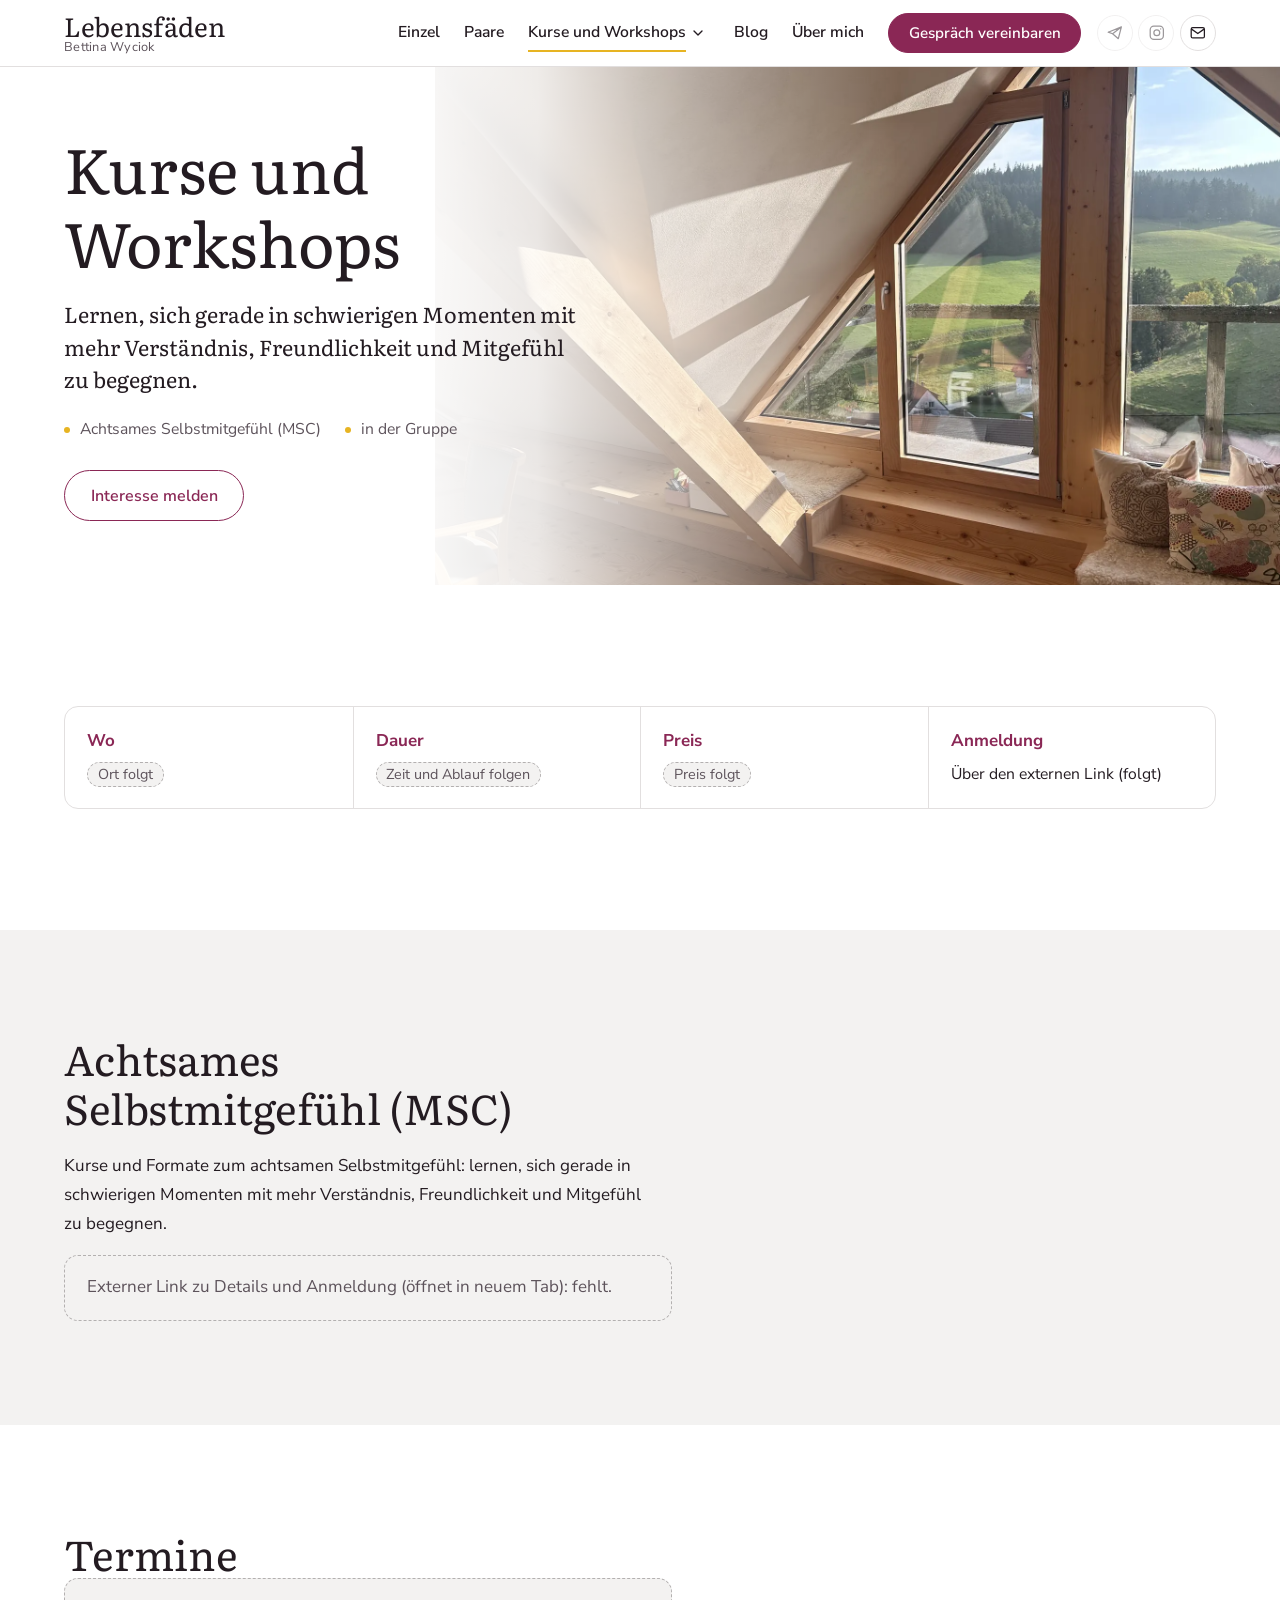
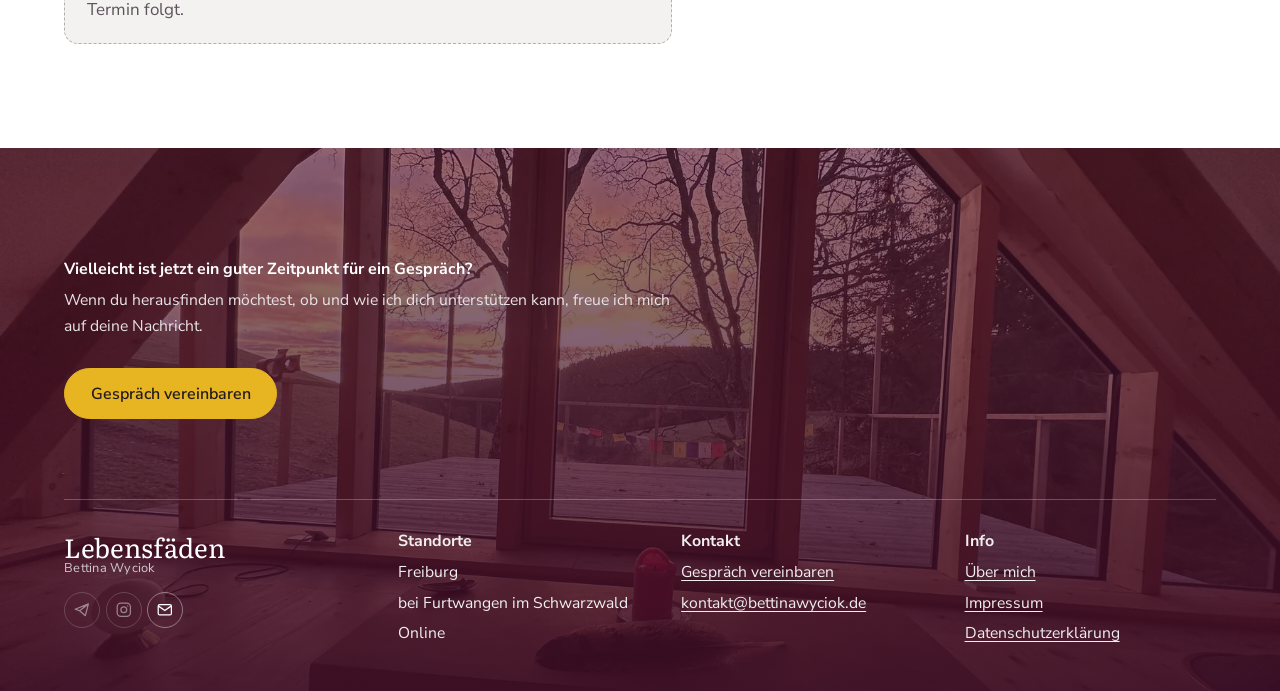
<file: workshops-seminare/index.html>
<!doctype html>
<html lang="de">
<head>
<meta charset="utf-8">
<meta name="viewport" content="width=device-width, initial-scale=1">
<title>Kurse und Workshops · Lebensfäden</title>
<meta name="robots" content="noindex, nofollow"><!-- Entwurf: vor dem Live-Gang entfernen -->
<meta name="theme-color" content="#ffffff">
<link rel="preload" href="../schriften/literata-latin-400-normal.woff2" as="font" type="font/woff2" crossorigin>
<link rel="preload" href="../schriften/nunito-sans-latin-400-normal.woff2" as="font" type="font/woff2" crossorigin>
<link rel="stylesheet" href="../styles.css?v=11">
<script>document.documentElement.classList.add('js')</script>
</head>
<body class="unter">
<a class="zum-inhalt" href="#inhalt">Zum Inhalt springen</a>
<header class="kopf"><div class="kopf-innen">
  <a class="marke" href="../"><strong>Lebensfäden</strong><span>Bettina Wyciok</span></a>
  <div class="kopf-rechts">
    <nav class="hauptmenue" id="menue" aria-label="Hauptmenü"><a href="../einzelbegleitung/">Einzel</a><a href="../paarbegleitung/">Paare</a><div class="mit-unter aktiv"><a class="oben" href="../workshops-seminare/" aria-current="page">Kurse und Workshops</a><button class="unter-knopf" type="button" aria-expanded="false" aria-label="Untermenü Kurse und Workshops"><svg viewBox="0 0 24 24" aria-hidden="true"><path d="M6 9l6 6 6-6"/></svg></button><ul class="unter-menue"><li><a href="../inner-trance-dance/">Inner Trance Dance</a></li><li><a href="../workshops-seminare/" aria-current="page">Achtsames Selbstmitgefühl (MSC)</a></li></ul></div><a href="../blog/">Blog</a><a href="../about/">Über mich</a><a class="knopf klein" href="mailto:kontakt@bettinawyciok.de?subject=Gespräch%20vereinbaren">Gespräch vereinbaren</a><div class="icons icons-menue"><span class="icon aus" title="Telegram-Gruppe: Link folgt" aria-label="Telegram-Gruppe (Link folgt)"><svg viewBox="0 0 24 24" aria-hidden="true"><path d="M21 4L3 11.2l6 2.1M21 4l-4.2 16L9 13.3M21 4L9 13.3"/></svg></span><span class="icon aus" title="Instagram: Link folgt" aria-label="Instagram (Link folgt)"><svg viewBox="0 0 24 24" aria-hidden="true"><rect x="3" y="3" width="18" height="18" rx="5"/><circle cx="12" cy="12" r="4"/><circle cx="17.3" cy="6.7" r=".9" fill="currentColor" stroke="none"/></svg></span><a class="icon" href="mailto:kontakt@bettinawyciok.de?subject=Anfrage" aria-label="E-Mail"><svg viewBox="0 0 24 24" aria-hidden="true"><rect x="3" y="5" width="18" height="14" rx="2"/><path d="M3.5 7l8.5 6 8.5-6"/></svg></a></div></nav>
    <div class="icons"><span class="icon aus" title="Telegram-Gruppe: Link folgt" aria-label="Telegram-Gruppe (Link folgt)"><svg viewBox="0 0 24 24" aria-hidden="true"><path d="M21 4L3 11.2l6 2.1M21 4l-4.2 16L9 13.3M21 4L9 13.3"/></svg></span><span class="icon aus" title="Instagram: Link folgt" aria-label="Instagram (Link folgt)"><svg viewBox="0 0 24 24" aria-hidden="true"><rect x="3" y="3" width="18" height="18" rx="5"/><circle cx="12" cy="12" r="4"/><circle cx="17.3" cy="6.7" r=".9" fill="currentColor" stroke="none"/></svg></span><a class="icon" href="mailto:kontakt@bettinawyciok.de?subject=Anfrage" aria-label="E-Mail"><svg viewBox="0 0 24 24" aria-hidden="true"><rect x="3" y="5" width="18" height="14" rx="2"/><path d="M3.5 7l8.5 6 8.5-6"/></svg></a></div>
    <button class="menue-knopf" type="button" aria-expanded="false" aria-controls="menue" aria-label="Menü öffnen"><svg viewBox="0 0 24 24" aria-hidden="true"><path d="M4 7h16M4 12h16M4 17h16"/></svg></button>
  </div>
</div></header>
<main id="inhalt">
<section class="kopfbild"><img class="hg" src="../bilder/kurse-kopf.webp" width="1800" height="1350" alt=""><div class="hero-inhalt"><h1>Kurse und Workshops</h1><p class="leitsatz">Lernen, sich gerade in schwierigen Momenten mit mehr Verständnis, Freundlichkeit und Mitgefühl zu begegnen.</p><ul class="fakten"><li>Achtsames Selbstmitgefühl (MSC)</li><li>in der Gruppe</li></ul><div class="knoepfe"><a class="knopf leise" href="mailto:kontakt@bettinawyciok.de?subject=Interesse%20an%20MSC">Interesse melden</a></div></div></section><section class="abschnitt"><div class="innen"><dl class="infobox"><div><dt>Wo</dt><dd><span class="fehlt">Ort folgt</span></dd></div><div><dt>Dauer</dt><dd><span class="fehlt">Zeit und Ablauf folgen</span></dd></div><div><dt>Preis</dt><dd><span class="fehlt">Preis folgt</span></dd></div><div><dt>Anmeldung</dt><dd>Über den externen Link (folgt)</dd></div></dl></div></section><section class="abschnitt tint"><div class="innen"><div class="text"><h2>Achtsames Selbstmitgefühl (MSC)</h2><p>Kurse und Formate zum achtsamen Selbstmitgefühl: lernen, sich gerade in schwierigen Momenten mit mehr Verständnis, Freundlichkeit und Mitgefühl zu begegnen.</p><div class="fehlt-block"><p>Externer Link zu Details und Anmeldung (öffnet in neuem Tab): fehlt.</p></div></div></div></section><section class="abschnitt"><div class="innen"><h2>Termine</h2><!-- TERMINE:start art=msc,workshop rahmen=block max=6 titel="Termine" --><div class="fehlt-block"><p>Termin folgt.</p></div><!-- TERMINE:end --></div></section>
</main>
<footer class="fuss">
  <img class="fuss-bg" src="../bilder/fuss.webp" width="1800" height="1350" alt="">
  <div class="fuss-innen">
    <div class="fuss-cta"><h2>Vielleicht ist jetzt ein guter Zeitpunkt für ein Gespräch?</h2><p>Wenn du herausfinden möchtest, ob und wie ich dich unterstützen kann, freue ich mich auf deine Nachricht.</p><div class="knoepfe"><a class="knopf hell" href="mailto:kontakt@bettinawyciok.de?subject=Gespräch%20vereinbaren">Gespräch vereinbaren</a></div></div>
    <div class="fuss-spalten">
      <div><a class="marke" href="../"><strong>Lebensfäden</strong><span>Bettina Wyciok</span></a><div class="icons"><span class="icon aus" title="Telegram-Gruppe: Link folgt" aria-label="Telegram-Gruppe (Link folgt)"><svg viewBox="0 0 24 24" aria-hidden="true"><path d="M21 4L3 11.2l6 2.1M21 4l-4.2 16L9 13.3M21 4L9 13.3"/></svg></span><span class="icon aus" title="Instagram: Link folgt" aria-label="Instagram (Link folgt)"><svg viewBox="0 0 24 24" aria-hidden="true"><rect x="3" y="3" width="18" height="18" rx="5"/><circle cx="12" cy="12" r="4"/><circle cx="17.3" cy="6.7" r=".9" fill="currentColor" stroke="none"/></svg></span><a class="icon" href="mailto:kontakt@bettinawyciok.de?subject=Anfrage" aria-label="E-Mail"><svg viewBox="0 0 24 24" aria-hidden="true"><rect x="3" y="5" width="18" height="14" rx="2"/><path d="M3.5 7l8.5 6 8.5-6"/></svg></a></div></div>
      <div><h2>Standorte</h2><p>Freiburg</p><p>bei Furtwangen im Schwarzwald</p><p>Online</p></div>
      <div><h2>Kontakt</h2><p><a href="mailto:kontakt@bettinawyciok.de?subject=Gespräch%20vereinbaren">Gespräch vereinbaren</a></p><p><a href="mailto:kontakt@bettinawyciok.de?subject=Anfrage">kontakt@bettinawyciok.de</a></p></div>
      <div><h2>Info</h2><p><a href="../about/">Über mich</a></p><p><a href="../impressum/">Impressum</a></p><p><a href="../datenschutzerklarung/">Datenschutzerklärung</a></p></div>
    </div>
  </div>
</footer>
<script src="../main.js?v=11" defer></script>
</body>
</html>
</file>
<file: styles.css>
/* Lebensfäden · Bettina Wyciok – Entwurf 3. Goldgelb auf Weiß, dazu Fuchsia. Schriften selbst gehostet. */
@font-face { font-family: "Literata"; font-weight: 400; font-style: normal; font-display: swap; src: url("schriften/literata-latin-400-normal.woff2") format("woff2"); }
@font-face { font-family: "Literata"; font-weight: 500; font-style: normal; font-display: swap; src: url("schriften/literata-latin-500-normal.woff2") format("woff2"); }
@font-face { font-family: "Nunito Sans"; font-weight: 400; font-style: normal; font-display: swap; src: url("schriften/nunito-sans-latin-400-normal.woff2") format("woff2"); }
@font-face { font-family: "Nunito Sans"; font-weight: 600; font-style: normal; font-display: swap; src: url("schriften/nunito-sans-latin-600-normal.woff2") format("woff2"); }
@font-face { font-family: "Nunito Sans"; font-weight: 700; font-style: normal; font-display: swap; src: url("schriften/nunito-sans-latin-700-normal.woff2") format("woff2"); }

:root {
  --papier: #ffffff;
  --tinte: #231b21;
  --leise: #5d535b;
  --fuchsia: #8a2755;
  --fuchsia-dunkel: #6c1c42;
  --fuchsia-hell: #f5e8ee;
  --gold: #e7b422;
  --gold-dunkel: #c8930c;
  --gold-hell: #fff3cc;
  --grau: #f3f2f1;
  --grau-platz: #e4e3e3;
  --linie: #e2dfdf;
  --font-kopf: "Literata", Georgia, "Times New Roman", serif;
  --font-text: "Nunito Sans", system-ui, -apple-system, "Segoe UI", sans-serif;
  --kopf: 76px; /* wird in main.js gemessen */
  --text: 38rem;
  --breit: 72rem;
  --rand: 1.25rem;
  --rundung: 14px;
}

*, *::before, *::after { box-sizing: border-box; }
html { scroll-padding-top: calc(var(--kopf) + 1rem); -webkit-text-size-adjust: 100%; }
body { margin: 0; color: var(--tinte); background: var(--papier); font: 400 1.0625rem/1.7 var(--font-text); }
img { display: block; max-width: 100%; height: auto; }
a { color: var(--fuchsia); text-underline-offset: .2em; text-decoration-thickness: 1px; }
a:hover { color: var(--fuchsia-dunkel); }
:focus-visible { outline: 3px solid var(--gold-dunkel); outline-offset: 3px; border-radius: 4px; }

h1, h2, h3 { font-family: var(--font-kopf); font-weight: 400; line-height: 1.18; text-wrap: balance; margin: 0; overflow-wrap: break-word; hyphens: auto; }
h1 { font-size: clamp(2.1rem, 5vw, 3.9rem); }
h2 { font-size: clamp(1.8rem, 3.6vw, 2.6rem); }
h3 { font-size: 1.35rem; font-weight: 500; }
p, li, dd { text-wrap: pretty; }
p { margin: 0 0 1rem; }

.zum-inhalt { position: absolute; left: -999px; top: 0; background: var(--fuchsia); color: #fff; padding: .6rem 1rem; z-index: 40; }
.zum-inhalt:focus { left: 0; }

/* Kopfzeile */
.kopf { position: sticky; top: 0; z-index: 30; background: rgba(255, 255, 255, .95); backdrop-filter: blur(8px); border-bottom: 1px solid var(--linie); }
.kopf-innen { max-width: var(--breit); width: calc(100% - 2 * var(--rand)); margin: 0 auto; padding: .7rem 0; display: flex; align-items: center; justify-content: space-between; gap: 1.5rem; }
.marke { text-decoration: none; color: var(--tinte); display: flex; flex-direction: column; line-height: 1.15; white-space: nowrap; }
.marke strong { font: 400 1.65rem/1.1 var(--font-kopf); }
.marke span { font-size: .8rem; color: var(--leise); letter-spacing: .02em; }
.marke:hover { color: var(--fuchsia); }
.hauptmenue { display: flex; align-items: center; gap: .5rem 1.5rem; }
.hauptmenue > a:not(.knopf) { color: var(--tinte); text-decoration: none; font-weight: 600; font-size: .98rem; padding: .3rem 0; border-bottom: 2px solid transparent; white-space: nowrap; }
.hauptmenue > a:not(.knopf):hover, .hauptmenue > a[aria-current="page"] { border-bottom-color: var(--gold); color: var(--tinte); }
.kopf-rechts { display: flex; align-items: center; gap: 1rem; }
.icons { display: flex; gap: .35rem; }
.icon { width: 2.25rem; height: 2.25rem; display: grid; place-items: center; border-radius: 50%; border: 1px solid var(--linie); color: var(--tinte); background: #fff; }
.icon svg { width: 1.1rem; height: 1.1rem; fill: none; stroke: currentColor; stroke-width: 1.7; stroke-linecap: round; stroke-linejoin: round; }
a.icon:hover { color: #fff; background: var(--fuchsia); border-color: var(--fuchsia); }
.icon.aus { opacity: .45; cursor: default; }
.menue-knopf { display: none; width: 2.75rem; height: 2.75rem; place-items: center; color: var(--tinte); background: none; border: 1px solid var(--linie); border-radius: 50%; padding: 0; cursor: pointer; }
.menue-knopf svg { width: 1.4rem; height: 1.4rem; fill: none; stroke: currentColor; stroke-width: 1.8; stroke-linecap: round; }

/* Untermenü Kurse und Workshops */
.mit-unter { position: relative; display: flex; align-items: center; }
.mit-unter > .oben { color: var(--tinte); text-decoration: none; font-weight: 600; font-size: .98rem; padding: .3rem 0; border-bottom: 2px solid transparent; white-space: nowrap; }
.mit-unter > .oben:hover, .mit-unter.aktiv > .oben { border-bottom-color: var(--gold); color: var(--tinte); }
.unter-knopf { background: none; border: 0; padding: .3rem .25rem; color: var(--tinte); cursor: pointer; display: grid; place-items: center; }
.unter-knopf svg { width: 1rem; height: 1rem; fill: none; stroke: currentColor; stroke-width: 2; stroke-linecap: round; stroke-linejoin: round; transition: transform .2s ease; }
.unter-knopf[aria-expanded="true"] svg { transform: rotate(180deg); }
.unter-menue { list-style: none; margin: 0; padding: .5rem; position: absolute; top: calc(100% + .35rem); left: -.75rem; min-width: 17rem; background: #fff; border: 1px solid var(--linie); border-radius: var(--rundung); box-shadow: 0 12px 30px rgba(35, 27, 33, .12); display: none; z-index: 40; }
.unter-menue::before { content: ""; position: absolute; left: 0; right: 0; top: -.5rem; height: .5rem; }
.mit-unter:hover .unter-menue, .mit-unter:focus-within .unter-menue, .mit-unter.offen .unter-menue { display: block; }
.unter-menue a { display: block; padding: .6rem .85rem; border-radius: 8px; color: var(--tinte); text-decoration: none; font-weight: 600; font-size: .96rem; white-space: nowrap; }
.unter-menue a:hover, .unter-menue a[aria-current="page"] { background: var(--grau); color: var(--tinte); }

/* Knöpfe */
.knoepfe { display: flex; flex-wrap: wrap; gap: .75rem 1rem; align-items: center; margin-top: 1.75rem; }
.knopf { display: inline-block; font: 600 1rem var(--font-text); text-decoration: none; padding: .85rem 1.6rem; border-radius: 999px; background: var(--fuchsia); color: #fff; border: 1.5px solid var(--fuchsia); text-align: center; cursor: pointer; }
.knopf:hover { background: var(--fuchsia-dunkel); border-color: var(--fuchsia-dunkel); color: #fff; }
.knopf.klein { padding: .55rem 1.2rem; font-size: .95rem; }
.knopf.leise { background: transparent; color: var(--fuchsia); }
.knopf.leise:hover { background: var(--fuchsia-hell); color: var(--fuchsia-dunkel); }
.knopf.gold { background: var(--gold); border-color: var(--gold); color: var(--tinte); }
.knopf.gold:hover { background: var(--gold-dunkel); border-color: var(--gold-dunkel); color: var(--tinte); }
.knopf.aus { background: var(--grau); border-color: var(--linie); color: var(--leise); cursor: default; }

/* Abschnitte */
.abschnitt { padding: 6.5rem var(--rand); position: relative; }
.abschnitt.tint { background: var(--grau); }
.abschnitt.gold { background: var(--gold-hell); }
.abschnitt.kraft { background: var(--fuchsia); color: #fff; }
.abschnitt.kraft h2, .abschnitt.kraft h3 { color: #fff; }
.abschnitt.kraft a { color: #fff; }
.innen { max-width: var(--breit); margin: 0 auto; }
.text { max-width: var(--text); }
.text ul { margin: 0 0 1rem; padding-left: 1.2rem; }
.text li { margin-bottom: .4rem; }
.text li::marker { color: var(--gold-dunkel); }
.einleitung { max-width: 40rem; margin: 1rem 0 0; font-size: 1.15rem; }
h2 + .text, h2 + p { margin-top: 1.25rem; }

/* Platzhalter und fehlende Angaben */
.platzhalter { margin: 0; display: grid; place-items: center; text-align: center; padding: 1rem; border: 1.5px dashed #b3b0b0; border-radius: var(--rundung); background: var(--grau-platz); color: var(--leise); font-size: .95rem; width: 100%; }
.r43 { aspect-ratio: 4 / 3; } .r32 { aspect-ratio: 3 / 2; } .r169 { aspect-ratio: 16 / 9; } .r45 { aspect-ratio: 4 / 5; }
.foto { margin: 0; }
.foto img { width: 100%; border-radius: var(--rundung); }
.fehlt { display: inline-block; padding: .05rem .6rem; border: 1.5px dashed #b3b0b0; border-radius: 999px; background: var(--grau); color: var(--leise); font-size: .9rem; line-height: 1.5; }
.fehlt-block { border: 1.5px dashed #b3b0b0; border-radius: var(--rundung); background: var(--grau); color: var(--leise); padding: 1.1rem 1.4rem; max-width: var(--text); }
.fehlt-block p { margin: 0; }

/* Bilder über die ganze Breite, nach links ausgeblendet (Hero und Seitenköpfe) */
.hero, .kopfbild { position: relative; overflow: hidden; background: var(--papier); }
.hero { min-height: calc(100lvh - var(--kopf)); display: flex; align-items: center; padding: 3rem var(--rand); }
.kopfbild { min-height: 32rem; display: flex; align-items: center; padding: 4rem var(--rand); }
.hg { position: absolute; top: 0; right: 0; bottom: 0; width: 66%; height: 100%; object-fit: cover; object-position: 55% 25%; }
.hg-platzhalter { position: absolute; top: 0; right: 0; bottom: 0; width: 62%; display: grid; place-items: center; text-align: center; padding: 1rem 1rem 1rem 30%; background: var(--grau-platz); color: var(--leise); font-size: .95rem; }
.hero::before, .kopfbild::before { content: ""; position: absolute; inset: 0; z-index: 1; background: linear-gradient(90deg, #fff 30%, rgba(255, 255, 255, .88) 42%, rgba(255, 255, 255, 0) 70%); }
.hero-inhalt { position: relative; z-index: 2; max-width: var(--breit); margin: 0 auto; width: 100%; }
.hero-inhalt > * { max-width: 37rem; }
.ueberzeile { color: var(--fuchsia); font-weight: 600; font-size: .98rem; margin: 0 0 1.25rem; display: flex; align-items: center; gap: .75rem; }
.ueberzeile::before { content: ""; flex: none; width: 2rem; height: 2px; background: var(--gold); }
.hero h1 { font-size: clamp(2.3rem, 4.8vw, 3.9rem); line-height: 1.1; margin-bottom: 1.5rem; hyphens: none; }
.hero h1 .zweite { display: block; font-size: .56em; line-height: 1.3; margin-top: .6rem; color: var(--leise); }
.hero-inhalt p.lead { font-size: 1.2rem; margin: 0; max-width: 31rem; }
.hero-inhalt p.lead strong { font-weight: 700; }
.methoden { background: #fff; color: var(--tinte); border-top: 1px solid var(--linie); border-bottom: 1px solid var(--linie); padding: 1.15rem var(--rand); }
.methoden ul { list-style: none; max-width: none; margin: 0 auto; padding: 0 1rem; display: flex; flex-wrap: wrap; justify-content: space-between; gap: .4rem 1.5rem; font-size: .98rem; font-weight: 600; }
.methoden li { margin: 0; display: flex; align-items: center; gap: .6rem; }
.methoden li::before { content: ""; width: .4rem; height: .4rem; border-radius: 50%; background: var(--gold); }
@media (prefers-reduced-motion: no-preference) {
  .hero h1 { animation: einblenden .8s ease-out both; }
  @keyframes einblenden { from { opacity: 0; transform: translateY(.5rem); } to { opacity: 1; transform: none; } }
}

/* Seitenköpfe */
.kopfbild h1 { margin-bottom: 1.25rem; }
.leitsatz { font-family: var(--font-kopf); font-size: 1.35rem; line-height: 1.5; margin: 0 0 1.25rem; max-width: 33rem; }
.fakten { list-style: none; padding: 0; margin: 0; display: flex; flex-wrap: wrap; gap: .35rem 1.5rem; color: var(--leise); font-size: .98rem; }
.fakten li { margin: 0; padding-left: 1rem; position: relative; }
.fakten li::before { content: ""; position: absolute; left: 0; top: .7em; width: .4rem; height: .4rem; border-radius: 50%; background: var(--gold); }
.seitenkopf { padding: 4rem var(--rand) 1rem; }
.seitenkopf .innen { max-width: var(--text); margin-left: max(var(--rand), calc((100% - var(--breit)) / 2)); }
.seitenkopf h1 { margin-bottom: 1rem; }

/* Infobox der Angebotsseiten */
.infobox { display: grid; grid-template-columns: repeat(4, 1fr); border: 1px solid var(--linie); border-radius: var(--rundung); background: #fff; overflow: hidden; }
.infobox div { padding: 1.25rem 1.4rem; border-left: 1px solid var(--linie); }
.infobox div:first-child { border-left: 0; }
.infobox dt { font-weight: 700; margin-bottom: .3rem; color: var(--fuchsia); }
.infobox dd { margin: 0; font-size: .98rem; }

/* Start: Angebote */
.angebote { display: grid; grid-template-columns: 1fr 1fr; gap: 2.5rem 2rem; margin-top: 3rem; }
.angebot { display: flex; flex-direction: column; }
.angebot .bild { border-radius: var(--rundung); overflow: hidden; border-top: 0; }
.angebot .bild img { width: 100%; aspect-ratio: 4 / 3; object-fit: cover; }
.angebot-text { padding: 1.5rem .25rem 0; display: flex; flex-direction: column; flex: 1; }
.angebot .fakt { color: var(--leise); font-size: .95rem; margin: 0 0 .6rem; display: flex; flex-wrap: wrap; gap: .25rem .6rem; align-items: center; }
.angebot h3 { font-size: 1.9rem; margin-bottom: .4rem; }
.angebot .claim { font-family: var(--font-kopf); font-size: 1.15rem; color: var(--fuchsia); margin: 0 0 .8rem; }
.angebot p.t { margin-bottom: 0; }
.angebot .knoepfe { margin-top: auto; padding-top: 1.5rem; }

/* Start: Arbeitsweise (kräftige Fläche) */
.drei { display: grid; grid-template-columns: repeat(3, 1fr); gap: 2.5rem; margin-top: 3rem; }
.drei div { border-top: 3px solid var(--gold); padding-top: 1.25rem; font-family: var(--font-kopf); font-size: 1.3rem; line-height: 1.45; }
.zweispaltig { display: grid; grid-template-columns: 1fr 1fr; gap: 5rem; align-items: center; }
.zweispaltig .foto { max-width: 32rem; }
.zweispaltig .foto img { aspect-ratio: 4 / 5; object-fit: cover; object-position: 50% 18%; }
.zweispaltig .text > *:last-child { margin-bottom: 0; }
.faden-text p:first-child { font-family: var(--font-kopf); font-size: 1.45rem; line-height: 1.5; }
.kleinzeile { color: var(--leise); font-size: 1rem; }

.zweispaltig.umgekehrt > :first-child { order: 2; }
.foto.weit img { aspect-ratio: 4 / 5; object-fit: cover; }
.abschnitt.kraft { overflow: hidden; isolation: isolate; }
.kraft-bg { position: absolute; inset: 0; z-index: -1; width: 100%; height: 100%; object-fit: cover; opacity: .3; }
.nach-knopf { margin-top: 1.25rem; }

/* Termine */
.termine { display: grid; gap: 1rem; margin-top: 2rem; max-width: 52rem; }
.termin { display: grid; grid-template-columns: 5rem 1fr auto; gap: 1.25rem; align-items: center; background: #fff; border-radius: var(--rundung); padding: 1.1rem 1.4rem; border: 1px solid var(--linie); }
.termin-datum { text-align: center; line-height: 1; border-right: 3px solid var(--gold); padding-right: 1rem; }
.termin-datum b { display: block; font: 400 2.2rem/1 var(--font-kopf); }
.termin-datum span { font-size: .9rem; color: var(--leise); }
.termin h3 { font-size: 1.2rem; margin-bottom: .15rem; }
.termin p { margin: 0; font-size: .98rem; color: var(--leise); }

/* Unterseiten: Inhalte */
.manchmal p { font-family: var(--font-kopf); font-size: clamp(1.25rem, 2.4vw, 1.6rem); line-height: 1.4; margin: 0 0 1rem; max-width: 36rem; }
.manchmal h2 { margin-bottom: 1.5rem; }
.zwei-spalten { list-style: none; padding: 0; margin: 1.25rem 0 1rem; columns: 2; column-gap: 3rem; max-width: 46rem; }
.zwei-spalten li { break-inside: avoid; padding: .55rem 0 .55rem 1.1rem; border-top: 1px solid var(--linie); position: relative; margin: 0; }
.zwei-spalten li::before { content: ""; position: absolute; left: 0; top: 1.25em; width: .4rem; height: .4rem; border-radius: 50%; background: var(--gold); }
.hinweisbox { border-left: 3px solid var(--gold); padding: .25rem 0 .25rem 1.25rem; max-width: var(--text); }
.hinweisbox h2 { font-size: 1.5rem; margin-bottom: .6rem; }
.hinweisbox p { margin: 0; }
.preise { margin: 1.5rem 0 0; max-width: 44rem; }
.preise div { display: grid; grid-template-columns: 11rem 1fr; gap: 1rem; padding: .9rem 0; border-top: 1px solid var(--linie); }
.preise div:last-child { border-bottom: 1px solid var(--linie); }
.preise dt { font-weight: 700; }
.preise dd { margin: 0; }
.preise-hinweise { max-width: 44rem; margin-top: 1.25rem; color: var(--leise); font-size: .98rem; }
.preise-hinweise p { margin: 0 0 .4rem; }
.qualis { list-style: none; padding: 0; margin: 0 0 2rem; }
.qualis li { padding: .65rem 0; border-top: 1px solid var(--linie); display: grid; grid-template-columns: 1.5fr 1fr 7rem; gap: .25rem 1.5rem; margin: 0; }
.qualis li:last-child { border-bottom: 1px solid var(--linie); }
.qualis .titel { font-weight: 600; }
.qualis .jahr { color: var(--leise); white-space: nowrap; text-align: right; }
.einfach { list-style: none; padding: 0; columns: 2; column-gap: 2rem; margin: 0; }
.einfach li { break-inside: avoid; padding: .2rem 0; }
.abschnitt h3.gruppe { margin: 2rem 0 .75rem; font-size: 1.25rem; }
.abschnitt h3.gruppe:first-of-type { margin-top: 1.5rem; }

/* Blog */
.blog-raster { display: grid; grid-template-columns: repeat(3, 1fr); gap: 2.5rem 2rem; margin-top: 3rem; }
.beitrag { display: flex; flex-direction: column; text-decoration: none; color: var(--tinte); }
.beitrag .bild { border-radius: var(--rundung); overflow: hidden; margin-bottom: 1.1rem; }
.beitrag .bild img { width: 100%; aspect-ratio: 4 / 3; object-fit: cover; transition: transform .5s ease; }
.beitrag:hover .bild img { transform: scale(1.03); }
.beitrag .datum { color: var(--leise); font-size: .92rem; margin-bottom: .3rem; }
.beitrag h3 { font-size: 1.45rem; margin-bottom: .5rem; }
.beitrag:hover h3 { color: var(--fuchsia); }
.beitrag p { margin: 0; color: var(--leise); }
.beitrag-leer { opacity: .9; }
.artikel-kopf { padding: 4rem var(--rand) 2rem; }
.artikel-kopf .innen { max-width: 40rem; }
.artikel-kopf .datum { color: var(--leise); margin-bottom: .6rem; }
.artikel-bild { max-width: 60rem; margin: 1rem auto 0; padding: 0 var(--rand); }
.artikel-bild img { width: 100%; border-radius: var(--rundung); }
.artikel { max-width: 40rem; margin: 3rem auto 0; padding: 0 var(--rand) 6rem; font-size: 1.15rem; line-height: 1.75; }
.artikel h2 { font-size: 1.8rem; margin: 2.5rem 0 1rem; }
.artikel h3 { font-size: 1.4rem; margin: 2rem 0 .75rem; }
.artikel blockquote { margin: 2rem 0; padding: .25rem 0 .25rem 1.4rem; border-left: 3px solid var(--gold); font-family: var(--font-kopf); font-size: 1.3rem; line-height: 1.5; }
.artikel img { border-radius: var(--rundung); margin: 2rem 0; }
.artikel li::marker { color: var(--gold-dunkel); }
.zurueck { display: inline-block; margin-top: 2rem; font-weight: 600; }

/* Faden */
.faden { position: absolute; left: 0; top: 0; width: 100%; height: 100%; pointer-events: none; z-index: 5; overflow: visible; }
.faden path { fill: none; stroke-linecap: round; stroke-linejoin: round; }
.faden .grund { stroke: url(#fadenverlauf); stroke-width: 2; }
.faden .glanz { stroke: #fff6c8; stroke-width: 2.4; stroke-dasharray: 4 520; opacity: .9; }
.faden .knoten { fill: var(--gold); stroke: #fff; stroke-width: 2; opacity: 0; transition: opacity .6s ease; }
.faden .knoten.an { opacity: 1; }
@media (prefers-reduced-motion: no-preference) { .faden .glanz { animation: glanz 60s linear infinite; } @keyframes glanz { to { stroke-dashoffset: -2400; } } }
@media (prefers-reduced-motion: reduce) { .faden .glanz { display: none; } }

/* Fuß mit halbtransparentem Bild im Hintergrund */
.fuss { position: relative; isolation: isolate; overflow: hidden; background: #4a1530; color: #f1eef0; padding: 7rem var(--rand) 2.5rem; font-size: .98rem; }
.fuss-bg { position: absolute; inset: 0; z-index: -2; display: grid; place-items: start end; padding: 1rem 1.25rem; background: linear-gradient(135deg, #7a2650 0%, #4a1530 70%); color: rgba(255, 255, 255, .45); font-size: .85rem; }
img.fuss-bg { object-fit: cover; width: 100%; height: 100%; padding: 0; }
.fuss::before { content: ""; position: absolute; inset: 0; z-index: -1; background: linear-gradient(180deg, rgba(74, 21, 48, .55), rgba(60, 14, 38, .88)); }
.fuss a { color: #f1eef0; }
.fuss a:hover { color: var(--gold); }
.fuss-innen { max-width: var(--breit); margin: 0 auto; }
.fuss-cta { max-width: 38rem; margin-bottom: 5rem; }
.fuss-cta h2 { color: #fff; margin-bottom: 1rem; }
.fuss-cta p { margin: 0; color: #e8e3e6; }
.knopf.hell { background: var(--gold); border-color: var(--gold); color: var(--tinte); }
.knopf.hell:hover { background: #f4c84a; border-color: #f4c84a; color: var(--tinte); }
.fuss-spalten { display: grid; grid-template-columns: 1.2fr 1fr 1fr 1fr; gap: 2rem; border-top: 1px solid rgba(255, 255, 255, .25); padding-top: 2rem; }
.fuss h2 { font-family: var(--font-text); font-size: 1rem; font-weight: 700; margin: 0 0 .5rem; }
.fuss p { margin: 0 0 .25rem; }
.fuss .marke { color: #fff; }
.fuss .marke span { color: #cfc8cc; }
.fuss .icons { margin-top: 1rem; }
.fuss .icon { background: transparent; color: #fff; border-color: rgba(255, 255, 255, .4); }
.fuss a.icon:hover { background: var(--gold); border-color: var(--gold); color: var(--tinte); }

/* Menü ab 1100 px zugeklappt */
@media (max-width: 1100px) {
  .menue-knopf { display: grid; }
  .kopf-rechts .icons { display: none; }
  .mit-unter { display: block; }
  .mit-unter > .oben { display: inline-block; padding: .65rem 0; }
  .unter-knopf { display: none; }
  .unter-menue { display: block; position: static; min-width: 0; margin: 0 0 .25rem; padding: 0 0 0 1rem; border: 0; box-shadow: none; background: none; border-left: 2px solid var(--gold); border-radius: 0; }
  .unter-menue::before { display: none; }
  .unter-menue a { padding: .5rem .5rem; font-weight: 400; }
  .js .hauptmenue { display: none; position: absolute; left: 0; right: 0; top: 100%; background: #fff; border-bottom: 1px solid var(--linie); padding: .75rem var(--rand) 1.25rem; flex-direction: column; align-items: stretch; gap: .15rem; }
  .js .hauptmenue.offen { display: flex; }
  .hauptmenue > a:not(.knopf) { padding: .65rem 0; }
  .hauptmenue .knopf { margin-top: .75rem; }
  .hauptmenue .icons-menue { display: flex; margin-top: .75rem; }
}
@media (min-width: 1101px) { .icons-menue { display: none; } }

/* Handy */
@media (max-width: 960px) {
  .angebote { grid-template-columns: 1fr; gap: 3rem; }
  .blog-raster { grid-template-columns: 1fr 1fr; }
  .infobox { grid-template-columns: 1fr 1fr; }
  .infobox div:nth-child(3) { border-left: 0; }
  .infobox div:nth-child(n+3) { border-top: 1px solid var(--linie); }
}
@media (max-width: 800px) {
  .abschnitt { padding-top: 3.5rem; padding-bottom: 3.5rem; }
  .hero, .kopfbild { display: block; min-height: 0; padding: 0 0 2.5rem; }
  .hg { position: relative; display: block; width: 100%; height: min(46svh, 27rem); object-position: 50% 14%; }
  .hg-platzhalter { position: relative; width: 100%; height: 15rem; padding: 1rem; }
  .kopfbild .hg { height: 17rem; }
  .hero::before, .kopfbild::before { inset: 0 0 auto 0; height: min(46svh, 27rem); background: linear-gradient(180deg, rgba(255, 255, 255, 0) 60%, #fff 100%); pointer-events: none; }
  .kopfbild::before { height: 17rem; }
  .kopfbild:has(.hg-platzhalter)::before { display: none; }
  .hero-inhalt { padding: 0 var(--rand); margin-top: -2.5rem; }
  .kopfbild .hero-inhalt { margin-top: -1.5rem; }
  .kopfbild:has(.hg-platzhalter) .hero-inhalt { margin-top: 1.5rem; }
  .hero h1 { font-size: 2.1rem; margin-bottom: 1rem; }
  .hero-inhalt p.lead { font-size: 1.05rem; }
  .hero-inhalt .knoepfe { margin-top: 1.25rem; }
  .methoden ul { justify-content: flex-start; padding: 0; gap: .2rem 1.25rem; }
  .drei { grid-template-columns: 1fr; gap: 1.75rem; }
  .zweispaltig { grid-template-columns: 1fr; gap: 2rem; }
  .zweispaltig.umgekehrt > :first-child { order: 0; }
  .zweispaltig .foto { max-width: 26rem; }
  .seitenkopf { padding-top: 2.5rem; }
  .seitenkopf .innen { margin-left: auto; }
  .zwei-spalten, .einfach { columns: 1; }
  .preise div { grid-template-columns: 1fr; gap: .15rem; }
  .qualis li { grid-template-columns: 1fr auto; }
  .qualis .institut { grid-column: 1 / -1; order: 3; }
  .termin { grid-template-columns: 4rem 1fr; }
  .termin .knopf { grid-column: 1 / -1; }
  .blog-raster { grid-template-columns: 1fr; }
  .artikel { font-size: 1.08rem; padding-bottom: 3.5rem; }
  .fuss { padding-top: 4rem; }
  .fuss-cta { margin-bottom: 3rem; }
  .fuss-spalten { grid-template-columns: 1fr; gap: 1.25rem; }
  .fuss a { overflow-wrap: anywhere; }
  .infobox { grid-template-columns: 1fr; }
  .infobox div { border-left: 0; border-top: 1px solid var(--linie); }
  .infobox div:first-child { border-top: 0; }
}

/* Globale Abstandsregel (für Bettina bewusst ruhig und großzügig, siehe DESIGN.md). Immer ganz am Ende. */
.abschnitt .innen > h2:first-child, .abschnitt .text > h2:first-child { margin-top: 0; }
.abschnitt h3 { margin-block: 0 .5rem; }
.abschnitt .knoepfe { margin-top: 2rem; }

/* ===== Handy: ein ruhiger, gleichmäßiger Lesefluss (Abstände immer gleich) ===== */
@media (max-width: 800px) {
  :root { --bild-h: min(34svh, 15rem); --luft: 3rem; --absatz: 1rem; }

  /* Abschnitte: oben und unten immer gleich viel Luft */
  .abschnitt, .unter .abschnitt { padding: var(--luft) var(--rand); }
  .abschnitt h2, .abschnitt .text > h2:first-child { margin: 0 0 var(--absatz); }
  .abschnitt h3 { margin: 0 0 .5rem; }
  .abschnitt .einleitung { margin: 0; }
  h2 + p, h2 + .text, h2 + .einleitung { margin-top: 0; }
  .text p, .manchmal p { margin-bottom: var(--absatz); }
  .text > *:last-child, .manchmal > *:last-child { margin-bottom: 0; }

  /* Hero und Seitenköpfe: Bild oben, darunter Text, kein Abschneiden */
  .hero, .kopfbild { display: block; min-height: 0; padding: 0 0 var(--luft); }
  .kopfbild { padding-bottom: 1.5rem; }
  .kopfbild + .abschnitt, .kopfbild + .band { padding-top: 1.5rem; }
  .hg, .kopfbild .hg { position: relative; display: block; width: 100%; height: var(--bild-h); object-position: 50% 14%; }
  .kopfbild::before { height: var(--bild-h); }
  .hg-platzhalter { position: relative; width: 100%; height: var(--bild-h); padding: 1rem; place-items: center; }
  .hero::before, .kopfbild::before { inset: 0 0 auto 0; height: var(--bild-h); background: linear-gradient(180deg, rgba(255,255,255,0) 62%, #fff 100%); }
  .kopfbild:has(.hg-platzhalter)::before { display: none; }
  .hero-inhalt, .kopfbild .hero-inhalt, .kopfbild:has(.hg-platzhalter) .hero-inhalt { margin-top: -1.25rem; padding: 0 var(--rand); }
  .kopfbild:has(.hg-platzhalter) .hero-inhalt { margin-top: 1.5rem; }
  .ueberzeile { font-size: .9rem; margin-bottom: .75rem; }
  .hero h1 { font-size: 2rem; margin-bottom: .75rem; }
  .hero h1 .zweite { font-size: .6em; margin-top: .4rem; }
  .kopfbild h1 { font-size: 2rem; margin-bottom: .75rem; }
  .leitsatz { font-size: 1.15rem; margin-bottom: 1rem; }
  .hero-inhalt p.lead { font-size: 1rem; }
  .fakten { margin-bottom: 0; }

  /* Knöpfe: volle Breite, gleich groß, gleicher Abstand */
  .knoepfe, .abschnitt .knoepfe, .hero-inhalt .knoepfe { flex-direction: column; align-items: stretch; gap: .75rem; margin-top: 1.5rem; }
  .knoepfe .knopf, .knoepfe .aus { width: 100%; }
  .menue-offen .knopf { width: 100%; }

  /* Angebote */
  .angebote { gap: 2.5rem; margin-top: 2rem; }
  .angebot-text { padding: 1.25rem 0 0; }
  .angebot .knoepfe { margin-top: 1.5rem; padding-top: 0; }
  .angebot h3 { font-size: 1.6rem; }
  .angebot .claim { margin-bottom: .6rem; }

  /* Bilder neben Text: erst Bild, dann Text, gleicher Abstand */
  .zweispaltig { gap: 1.75rem; }
  .zweispaltig .foto { max-width: none; }
  .zweispaltig .foto img { aspect-ratio: 4 / 3; }
  .platzhalter { aspect-ratio: 4 / 3; }

  /* Listen, Kästen, Preise, Termine */
  .zwei-spalten { margin: 1rem 0; }
  .infobox div { padding: 1rem 1.25rem; }
  .preise-hinweise { margin-top: 1rem; }
  .termine { margin-top: 1.5rem; }
  .blog-raster { margin-top: 2rem; gap: 2.5rem; }
  .fehlt-block { margin-top: 1rem; }

  /* Footer */
  .fuss { padding-top: 3.5rem; padding-bottom: 2rem; }
  .fuss-cta { margin-bottom: 2.5rem; }
  .fuss-cta h2 { font-size: 1.7rem; }

  /* Faden: schmal, am Rand */
  .faden { opacity: .9; }
}
</file>
